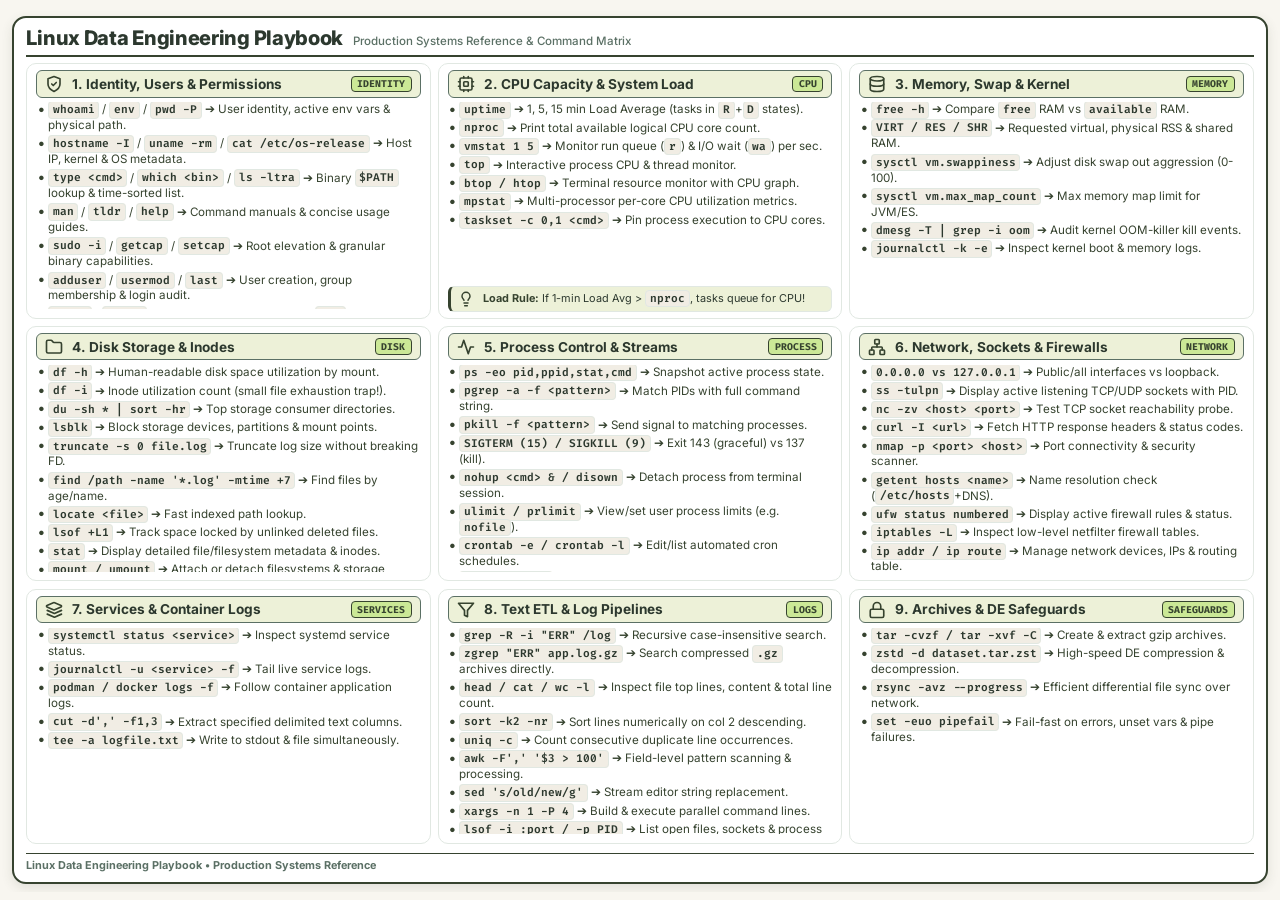
<file: cheatsheet.html>
<!DOCTYPE html>
<html lang="en">
<head>
    <meta charset="UTF-8">
    <meta name="viewport" content="width=device-width, initial-scale=1.0">
    <title>Linux Data Engineering Playbook - Poster Reference</title>
    <!-- Google Fonts: Inter (UI) and Fira Code (Monospace) -->
    <link rel="preconnect" href="https://fonts.googleapis.com">
    <link rel="preconnect" href="https://fonts.gstatic.com" crossorigin>
    <link href="https://fonts.googleapis.com/css2?family=Fira+Code:wght@400;500;600;700&family=Inter:wght@400;500;600;700;800&display=swap" rel="stylesheet">
    
    <style>
        @page {
            size: landscape;
            margin: 8mm;
        }

        :root {
            /* Avocado / Sage Green Theme Tokens */
            --c-tea-green: #cbe896;
            --c-sage-green: #5b7065;
            --c-warm-sand: #f8f6f0;
            --c-soft-sage: #eaf0ec;
            --c-earth-brown: #36432f;
            --c-earth-brown-light: #edf1d8;
            --c-avocado-deep: #2c382e;

            --bg-canvas: #f8f6f0;
            --bg-card: #ffffff;
            --bg-subtle: #edf1d8;
            
            --border-subtle: #e1e8e2;
            --border-strong: #36432f;
            
            --text-heading: #2c382e;
            --text-body: #36432f;
            --text-muted: #5b7065;

            --radius-sm: 6px;
            --radius-md: 10px;
            --radius-lg: 14px;
            --shadow-sm: 0 1px 3px rgba(54, 67, 47, 0.08);
            --shadow-md: 0 4px 12px rgba(54, 67, 47, 0.12);
        }

        * {
            box-sizing: border-box;
            margin: 0;
            padding: 0;
        }

        html, body {
            height: 100vh;
            width: 100vw;
            overflow: hidden;
            background-color: var(--bg-canvas);
            color: var(--text-body);
            font-family: 'Inter', -apple-system, BlinkMacSystemFont, "Segoe UI", Roboto, sans-serif;
            font-size: clamp(0.85rem, 1.25vh + 0.15vw, 0.98rem);
            line-height: 1.35;
            padding: 0.6rem 0.9rem;
            display: flex;
            flex-direction: column;
            align-items: center;
        }

        /* 16:9 Fit-Screen Poster Canvas Container */
        .poster-container {
            width: 100%;
            max-width: 1680px;
            height: 100%;
            background: var(--bg-card);
            border: 2px solid var(--c-earth-brown);
            border-radius: var(--radius-lg);
            padding: 0.65rem 0.9rem;
            box-shadow: var(--shadow-md);
            display: flex;
            flex-direction: column;
            justify-content: space-between;
            position: relative;
            overflow: hidden;
        }

        /* Poster Header Banner */
        .poster-header {
            display: flex;
            align-items: center;
            justify-content: space-between;
            border-bottom: 2px solid var(--c-earth-brown);
            padding-bottom: 0.4rem;
            margin-bottom: 0.45rem;
            flex-shrink: 0;
        }

        .poster-header-title {
            display: flex;
            align-items: baseline;
            gap: 0.75rem;
        }

        .poster-header-title h1 {
            font-family: 'Inter', sans-serif;
            font-size: clamp(1.25rem, 1.95vh + 0.2vw, 1.6rem);
            font-weight: 800;
            color: var(--text-heading);
            letter-spacing: -0.3px;
            line-height: 1.1;
        }

        .poster-header-title p {
            font-family: 'Inter', sans-serif;
            font-size: clamp(0.85rem, 1.1vh + 0.1vw, 0.96rem);
            font-weight: 500;
            color: var(--text-muted);
        }

        /* 3x3 Grid of 9 Section Cards */
        .poster-grid {
            display: grid;
            grid-template-columns: repeat(3, 1fr);
            gap: 0.55rem;
            flex: 1;
            min-height: 0;
            margin-bottom: 0.35rem;
        }

        .card-icon {
            vertical-align: text-bottom;
            display: inline-block;
            margin-right: 0.3rem;
            flex-shrink: 0;
        }

        .card-node {
            background: var(--bg-card);
            border: 1.5px solid var(--border-subtle);
            border-radius: var(--radius-md);
            padding: 0.45rem 0.65rem;
            display: flex;
            flex-direction: column;
            justify-content: space-between;
            position: relative;
            flex: 1;
            min-height: 0;
            overflow: hidden;
        }

        .card-node:hover {
            border-color: var(--c-earth-brown);
        }

        .card-body-wrapper {
            flex: 1;
            min-height: 0;
            overflow: hidden;
            display: flex;
            flex-direction: column;
        }

        /* Unified Card Header Pill Style (No Rainbow Colors) */
        .card-header-pill {
            display: flex;
            align-items: center;
            justify-content: space-between;
            padding: 0.25rem 0.6rem;
            border-radius: var(--radius-sm);
            background: var(--c-earth-brown-light);
            border: 1px solid var(--c-sage-green);
            margin-bottom: 0.35rem;
            flex-shrink: 0;
            color: var(--text-heading);
        }

        .card-header-pill .title {
            font-family: 'Inter', sans-serif;
            font-size: clamp(0.92rem, 1.3vh + 0.15vw, 1.05rem);
            font-weight: 700;
            display: flex;
            align-items: center;
            gap: 0.35rem;
            color: var(--text-heading);
        }

        .card-header-pill .tag {
            font-family: 'Fira Code', monospace;
            font-size: 0.72rem;
            font-weight: 700;
            padding: 0.06rem 0.4rem;
            border-radius: 4px;
            background: var(--c-tea-green);
            color: var(--c-earth-brown);
            border: 1px solid var(--c-earth-brown);
        }

        /* Bullet List */
        .item-list {
            list-style: none;
            margin-bottom: 0.2rem;
            padding-left: 0;
            overflow-y: auto;
            flex: 1;
        }

        .item-list li {
            position: relative;
            padding-left: 0.85rem;
            margin-bottom: 0.2rem;
            font-size: clamp(0.82rem, 1.15vh + 0.1vw, 0.92rem);
            line-height: 1.35;
            color: var(--text-body);
            font-family: 'Inter', sans-serif;
        }

        .item-list li::before {
            content: '•';
            position: absolute;
            left: 0.1rem;
            color: var(--c-earth-brown);
            font-size: 1.05rem;
            line-height: 1;
            top: -0.05rem;
            font-weight: bold;
        }

        /* Monospace Code Formatting */
        code {
            font-family: 'Fira Code', monospace;
            font-size: clamp(0.8rem, 1.1vh + 0.1vw, 0.88rem);
            background: #f1ede4;
            color: var(--text-heading);
            border: 1px solid var(--border-subtle);
            border-radius: 4px;
            padding: 0.02rem 0.28rem;
            font-weight: 600;
        }

        .code-box {
            font-family: 'Fira Code', monospace;
            font-size: clamp(0.78rem, 1.05vh + 0.1vw, 0.86rem);
            background: var(--c-earth-brown);
            color: var(--c-tea-green);
            border-radius: 6px;
            padding: 0.35rem 0.55rem;
            margin: 0.25rem 0;
            line-height: 1.35;
            white-space: pre-wrap;
            word-break: break-all;
            flex-shrink: 0;
        }

        .code-box .comment { color: #a1b5a1; }
        .code-box .cmd { color: #ffffff; font-weight: 700; }

        /* Callout / Safeguard Box */
        .callout-box {
            background: var(--c-earth-brown-light);
            border: 1px solid var(--border-subtle);
            border-left: 3.5px solid var(--c-earth-brown);
            border-radius: var(--radius-sm);
            padding: 0.28rem 0.55rem;
            margin-top: 0.25rem;
            font-size: clamp(0.8rem, 1.05vh + 0.1vw, 0.88rem);
            line-height: 1.35;
            display: flex;
            align-items: center;
            gap: 0.35rem;
            flex-shrink: 0;
            font-family: 'Inter', sans-serif;
            color: var(--text-heading);
        }

        .callout-box strong {
            font-weight: 700;
            color: var(--c-earth-brown);
        }

        /* Poster Footer Banner */
        .poster-footer {
            margin-top: 0.3rem;
            padding-top: 0.3rem;
            border-top: 1.5px solid var(--c-earth-brown);
            display: flex;
            align-items: center;
            justify-content: space-between;
            gap: 0.5rem;
            flex-shrink: 0;
        }

        .tip-pill {
            display: flex;
            align-items: center;
            gap: 0.4rem;
            background: var(--c-tea-green);
            border: 1px solid var(--c-earth-brown);
            color: var(--c-earth-brown);
            border-radius: 6px;
            padding: 0.22rem 0.65rem;
            font-size: 0.8rem;
            font-weight: 700;
            font-family: 'Inter', sans-serif;
        }

        .footer-brand {
            font-size: 0.8rem;
            color: var(--c-sage-green);
            font-weight: 700;
            font-family: 'Inter', sans-serif;
        }

        /* ==========================================================================
           CHEATSHEET MOBILE UI/UX & 1-COLUMN POSTER SCALING (max-width: 768px)
           Leaves Desktop Poster View (>= 1024px) 100% Identical and Unchanged.
           ========================================================================== */

        @media (max-width: 768px) {
            /* 1. Body Viewport Lock Release */
            html, body {
                height: auto !important;
                min-height: 100vh;
                overflow-x: hidden !important;
                overflow-y: auto !important;
                padding: 0.5rem !important;
            }

            /* 2. Container Auto-Scaling */
            .poster-container {
                height: auto !important;
                min-height: 100vh;
                max-width: 100% !important;
                padding: 0.85rem 0.75rem !important;
                overflow: visible !important;
                border-radius: 12px;
            }

            /* 3. Header Responsive Stacking */
            .poster-header {
                flex-direction: column;
                align-items: flex-start;
                gap: 0.45rem;
                margin-bottom: 0.85rem;
            }

            .poster-header-title {
                flex-direction: column;
                align-items: flex-start;
                gap: 0.2rem;
            }

            /* 4. Poster Grid: 3x3 Grid -> Responsive 1-Column Layout */
            .poster-grid {
                grid-template-columns: 1fr !important;
                gap: 0.85rem;
                height: auto !important;
                min-height: auto !important;
                overflow: visible !important;
            }

            .card-node {
                height: auto !important;
                min-height: auto !important;
                overflow: visible !important;
                padding: 0.75rem 0.85rem;
            }

            .card-body-wrapper {
                height: auto !important;
                overflow: visible !important;
            }

            .item-list {
                max-height: none !important;
                overflow: visible !important;
            }

            /* 5. Footer & Tip Pill Touch Targets */
            .poster-footer {
                flex-direction: column;
                align-items: flex-start;
                gap: 0.5rem;
                margin-top: 0.85rem;
                padding-top: 0.65rem;
            }

            .tip-pill {
                width: 100%;
                min-height: 44px;
                justify-content: center;
                padding: 0.6rem 0.85rem;
                touch-action: manipulation;
            }
        }

        @media print {
            body {
                padding: 0;
                background: #ffffff;
                height: 100vh;
                overflow: hidden;
            }
            .poster-container {
                height: 100vh;
                max-width: 100%;
                border: none;
                box-shadow: none;
                padding: 0.4rem;
            }
        }
    </style>
</head>
<body>

    <!-- 16:9 Fit-Screen Poster Canvas Container -->
    <div class="poster-container" id="posterCanvas">

        <!-- Poster Header Banner -->
        <header class="poster-header">
            <div class="poster-header-title">
                <h1>Linux Data Engineering Playbook</h1>
                <p>Production Systems Reference &amp; Command Matrix</p>
            </div>
        </header>

        <!-- 3x3 Grid of 9 Section Cards -->
        <div class="poster-grid">

            <!-- Card 1: Identity, Users & Permissions (19 commands) -->
            <div class="card-node">
                <div class="card-body-wrapper">
                    <div class="card-header-pill">
                        <span class="title"><svg class="card-icon" viewBox="0 0 24 24" width="18" height="18" stroke="#36432f" stroke-width="2.2" fill="none" stroke-linecap="round" stroke-linejoin="round"><path d="M12 22s8-4 8-10V5l-8-3-8 3v7c0 6 8 10 8 10z"></path><path d="m9 12 2 2 4-4"></path></svg> 1. Identity, Users &amp; Permissions</span>
                        <span class="tag">IDENTITY</span>
                    </div>
                    <ul class="item-list">
                        <li><code>whoami</code> / <code>env</code> / <code>pwd -P</code> ➔ User identity, active env vars &amp; physical path.</li>
                        <li><code>hostname -I</code> / <code>uname -rm</code> / <code>cat /etc/os-release</code> ➔ Host IP, kernel &amp; OS metadata.</li>
                        <li><code>type &lt;cmd&gt;</code> / <code>which &lt;bin&gt;</code> / <code>ls -ltra</code> ➔ Binary <code>$PATH</code> lookup &amp; time-sorted list.</li>
                        <li><code>man</code> / <code>tldr</code> / <code>help</code> ➔ Command manuals &amp; concise usage guides.</li>
                        <li><code>sudo -i</code> / <code>getcap</code> / <code>setcap</code> ➔ Root elevation &amp; granular binary capabilities.</li>
                        <li><code>adduser</code> / <code>usermod</code> / <code>last</code> ➔ User creation, group membership &amp; login audit.</li>
                        <li><code>chmod</code> / <code>chown</code> ➔ Modify file permission bits (<code>755</code>) &amp; user/group ownership.</li>
                        <li><code>apt</code> / <code>dpkg -s</code> / <code>dpkg -S</code> ➔ Package management, status &amp; file ownership.</li>
                    </ul>
                </div>
            </div>

            <!-- Card 2: CPU Capacity & System Load (7 commands) -->
            <div class="card-node">
                <div class="card-body-wrapper">
                    <div class="card-header-pill">
                        <span class="title"><svg class="card-icon" viewBox="0 0 24 24" width="18" height="18" stroke="#36432f" stroke-width="2.2" fill="none" stroke-linecap="round" stroke-linejoin="round"><rect width="16" height="16" x="4" y="4" rx="2"></rect><rect width="6" height="6" x="9" y="9" rx="1"></rect><path d="M15 2v2M15 20v2M2 15h2M2 9h2M20 15h2M20 9h2M9 2v2M9 20v2"></path></svg> 2. CPU Capacity &amp; System Load</span>
                        <span class="tag">CPU</span>
                    </div>
                    <ul class="item-list">
                        <li><code>uptime</code> ➔ 1, 5, 15 min Load Average (tasks in <code>R</code>+<code>D</code> states).</li>
                        <li><code>nproc</code> ➔ Print total available logical CPU core count.</li>
                        <li><code>vmstat 1 5</code> ➔ Monitor run queue (<code>r</code>) &amp; I/O wait (<code>wa</code>) per sec.</li>
                        <li><code>top</code> ➔ Interactive process CPU &amp; thread monitor.</li>
                        <li><code>btop / htop</code> ➔ Terminal resource monitor with CPU graph.</li>
                        <li><code>mpstat</code> ➔ Multi-processor per-core CPU utilization metrics.</li>
                        <li><code>taskset -c 0,1 &lt;cmd&gt;</code> ➔ Pin process execution to CPU cores.</li>
                    </ul>
                </div>
                <div class="callout-box">
                    <svg class="card-icon" viewBox="0 0 24 24" width="16" height="16" stroke="#36432f" stroke-width="2.2" fill="none" stroke-linecap="round" stroke-linejoin="round"><path d="M15 14c.2-1 .7-1.7 1.5-2.5 1-.9 1.5-2.2 1.5-3.5A6 6 0 0 0 6 8c0 1 .2 2.2 1.5 3.5.7.7 1.3 1.5 1.5 2.5"></path><path d="M9 18h6"></path><path d="M10 22h4"></path></svg>
                    <div><strong>Load Rule:</strong> If 1-min Load Avg &gt; <code>nproc</code>, tasks queue for CPU!</div>
                </div>
            </div>

            <!-- Card 3: Memory, Swap & Kernel (6 commands) -->
            <div class="card-node">
                <div class="card-body-wrapper">
                    <div class="card-header-pill">
                        <span class="title"><svg class="card-icon" viewBox="0 0 24 24" width="18" height="18" stroke="#36432f" stroke-width="2.2" fill="none" stroke-linecap="round" stroke-linejoin="round"><ellipse cx="12" cy="5" rx="9" ry="3"></ellipse><path d="M3 5v14c0 1.66 4 3 9 3s9-1.34 9-3V5"></path><path d="M3 12c0 1.66 4 3 9 3s9-1.34 9-3"></path></svg> 3. Memory, Swap &amp; Kernel</span>
                        <span class="tag">MEMORY</span>
                    </div>
                    <ul class="item-list">
                        <li><code>free -h</code> ➔ Compare <code>free</code> RAM vs <code>available</code> RAM.</li>
                        <li><code>VIRT / RES / SHR</code> ➔ Requested virtual, physical RSS &amp; shared RAM.</li>
                        <li><code>sysctl vm.swappiness</code> ➔ Adjust disk swap out aggression (0-100).</li>
                        <li><code>sysctl vm.max_map_count</code> ➔ Max memory map limit for JVM/ES.</li>
                        <li><code>dmesg -T | grep -i oom</code> ➔ Audit kernel OOM-killer kill events.</li>
                        <li><code>journalctl -k -e</code> ➔ Inspect kernel boot &amp; memory logs.</li>
                    </ul>
                </div>
            </div>

            <!-- Card 4: Disk Storage, Inodes & Mounts (11 commands) -->
            <div class="card-node">
                <div class="card-body-wrapper">
                    <div class="card-header-pill">
                        <span class="title"><svg class="card-icon" viewBox="0 0 24 24" width="18" height="18" stroke="#36432f" stroke-width="2.2" fill="none" stroke-linecap="round" stroke-linejoin="round"><path d="M20 20a2 2 0 0 0 2-2V8a2 2 0 0 0-2-2h-7.9a2 2 0 0 1-1.69-.9L9.6 3.9A2 2 0 0 0 7.93 3H4a2 2 0 0 0-2 2v13a2 2 0 0 0 2 2Z"></path></svg> 4. Disk Storage &amp; Inodes</span>
                        <span class="tag">DISK</span>
                    </div>
                    <ul class="item-list">
                        <li><code>df -h</code> ➔ Human-readable disk space utilization by mount.</li>
                        <li><code>df -i</code> ➔ Inode utilization count (small file exhaustion trap!).</li>
                        <li><code>du -sh * | sort -hr</code> ➔ Top storage consumer directories.</li>
                        <li><code>lsblk</code> ➔ Block storage devices, partitions &amp; mount points.</li>
                        <li><code>truncate -s 0 file.log</code> ➔ Truncate log size without breaking FD.</li>
                        <li><code>find /path -name '*.log' -mtime +7</code> ➔ Find files by age/name.</li>
                        <li><code>locate &lt;file&gt;</code> ➔ Fast indexed path lookup.</li>
                        <li><code>lsof +L1</code> ➔ Track space locked by unlinked deleted files.</li>
                        <li><code>stat</code> ➔ Display detailed file/filesystem metadata &amp; inodes.</li>
                        <li><code>mount / umount</code> ➔ Attach or detach filesystems &amp; storage devices.</li>
                        <li><code>iostat</code> ➔ Storage device I/O statistics (tps, read/write MB/s).</li>
                    </ul>
                </div>
            </div>

            <!-- Card 5: Process Control & Streams (9 commands) -->
            <div class="card-node">
                <div class="card-body-wrapper">
                    <div class="card-header-pill">
                        <span class="title"><svg class="card-icon" viewBox="0 0 24 24" width="18" height="18" stroke="#36432f" stroke-width="2.2" fill="none" stroke-linecap="round" stroke-linejoin="round"><path d="M22 12h-4l-3 9L9 3l-3 9H2"></path></svg> 5. Process Control &amp; Streams</span>
                        <span class="tag">PROCESS</span>
                    </div>
                    <ul class="item-list">
                        <li><code>ps -eo pid,ppid,stat,cmd</code> ➔ Snapshot active process state.</li>
                        <li><code>pgrep -a -f &lt;pattern&gt;</code> ➔ Match PIDs with full command string.</li>
                        <li><code>pkill -f &lt;pattern&gt;</code> ➔ Send signal to matching processes.</li>
                        <li><code>SIGTERM (15) / SIGKILL (9)</code> ➔ Exit 143 (graceful) vs 137 (kill).</li>
                        <li><code>nohup &lt;cmd&gt; &amp; / disown</code> ➔ Detach process from terminal session.</li>
                        <li><code>ulimit / prlimit</code> ➔ View/set user process limits (e.g. <code>nofile</code>).</li>
                        <li><code>crontab -e / crontab -l</code> ➔ Edit/list automated cron schedules.</li>
                        <li><code>FD 0 / 1 / 2</code> ➔ Standard Input (0), Output (1), Error (2).</li>
                        <li><code>&gt; file 2&gt;&amp;1 &amp; /dev/null</code> ➔ Stream redirection &amp; discard.</li>
                    </ul>
                </div>
            </div>

            <!-- Card 6: Network, Sockets & Firewalls (9 commands) -->
            <div class="card-node">
                <div class="card-body-wrapper">
                    <div class="card-header-pill">
                        <span class="title"><svg class="card-icon" viewBox="0 0 24 24" width="18" height="18" stroke="#36432f" stroke-width="2.2" fill="none" stroke-linecap="round" stroke-linejoin="round"><rect x="16" y="16" width="6" height="6" rx="1"></rect><rect x="2" y="16" width="6" height="6" rx="1"></rect><rect x="9" y="2" width="6" height="6" rx="1"></rect><path d="M5 16v-3a1 1 0 0 1 1-1h12a1 1 0 0 1 1 1v3"></path><path d="M12 12V8"></path></svg> 6. Network, Sockets &amp; Firewalls</span>
                        <span class="tag">NETWORK</span>
                    </div>
                    <ul class="item-list">
                        <li><code>0.0.0.0 vs 127.0.0.1</code> ➔ Public/all interfaces vs loopback.</li>
                        <li><code>ss -tulpn</code> ➔ Display active listening TCP/UDP sockets with PID.</li>
                        <li><code>nc -zv &lt;host&gt; &lt;port&gt;</code> ➔ Test TCP socket reachability probe.</li>
                        <li><code>curl -I &lt;url&gt;</code> ➔ Fetch HTTP response headers &amp; status codes.</li>
                        <li><code>nmap -p &lt;port&gt; &lt;host&gt;</code> ➔ Port connectivity &amp; security scanner.</li>
                        <li><code>getent hosts &lt;name&gt;</code> ➔ Name resolution check (<code>/etc/hosts</code>+DNS).</li>
                        <li><code>ufw status numbered</code> ➔ Display active firewall rules &amp; status.</li>
                        <li><code>iptables -L</code> ➔ Inspect low-level netfilter firewall tables.</li>
                        <li><code>ip addr / ip route</code> ➔ Manage network devices, IPs &amp; routing table.</li>
                    </ul>
                </div>
            </div>

            <!-- Card 7: Services, Containers & Logging (5 commands) -->
            <div class="card-node">
                <div class="card-body-wrapper">
                    <div class="card-header-pill">
                        <span class="title"><svg class="card-icon" viewBox="0 0 24 24" width="18" height="18" stroke="#36432f" stroke-width="2.2" fill="none" stroke-linecap="round" stroke-linejoin="round"><path d="m12.83 2.18a2 2 0 0 0-1.66 0L2.6 6.08a1 1 0 0 0 0 1.83l8.58 3.91a2 2 0 0 0 1.66 0l8.58-3.9a1 1 0 0 0 0-1.83Z"></path><path d="m22 12.5-8.58 3.91a2 2 0 0 1-1.66 0L3 12.5"></path><path d="m22 17.5-8.58 3.91a2 2 0 0 1-1.66 0L3 17.5"></path></svg> 7. Services &amp; Container Logs</span>
                        <span class="tag">SERVICES</span>
                    </div>
                    <ul class="item-list">
                        <li><code>systemctl status &lt;service&gt;</code> ➔ Inspect systemd service status.</li>
                        <li><code>journalctl -u &lt;service&gt; -f</code> ➔ Tail live service logs.</li>
                        <li><code>podman / docker logs -f</code> ➔ Follow container application logs.</li>
                        <li><code>cut -d',' -f1,3</code> ➔ Extract specified delimited text columns.</li>
                        <li><code>tee -a logfile.txt</code> ➔ Write to stdout &amp; file simultaneously.</li>
                    </ul>
                </div>
            </div>

            <!-- Card 8: Text ETL & Log Pipelines (10 commands) -->
            <div class="card-node">
                <div class="card-body-wrapper">
                    <div class="card-header-pill">
                        <span class="title"><svg class="card-icon" viewBox="0 0 24 24" width="18" height="18" stroke="#36432f" stroke-width="2.2" fill="none" stroke-linecap="round" stroke-linejoin="round"><polygon points="22 3 2 3 10 12.46 10 19 14 21 14 12.46 22 3"></polygon></svg> 8. Text ETL &amp; Log Pipelines</span>
                        <span class="tag">LOGS</span>
                    </div>
                    <ul class="item-list">
                        <li><code>grep -R -i "ERR" /log</code> ➔ Recursive case-insensitive search.</li>
                        <li><code>zgrep "ERR" app.log.gz</code> ➔ Search compressed <code>.gz</code> archives directly.</li>
                        <li><code>head / cat / wc -l</code> ➔ Inspect file top lines, content &amp; total line count.</li>
                        <li><code>sort -k2 -nr</code> ➔ Sort lines numerically on col 2 descending.</li>
                        <li><code>uniq -c</code> ➔ Count consecutive duplicate line occurrences.</li>
                        <li><code>awk -F',' '$3 &gt; 100'</code> ➔ Field-level pattern scanning &amp; processing.</li>
                        <li><code>sed 's/old/new/g'</code> ➔ Stream editor string replacement.</li>
                        <li><code>xargs -n 1 -P 4</code> ➔ Build &amp; execute parallel command lines.</li>
                        <li><code>lsof -i :port / -p PID</code> ➔ List open files, sockets &amp; process FDs.</li>
                        <li><code>sysctl -a</code> ➔ Configure runtime kernel parameters dynamically.</li>
                    </ul>
                </div>
            </div>

            <!-- Card 9: Packages, Archives & DE Safeguards (4 commands + Safeguards) -->
            <div class="card-node">
                <div class="card-body-wrapper">
                    <div class="card-header-pill">
                        <span class="title"><svg class="card-icon" viewBox="0 0 24 24" width="18" height="18" stroke="#36432f" stroke-width="2.2" fill="none" stroke-linecap="round" stroke-linejoin="round"><rect width="18" height="11" x="3" y="11" rx="2" ry="2"></rect><path d="M7 11V7a5 5 0 0 1 10 0v4"></path></svg> 9. Archives &amp; DE Safeguards</span>
                        <span class="tag">SAFEGUARDS</span>
                    </div>
                    <ul class="item-list">
                        <li><code>tar -cvzf / tar -xvf -C</code> ➔ Create &amp; extract gzip archives.</li>
                        <li><code>zstd -d dataset.tar.zst</code> ➔ High-speed DE compression &amp; decompression.</li>
                        <li><code>rsync -avz --progress</code> ➔ Efficient differential file sync over network.</li>
                        <li><code>set -euo pipefail</code> ➔ Fail-fast on errors, unset vars &amp; pipe failures.</li>
                    </ul>
                </div>
            </div>

        </div>

        <!-- Poster Footer Banner -->
        <footer class="poster-footer">
            <div class="footer-brand">
                Linux Data Engineering Playbook • Production Systems Reference
            </div>
        </footer>

    </div>

</body>
</html>
</file>
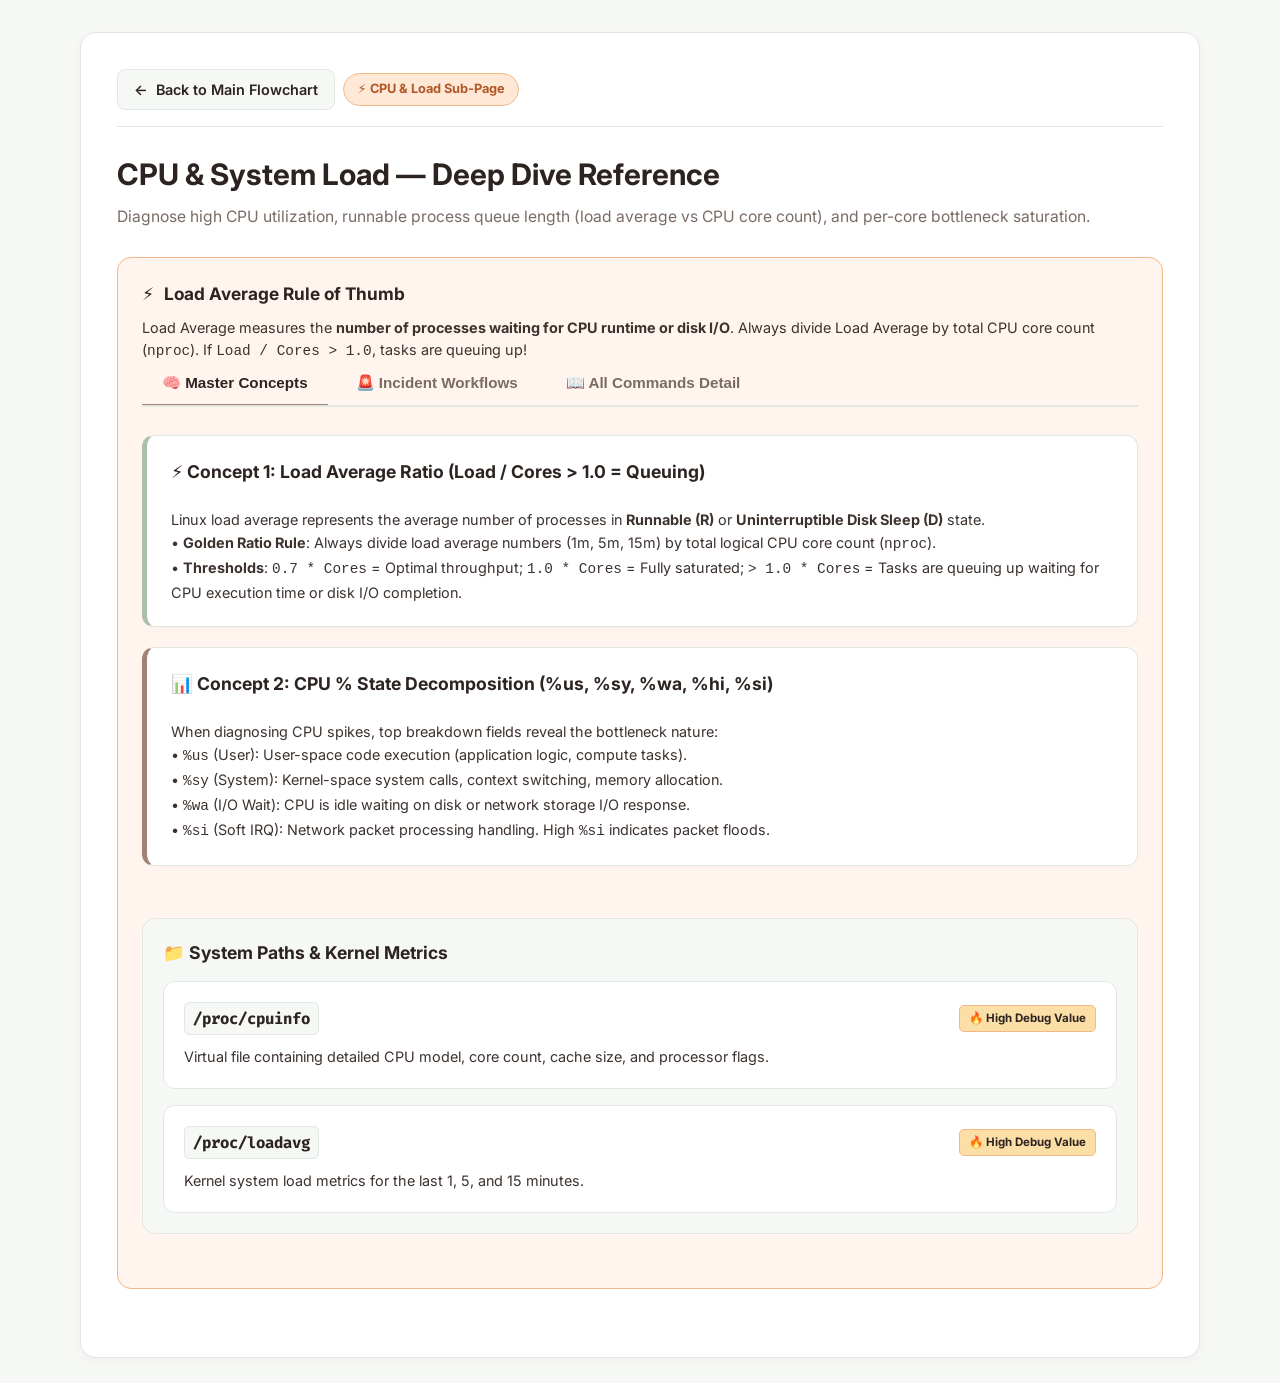
<file: cpu.html>
<!DOCTYPE html>
<html lang="en">
<head>
    <meta charset="UTF-8">
    <meta name="viewport" content="width=device-width, initial-scale=1.0">
    <title>CPU & System Load — Sub-Page | Linux Server Triage</title>
    <!-- Google Fonts -->
    <link rel="preconnect" href="https://fonts.googleapis.com">
    <link rel="preconnect" href="https://fonts.gstatic.com" crossorigin>
    <link href="https://fonts.googleapis.com/css2?family=Fira+Code:wght@400;500;600&family=Inter:wght@300;400;500;600;700&display=swap" rel="stylesheet">
    <style>
        :root {
            --c-tea-green: #cbe896;
            --c-sage-green: #aac0aa;
            --c-warm-sand: #fcdfa6;
            --c-peach: #f4b886;
            --c-taupe: #a18276;

            --bg-canvas: #f6f8f6;
            --bg-board: #ffffff;
            --bg-card: #ffffff;
            --border-subtle: #e1e8e2;
            
            --text-heading: #2d2421;
            --text-body: #3c322e;
            --text-muted: #7a6b65;
            
            --font-sans: 'Inter', system-ui, -apple-system, sans-serif;
            --font-mono: 'Fira Code', monospace;
            
            --shadow-card: 0 4px 12px -2px rgba(161, 130, 118, 0.08);
        }

        * { box-sizing: border-box; margin: 0; padding: 0; }
        body { background-color: var(--bg-canvas); color: var(--text-body); font-family: var(--font-sans); line-height: 1.6; padding: 2rem 1rem; min-height: 100vh; }
        .page-container { max-width: 1120px; margin: 0 auto; background: var(--bg-board); border: 1px solid var(--border-subtle); border-radius: 16px; padding: 2.25rem; box-shadow: var(--shadow-card); }
        .top-nav { display: flex; justify-content: flex-start; gap: 0.5rem; align-items: center; margin-bottom: 1.5rem; padding-bottom: 1rem; border-bottom: 1px solid var(--border-subtle); }
        .back-btn { display: inline-flex; align-items: center; gap: 0.5rem; text-decoration: none; color: var(--text-heading); font-weight: 600; font-size: 0.9rem; background: var(--bg-canvas); padding: 0.5rem 1rem; border-radius: 8px; border: 1px solid var(--border-subtle); transition: all 0.2s ease; }
        .back-btn:hover { background: #ffe8d6; border-color: var(--c-peach); transform: translateX(-2px); }
        .domain-badge { background: #ffe8d6; color: #b05726; font-size: 0.8rem; font-weight: 700; padding: 0.35rem 0.85rem; border-radius: 20px; border: 1px solid #f4b886; }
        .header-title { font-size: 1.85rem; font-weight: 700; color: var(--text-heading); margin-bottom: 0.35rem; }
        .header-subtitle { color: var(--text-muted); font-size: 0.98rem; margin-bottom: 1.75rem; }
        
        .banner-container { background: #fff5ee; border: 1px solid #f4b886; border-radius: 14px; padding: 1.35rem 1.5rem; margin-bottom: 2rem; }
        .banner-title { font-weight: 700; color: var(--text-heading); font-size: 1.08rem; margin-bottom: 0.6rem; display: flex; align-items: center; gap: 0.6rem; }
        .banner-desc { font-size: 0.9rem; color: var(--text-body); line-height: 1.5; }

        .sub-tabs { display: flex; gap: 0.5rem; border-bottom: 2px solid var(--border-subtle); margin-bottom: 1.75rem; overflow-x: auto; white-space: nowrap; }
        .tab-btn { background: none; border: none; font-size: 0.95rem; font-weight: 600; color: var(--text-muted); padding: 0.75rem 1.25rem; cursor: pointer; border-bottom: 3px solid transparent; margin-bottom: -2px; transition: all 0.2s ease; white-space: nowrap; }
        .tab-btn:hover { color: var(--text-heading); background: var(--bg-canvas); border-radius: 6px 6px 0 0; }
        .tab-btn.active { color: var(--text-heading); border-bottom-color: var(--c-taupe); font-weight: 700; }
        .tab-panel { display: none; flex-direction: column; gap: 1.75rem; }
        .tab-panel.active { display: flex; }

        .cmd-block { background: var(--bg-card); border: 1px solid var(--border-subtle); border-radius: 12px; padding: 1.35rem 1.5rem; display: flex; flex-direction: column; gap: 0.9rem; box-shadow: 0 2px 8px rgba(0,0,0,0.02); }
        .cmd-title { font-size: 1.12rem; font-weight: 700; color: var(--text-heading); display: flex; align-items: center; gap: 0.55rem; }
        .cmd-icon { color: var(--c-taupe); font-family: var(--font-mono); font-weight: 700; }
        .cmd-intent { font-size: 0.88rem; color: var(--text-muted); font-weight: 500; }
        .code-box { background: #2d2421; border-radius: 8px; padding: 0.75rem 1rem; font-family: var(--font-mono); font-size: 0.9rem; color: #f6f8f6; display: flex; justify-content: space-between; align-items: center; }
        .code-text { color: #f4b886; font-weight: 600; }
        .copy-btn { background: rgba(255, 255, 255, 0.12); border: 1px solid rgba(255, 255, 255, 0.2); color: #ffffff; padding: 0.3rem 0.75rem; border-radius: 6px; font-size: 0.78rem; font-weight: 600; cursor: pointer; transition: all 0.2s ease; }
        .copy-btn:hover { background: #f4b886; color: #2d2421; }

        .flags-box { background: var(--bg-canvas); border: 1px solid var(--border-subtle); border-radius: 8px; padding: 0.75rem 1rem; display: flex; flex-direction: column; gap: 0.5rem; }
        .flags-box-header { font-size: 0.76rem; font-weight: 700; color: var(--text-muted); text-transform: uppercase; letter-spacing: 0.05em; padding-bottom: 0.35rem; border-bottom: 1px dashed var(--border-subtle); display: flex; align-items: center; gap: 0.4rem; }
        .flags-box-body { display: flex; flex-direction: column; gap: 0.45rem; }
        .flag-row { display: flex; align-items: center; gap: 0.75rem; font-size: 0.85rem; color: var(--text-body); }
        .flag-code { font-family: var(--font-mono); font-weight: 700; color: var(--text-heading); background: #ffffff; padding: 0.15rem 0.5rem; border-radius: 4px; border: 1px solid var(--border-subtle); font-size: 0.8rem; white-space: nowrap; min-width: 100px; text-align: center; }

        .output-box { background: #faf8f5; color: #2d2421; border: 1px solid #e1e8e2; font-family: var(--font-mono); font-size: 0.83rem; padding: 0.85rem 1.1rem; border-radius: 8px; overflow-x: auto; white-space: pre; }
        .metric-box { background: #ffe8d6; color: #b05726; border: 1px solid #f4b886; border-radius: 8px; padding: 0.65rem 0.95rem; font-size: 0.86rem; font-weight: 500; display: flex; align-items: flex-start; gap: 0.5rem; }

        .cards-grid { display: flex; flex-direction: column; gap: 1rem; }
        .path-card, .scenario-card { background: var(--bg-card); border: 1px solid var(--border-subtle); border-radius: 12px; padding: 1.25rem; display: flex; flex-direction: column; gap: 0.6rem; }
        .path-header { display: flex; justify-content: space-between; align-items: center; }
        .path-code { font-family: var(--font-mono); font-weight: 700; font-size: 0.98rem; color: var(--text-heading); background: var(--bg-canvas); padding: 0.2rem 0.5rem; border-radius: 5px; border: 1px solid var(--border-subtle); }
        .priority-tag { font-size: 0.72rem; font-weight: 700; padding: 0.22rem 0.55rem; border-radius: 5px; }
        .p-high { background: #fcdfa6; color: #2d2421; border: 1px solid #f4b886; }
        .p-sys { background: #e1e8e2; color: #4a3e39; border: 1px solid #aac0aa; }

        #toast { position: fixed; bottom: 2rem; right: 2rem; background: var(--text-heading); color: #ffffff; padding: 0.65rem 1.25rem; border-radius: 8px; font-size: 0.88rem; font-weight: 500; box-shadow: 0 4px 16px rgba(0,0,0,0.2); opacity: 0; transform: translateY(10px); transition: all 0.25s ease; pointer-events: none; z-index: 1000; }
        #toast.show { opacity: 1; transform: translateY(0); }

        /* Consolidated Incident Flow Card Container */
        .incident-flow-card {
            background: #ffffff;
            border: 1px solid var(--border-subtle);
            border-radius: 12px;
            padding: 1.1rem 1.35rem;
            display: flex;
            flex-direction: column;
            gap: 0.85rem;
            box-shadow: var(--shadow-card);
            transition: all 0.2s ease;
            margin-bottom: 1rem;
        }

        .incident-flow-card:hover {
            border-color: var(--c-taupe);
            box-shadow: var(--shadow-hover);
        }

        .incident-flow-card[data-category="identity"] { border-left: 5px solid var(--c-sage-green); }
        .incident-flow-card[data-category="cpu"]      { border-left: 5px solid var(--c-peach); }
        .incident-flow-card[data-category="memory"]   { border-left: 5px solid var(--c-warm-sand); }
        .incident-flow-card[data-category="disk"]     { border-left: 5px solid var(--c-tea-green); }
        .incident-flow-card[data-category="network"]  { border-left: 5px solid var(--c-taupe); }
        .incident-flow-card[data-category="services"] { border-left: 5px solid var(--c-sage-green); }

        .incident-card-header {
            display: flex;
            justify-content: space-between;
            align-items: center;
            gap: 1rem;
            flex-wrap: wrap;
        }

        .incident-card-title-group {
            display: flex;
            align-items: center;
            gap: 0.65rem;
        }

        .incident-card-title {
            font-size: 1.05rem;
            font-weight: 700;
            color: var(--text-heading);
        }

        .incident-card-actions {
            display: flex;
            align-items: center;
            gap: 0.5rem;
        }

        /* Clean Neutral Strategy Banner */
        .incident-strategy-banner {
            background: #f6f8f6;
            border: 1px solid #e1e8e2;
            border-radius: 8px;
            padding: 0.65rem 0.85rem;
            font-size: 0.78rem;
            line-height: 1.45;
            display: flex;
            flex-direction: column;
            gap: 0.45rem;
        }

        .rule-badge {
            color: #4a3e39;
            font-weight: 700;
            font-size: 0.82rem;
            flex-shrink: 0;
            margin-right: 0.15rem;
            background: transparent;
            border: none;
            padding: 0;
        }

        .incident-steps-grid {
            display: grid;
            grid-template-columns: repeat(4, 1fr);
            gap: 0.75rem;
        }

        @media (max-width: 1024px) {
            .incident-steps-grid {
                grid-template-columns: repeat(2, 1fr);
            }
        }

        .incident-step-card {
            background: var(--bg-canvas);
            border: 1px solid var(--border-subtle);
            border-radius: 8px;
            padding: 0.75rem 0.85rem;
            display: flex;
            flex-direction: column;
            gap: 0.45rem;
        }

        .step-header {
            display: flex;
            justify-content: space-between;
            align-items: center;
            gap: 0.35rem;
        }

        .step-code-box {
            margin: 0.15rem 0;
            overflow-x: auto;
            white-space: nowrap;
        }

        .step-code-box code {
            background: #fdf2e1;
            border: 1px solid #f5c278;
            color: #4a2810;
            font-weight: 700;
            padding: 0.22rem 0.55rem;
            border-radius: 5px;
            display: inline-block;
            font-size: 0.78rem;
        }

        .step-intent-desc {
            font-size: 0.75rem;
            color: var(--text-body);
            line-height: 1.35;
        }

        .step-tag-num {
            font-size: 0.72rem;
            font-weight: 700;
            text-transform: uppercase;
            color: var(--text-muted);
            letter-spacing: 0.04em;
        }

        /* Soft Unified Sage Green Tags */
        .step-tag {
            background: #e8efe8;
            color: #2d3a28;
            border: 1px solid #c2d1b0;
            padding: 0.15rem 0.5rem;
            border-radius: 4px;
            font-weight: 700;
            font-size: 0.72rem;
            white-space: nowrap;
        }
        .cmd-node {
            background: #edf1d8;
            border: 1px solid #c4cb98;
            border-radius: 6px;
            padding: 0.3rem 0.55rem;
            cursor: pointer;
            transition: all 0.2s ease;
            display: inline-flex;
            align-items: center;
            gap: 0.35rem;
            box-shadow: 0 1px 3px rgba(65, 78, 50, 0.08);
            position: relative;
            white-space: nowrap;
            flex-shrink: 0;
        }
        .cmd-node:hover {
            background: #e2e8c2;
            border-color: #a8b276;
            transform: translateY(-1px);
            box-shadow: 0 3px 8px rgba(168, 178, 118, 0.3);
        }
        .cmd-node:hover .cmd-label,
        .cmd-node:hover .cmd-icon {
            color: #2b3824;
        }
        .cmd-icon {
            font-family: var(--font-mono);
            font-size: 0.72rem;
            color: #36432f;
            font-weight: bold;
            white-space: nowrap;
            flex-shrink: 0;
        }
        .cmd-label {
            font-family: var(--font-mono);
            font-size: 0.78rem;
            color: #36432f;
            font-weight: 700;
            white-space: nowrap;
        }
</style>
</head>
<body>

    <div class="page-container">
        <div class="top-nav">
            <a href="index.html" class="back-btn">
                <span>←</span>
                <span>Back to Main Flowchart</span>
            </a>
            <span class="domain-badge">⚡ CPU & Load Sub-Page</span>
        </div>

        <h1 class="header-title">CPU & System Load — Deep Dive Reference</h1>
        <p class="header-subtitle">Diagnose high CPU utilization, runnable process queue length (load average vs CPU core count), and per-core bottleneck saturation.</p>

        <div class="banner-container">
            <div class="banner-title">
                <span>⚡</span>
                <span>Load Average Rule of Thumb</span>
            </div>
            <div class="banner-desc">
                Load Average measures the <strong>number of processes waiting for CPU runtime or disk I/O</strong>. Always divide Load Average by total CPU core count (<code>nproc</code>). If <code>Load / Cores > 1.0</code>, tasks are queuing up!
            </div>
              <div class="sub-tabs">
            <button class="tab-btn active" onclick="switchTab('concepts', this)">🧠 Master Concepts</button>
            <button class="tab-btn" onclick="switchTab('incidents', this)">🚨 Incident Workflows</button>
            <button class="tab-btn" onclick="switchTab('detail', this)">📖 All Commands Detail</button>
        </div>

        <!-- TAB 1: Master Concepts -->
        <div id="concepts" class="tab-panel active">
            <div class="cards-grid" style="grid-template-columns: 1fr; gap: 1.25rem; margin-bottom: 1.5rem;">
                <div class="cmd-block" style="border-left: 5px solid var(--c-sage-green);">
                    <div class="cmd-title" style="font-size: 1.1rem; color: var(--text-heading); margin-bottom: 0.5rem;">
                        ⚡ Concept 1: Load Average Ratio (Load / Cores &gt; 1.0 = Queuing)
                    </div>
                    <div style="font-size: 0.9rem; line-height: 1.6; color: var(--text-body);">
                        Linux load average represents the average number of processes in <strong>Runnable (R)</strong> or <strong>Uninterruptible Disk Sleep (D)</strong> state.<br>
                        • <strong>Golden Ratio Rule</strong>: Always divide load average numbers (1m, 5m, 15m) by total logical CPU core count (<code>nproc</code>).<br>
                        • <strong>Thresholds</strong>: <code>0.7 * Cores</code> = Optimal throughput; <code>1.0 * Cores</code> = Fully saturated; <code>&gt; 1.0 * Cores</code> = Tasks are queuing up waiting for CPU execution time or disk I/O completion.
                    </div>
                </div>

                <div class="cmd-block" style="border-left: 5px solid var(--c-taupe);">
                    <div class="cmd-title" style="font-size: 1.1rem; color: var(--text-heading); margin-bottom: 0.5rem;">
                        📊 Concept 2: CPU % State Decomposition (%us, %sy, %wa, %hi, %si)
                    </div>
                    <div style="font-size: 0.9rem; line-height: 1.6; color: var(--text-body);">
                        When diagnosing CPU spikes, top breakdown fields reveal the bottleneck nature:<br>
                        • <code>%us</code> (User): User-space code execution (application logic, compute tasks).<br>
                        • <code>%sy</code> (System): Kernel-space system calls, context switching, memory allocation.<br>
                        • <code>%wa</code> (I/O Wait): CPU is idle waiting on disk or network storage I/O response.<br>
                        • <code>%si</code> (Soft IRQ): Network packet processing handling. High <code>%si</code> indicates packet floods.
                    </div>
                </div>
            </div>

            <!-- Debug-Relevant System Paths -->
            <div class="banner-container" style="background:#f6f8f6; border-color:var(--border-subtle); padding: 1.25rem;">
                <div class="banner-title" style="font-size: 1.1rem; margin-bottom: 0.85rem;">
                    📁 System Paths &amp; Kernel Metrics
                </div>
                <div class="cards-grid">
                    <div class="path-card">
                        <div class="path-header"><span class="path-code">/proc/cpuinfo</span><span class="priority-tag p-high">🔥 High Debug Value</span></div>
                        <p style="font-size:0.9rem; color:var(--text-body);">Virtual file containing detailed CPU model, core count, cache size, and processor flags.</p>
                    </div>
                    <div class="path-card">
                        <div class="path-header"><span class="path-code">/proc/loadavg</span><span class="priority-tag p-high">🔥 High Debug Value</span></div>
                        <p style="font-size:0.9rem; color:var(--text-body);">Kernel system load metrics for the last 1, 5, and 15 minutes.</p>
                    </div>
                </div>
            </div>
        </div>

        <!-- TAB 2: Incident Workflows -->
        <div id="incidents" class="tab-panel">
            <div class="incident-flow-card" data-category="cpu">
                <div class="incident-card-header">
                    <div class="incident-card-title-group">
                        <h3 class="incident-card-title">⚡ High CPU Load Spike &amp; Server Lag</h3>
                    </div>
                    <div class="incident-card-actions">
                        <span class="category-badge">CPU &amp; Load</span>
                    </div>
                </div>

                <div class="incident-strategy-banner decision-box">
                    <strong>🎯 Triage Strategy &amp; Intention Logic:</strong>
                    <div class="step-list">
                        <span>• <strong>Load Trend vs Capacity:</strong> Compare 1m/5m/15m load average against logical core count (<code>nproc</code>).</span>
                        <span>• <strong>Classify Bottleneck:</strong> Isolate %us (App code heavy), %sy (Kernel system call overhead), or %wa (Disk I/O wait).</span>
                    </div>
                </div>

                <div class="incident-steps-grid">
                    <!-- Step 1 -->
                    <div class="incident-step-card">
                        <div class="step-header">
                            <span class="step-tag-num">Step 1: Quick Scan</span>
                            <button class="cmd-node" onclick="openModal('uptime')">
                                <span class="cmd-icon">&gt;_</span>
                                <span class="cmd-label">uptime</span>
                            </button>
                        </div>
                        <div class="step-code-box">
                            <code>uptime &amp;&amp; nproc</code>
                        </div>
                        <div class="step-intent-desc">Compare load average trend to available CPU logical core capacity</div>
                    </div>

                    <!-- Step 2 -->
                    <div class="incident-step-card">
                        <div class="step-header">
                            <span class="step-tag-num">Step 2: Pinpoint Type</span>
                            <button class="cmd-node" onclick="openModal('vmstat')">
                                <span class="cmd-icon">&gt;_</span>
                                <span class="cmd-label">vmstat 1 5</span>
                            </button>
                        </div>
                        <div class="step-code-box">
                            <code>vmstat 1 5</code>
                        </div>
                        <div class="step-intent-desc">Sample CPU metrics to isolate %us (App), %sy (Kernel), or %wa (Disk wait)</div>
                    </div>

                    <!-- Step 3 -->
                    <div class="incident-step-card">
                        <div class="step-header">
                            <span class="step-tag-num">Step 3: Top CPU PID</span>
                            <button class="cmd-node" onclick="openModal('top')">
                                <span class="cmd-icon">&gt;_</span>
                                <span class="cmd-label">top</span>
                            </button>
                        </div>
                        <div class="step-code-box">
                            <code>top -b -n1 | head -n 15</code>
                        </div>
                        <div class="step-intent-desc">Target process list by %CPU to find the top resource-consuming PID</div>
                    </div>

                    <!-- Step 4 -->
                    <div class="incident-step-card">
                        <div class="step-header">
                            <span class="step-tag-num">Step 4: Remediation</span>
                            <button class="cmd-node" onclick="openModal('kill-signals')">
                                <span class="cmd-icon">&gt;_</span>
                                <span class="cmd-label">kill -15</span>
                            </button>
                        </div>
                        <div class="step-code-box">
                            <code>kill -15 &lt;PID&gt;</code>
                        </div>
                        <div class="step-intent-desc">Send SIGTERM (15) for graceful app shutdown or adjust priority with renice</div>
                    </div>
                </div>
            </div>

            <div class="cards-grid" style="margin-top: 1rem;">
                <div class="scenario-card">
                    <h3 style="font-size:1.02rem; font-weight:700; color:var(--text-heading); margin-bottom:0.4rem;">🔥 High %wa (I/O Wait Saturation)</h3>
                    <p style="font-size:0.9rem; color:var(--text-body);">If <code>top</code> shows low <code>%us</code> (User) but high <code>%wa</code> (&gt;20%), the CPU is idle waiting for slow disk storage. Jump to Disk Storage sub-page!</p>
                </div>
                <div class="scenario-card">
                    <h3 style="font-size:1.02rem; font-weight:700; color:var(--text-heading); margin-bottom:0.4rem;">⚙️ Single-Thread CPU Bottleneck</h3>
                    <p style="font-size:0.9rem; color:var(--text-body);">Node.js or Python processes run single-threaded loops. Overall host CPU may show 12% on 8 cores, but Core 0 is 100% pinned! Check <code>mpstat -P ALL</code>.</p>
                </div>
            </div>
        </div>

        <!-- TAB 3: All Commands Detail -->
        <div id="detail" class="tab-panel">
            <h3 style="font-size: 1.15rem; color: var(--text-heading); margin-bottom: 1.2rem;">📖 All CPU &amp; Load Commands (Flat Scannable View)</h3>
            
            <!-- top -b -n1 -->
            <div class="cmd-block">
                <div class="cmd-header">
                    <div>
                        <div class="cmd-title"><span class="cmd-icon">&gt;_</span> top -b -n1</div>
                        <div class="cmd-intent">Non-interactive CPU snapshot for logs, scripts, &amp; instant process listing</div>
                    </div>
                </div>
                <div class="code-box">
                    <span class="code-text">$ top -b -n1 | head -n 20</span>
                    <button class="copy-btn" onclick="copyText('top -b -n1 | head -n 20')">📋 Copy Command</button>
                </div>
                <div class="flags-box">
                    <div class="flags-box-header"><span>🔑</span> <span>Flag Breakdown</span></div>
                    <div class="flags-box-body">
                        <div class="flag-row"><span class="flag-code">-b</span> <span>Batch mode (non-interactive, suitable for logging)</span></div>
                        <div class="flag-row"><span class="flag-code">-n 1</span> <span>Number of iterations (exit immediately after 1 refresh)</span></div>
                    </div>
                </div>
                <div class="output-box">%Cpu(s): 85.2 us, 12.1 sy,  0.0 ni,  2.7 id,  0.0 wa,  0.0 hi,  0.0 si
  PID USER      PR  NI    VIRT    RES    SHR S  %CPU  %MEM     TIME+ COMMAND
 4821 spark     20   0 14.2g   8.1g  1.2g R 380.2  26.1  45:12.10 java</div>
                <div class="metric-box">
                    <span>🎯</span>
                    <div><strong>RULE</strong>: Batch top captures immediate CPU hog PIDs without launching interactive UI overhead.</div>
                </div>
            </div>

            <!-- mpstat -P ALL -->
            <div class="cmd-block">
                <div class="cmd-header">
                    <div>
                        <div class="cmd-title"><span class="cmd-icon">&gt;_</span> mpstat -P ALL 1 3</div>
                        <div class="cmd-intent">Per-CPU core utilization breakdown probe</div>
                    </div>
                </div>
                <div class="code-box">
                    <span class="code-text">$ mpstat -P ALL 1 3</span>
                    <button class="copy-btn" onclick="copyText('mpstat -P ALL 1 3')">📋 Copy Command</button>
                </div>
                <div class="output-box">CPU    %usr   %sys  %iowait   %idle
all    25.0    2.5     0.0    72.5
  0   100.0    0.0     0.0     0.0  &lt;-- Core 0 maxed out!
  1     0.0    0.0     0.0   100.0</div>
            </div>

            <!-- ps STAT -->
            <div class="cmd-block">
                <div class="cmd-header">
                    <div>
                        <div class="cmd-title"><span class="cmd-icon">&gt;_</span> ps -eo pid,ppid,stat,cmd</div>
                        <div class="cmd-intent">Inspect process STAT execution states (R/S vs D uninterruptible disk sleep vs Z zombie)</div>
                    </div>
                </div>
                <div class="code-box">
                    <span class="code-text">$ ps -eo pid,ppid,stat,cmd | grep -E 'D|Z'</span>
                    <button class="copy-btn" onclick="copyText('ps -eo pid,ppid,stat,cmd')">📋 Copy Command</button>
                </div>
                <div class="flags-box">
                    <div class="flags-box-header"><span>🔑</span> <span>Process STAT Code Matrix</span></div>
                    <div class="flags-box-body">
                        <div class="flag-row"><span class="flag-code">R / S</span> <span>Running / Interruptible Sleep (normal operating process)</span></div>
                        <div class="flag-row"><span class="flag-code">D</span> <span><strong>Uninterruptible Sleep</strong> — stuck waiting on disk I/O, NFS mount, or hardware lock</span></div>
                        <div class="flag-row"><span class="flag-code">Z</span> <span><strong>Zombie</strong> — terminated process whose parent failed to reap exit code with <code>wait()</code></span></div>
                    </div>
                </div>
                <div class="output-box">  PID  PPID STAT CMD
 1824  1012 D    [nfs_handler]  &lt;-- Stuck on NFS I/O
 2940  1012 Z    [app_worker] &lt;defunct&gt;  &lt;-- Zombie unreaped</div>
                <div class="metric-box">
                    <span>🎯</span>
                    <div><strong>PROCESS TRIAGE</strong>: <code>D</code> state processes cannot be killed with <code>kill -9</code> because they are asleep inside kernel syscalls; fix the underlying storage or unmount NFS.</div>
                </div>
            </div>
        </div>
    </div>

    <div id="toast">Copied to clipboard!</div>
    <script>
        function switchTab(panelId, btnElem) {
            document.querySelectorAll('.tab-btn').forEach(b => b.classList.remove('active'));
            document.querySelectorAll('.tab-panel').forEach(p => p.classList.remove('active'));
            if (!btnElem) {
                btnElem = document.querySelector(`.tab-btn[onclick*="'${panelId}'"]`);
            }
            if (btnElem) btnElem.classList.add('active');
            const target = document.getElementById(panelId);
            if (target) target.classList.add('active');

            try {
                if (window.location.hash !== '#' + panelId) {
                    history.replaceState(null, null, '#' + panelId);
                }
                localStorage.setItem('activeSubpageTab', panelId);
            } catch (e) {}
        }

        function restoreSubpageTabState() {
            let panel = 'concepts';
            const hash = window.location.hash.replace('#', '').toLowerCase();
            if (['incidents', 'workflows'].includes(hash)) {
                panel = 'incidents';
            } else if (['detail', 'commands'].includes(hash)) {
                panel = 'detail';
            } else if (['concepts', 'master'].includes(hash)) {
                panel = 'concepts';
            } else {
                try {
                    const saved = localStorage.getItem('activeSubpageTab');
                    if (saved) panel = saved;
                } catch (e) {}
            }
            switchTab(panel);
        }

        document.addEventListener('DOMContentLoaded', restoreSubpageTabState);
        window.addEventListener('hashchange', restoreSubpageTabState);

        function copyText(str) {
            navigator.clipboard.writeText(str).then(() => {
                const toast = document.getElementById('toast');
                toast.textContent = `Copied "${str}" to clipboard!`;
                toast.classList.add('show');
                setTimeout(() => toast.classList.remove('show'), 2000);
            });
        }

        function openModal(cmdId) {
            const detailTabBtn = document.querySelectorAll('.tab-btn')[2];
            if (detailTabBtn) switchTab('detail', detailTabBtn);
        }

        function openChildPage(catKey) {
            window.location.href = catKey + '.html';
        }
    </script>
</body>
</html>
</file>
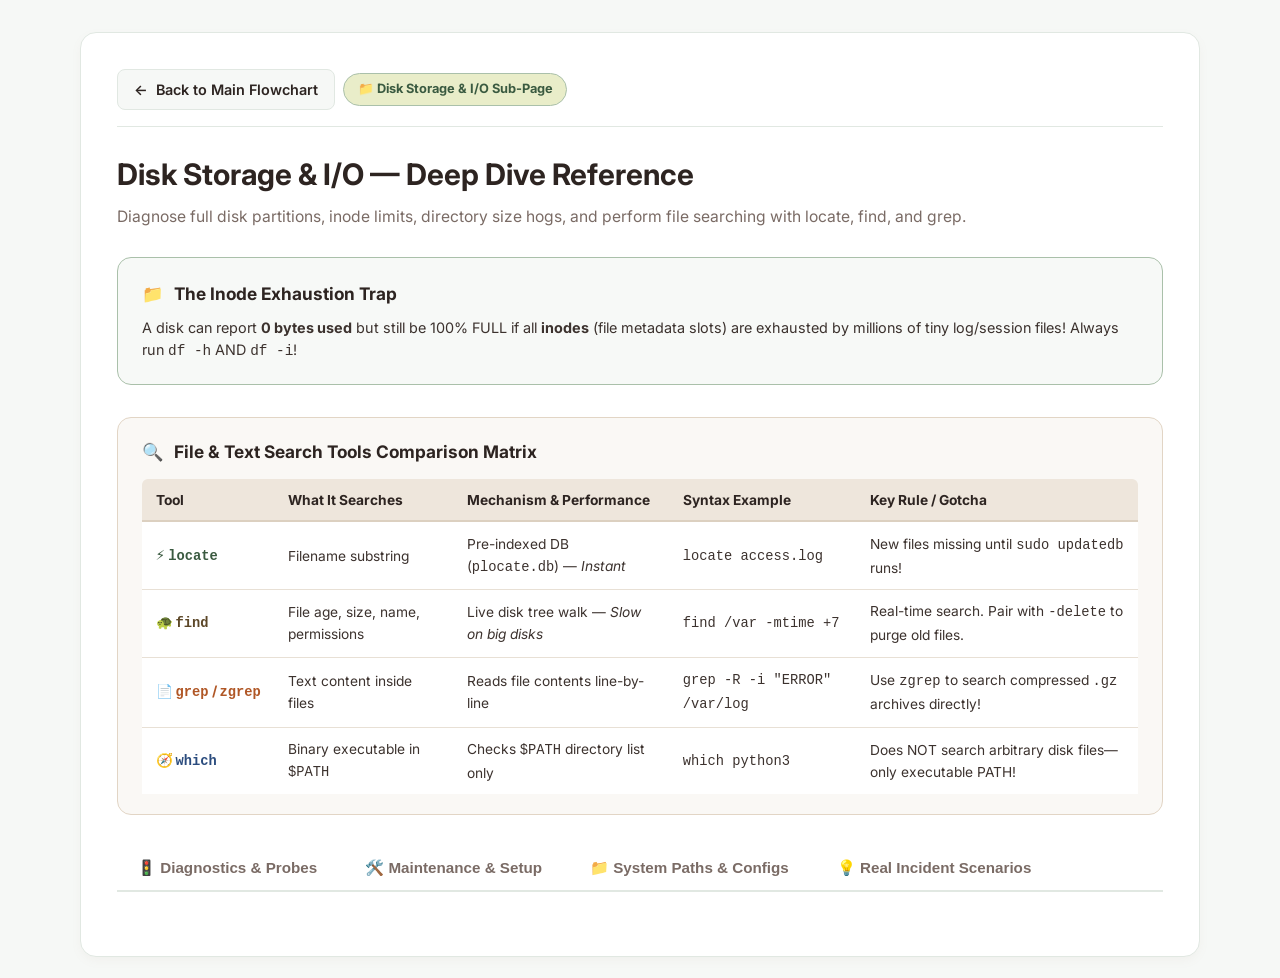
<file: disk.html>
<!DOCTYPE html>
<html lang="en">
<head>
    <meta charset="UTF-8">
    <meta name="viewport" content="width=device-width, initial-scale=1.0">
    <title>Disk Storage & I/O — Sub-Page | Linux Server Triage</title>
    <!-- Google Fonts -->
    <link rel="preconnect" href="https://fonts.googleapis.com">
    <link rel="preconnect" href="https://fonts.gstatic.com" crossorigin>
    <link href="https://fonts.googleapis.com/css2?family=Fira+Code:wght@400;500;600&family=Inter:wght@300;400;500;600;700&display=swap" rel="stylesheet">
    <style>
        :root {
            --c-tea-green: #cbe896;
            --c-sage-green: #aac0aa;
            --c-warm-sand: #fcdfa6;
            --c-peach: #f4b886;
            --c-taupe: #a18276;

            --bg-canvas: #f6f8f6;
            --bg-board: #ffffff;
            --bg-card: #ffffff;
            --border-subtle: #e1e8e2;
            
            --text-heading: #2d2421;
            --text-body: #3c322e;
            --text-muted: #7a6b65;
            
            --font-sans: 'Inter', system-ui, -apple-system, sans-serif;
            --font-mono: 'Fira Code', monospace;
            
            --shadow-card: 0 4px 12px -2px rgba(161, 130, 118, 0.08);
        }

        * { box-sizing: border-box; margin: 0; padding: 0; }
        body { background-color: var(--bg-canvas); color: var(--text-body); font-family: var(--font-sans); line-height: 1.6; padding: 2rem 1rem; min-height: 100vh; }
        .page-container { max-width: 1120px; margin: 0 auto; background: var(--bg-board); border: 1px solid var(--border-subtle); border-radius: 16px; padding: 2.25rem; box-shadow: var(--shadow-card); }
        .top-nav { display: flex; justify-content: flex-start; gap: 0.5rem; align-items: center; margin-bottom: 1.5rem; padding-bottom: 1rem; border-bottom: 1px solid var(--border-subtle); }
        .back-btn { display: inline-flex; align-items: center; gap: 0.5rem; text-decoration: none; color: var(--text-heading); font-weight: 600; font-size: 0.9rem; background: var(--bg-canvas); padding: 0.5rem 1rem; border-radius: 8px; border: 1px solid var(--border-subtle); transition: all 0.2s ease; }
        .back-btn:hover { background: var(--c-soft-sage); border-color: var(--c-sage-green); transform: translateX(-2px); }
        .domain-badge { background: #e9edc9; color: #3a5a40; font-size: 0.8rem; font-weight: 700; padding: 0.35rem 0.85rem; border-radius: 20px; border: 1px solid #aac0aa; }
        .header-title { font-size: 1.85rem; font-weight: 700; color: var(--text-heading); margin-bottom: 0.35rem; }
        .header-subtitle { color: var(--text-muted); font-size: 0.98rem; margin-bottom: 1.75rem; }
        
        .banner-container { background: #f7f9f7; border: 1px solid #aac0aa; border-radius: 14px; padding: 1.35rem 1.5rem; margin-bottom: 2rem; }
        .banner-title { font-weight: 700; color: var(--text-heading); font-size: 1.08rem; margin-bottom: 0.6rem; display: flex; align-items: center; gap: 0.6rem; }
        .banner-desc { font-size: 0.9rem; color: var(--text-body); line-height: 1.5; }

        .sub-tabs { display: flex; gap: 0.5rem; border-bottom: 2px solid var(--border-subtle); margin-bottom: 1.75rem; overflow-x: auto; white-space: nowrap; }
        .tab-btn { background: none; border: none; font-size: 0.95rem; font-weight: 600; color: var(--text-muted); padding: 0.75rem 1.25rem; cursor: pointer; border-bottom: 3px solid transparent; margin-bottom: -2px; transition: all 0.2s ease; white-space: nowrap; }
        .tab-btn:hover { color: var(--text-heading); background: var(--bg-canvas); border-radius: 6px 6px 0 0; }
        .tab-btn.active { color: var(--text-heading); border-bottom-color: var(--c-taupe); font-weight: 700; }
        .tab-panel { display: none; flex-direction: column; gap: 1.75rem; }
        .tab-panel.active { display: flex; }

        .cmd-block { background: var(--bg-card); border: 1px solid var(--border-subtle); border-radius: 12px; padding: 1.35rem 1.5rem; display: flex; flex-direction: column; gap: 0.9rem; box-shadow: 0 2px 8px rgba(0,0,0,0.02); }
        .cmd-title { font-size: 1.12rem; font-weight: 700; color: var(--text-heading); display: flex; align-items: center; gap: 0.55rem; }
        .cmd-icon { color: var(--c-taupe); font-family: var(--font-mono); font-weight: 700; }
        .cmd-intent { font-size: 0.88rem; color: var(--text-muted); font-weight: 500; }
        .code-box { background: #2d2421; border-radius: 8px; padding: 0.75rem 1rem; font-family: var(--font-mono); font-size: 0.9rem; color: #f6f8f6; display: flex; justify-content: space-between; align-items: center; }
        .code-text { color: #cbe896; font-weight: 600; }
        .copy-btn { background: rgba(255, 255, 255, 0.12); border: 1px solid rgba(255, 255, 255, 0.2); color: #ffffff; padding: 0.3rem 0.75rem; border-radius: 6px; font-size: 0.78rem; font-weight: 600; cursor: pointer; transition: all 0.2s ease; }
        .copy-btn:hover { background: #cbe896; color: #2d2421; }

        .flags-box { background: var(--bg-canvas); border: 1px solid var(--border-subtle); border-radius: 8px; padding: 0.75rem 1rem; display: flex; flex-direction: column; gap: 0.5rem; }
        .flags-box-header { font-size: 0.76rem; font-weight: 700; color: var(--text-muted); text-transform: uppercase; letter-spacing: 0.05em; padding-bottom: 0.35rem; border-bottom: 1px dashed var(--border-subtle); display: flex; align-items: center; gap: 0.4rem; }
        .flags-box-body { display: flex; flex-direction: column; gap: 0.45rem; }
        .flag-row { display: flex; align-items: center; gap: 0.75rem; font-size: 0.85rem; color: var(--text-body); }
        .flag-code { font-family: var(--font-mono); font-weight: 700; color: var(--text-heading); background: #ffffff; padding: 0.15rem 0.5rem; border-radius: 4px; border: 1px solid var(--border-subtle); font-size: 0.8rem; white-space: nowrap; min-width: 100px; text-align: center; }

        .output-box { background: #faf8f5; color: #2d2421; border: 1px solid #e1e8e2; font-family: var(--font-mono); font-size: 0.83rem; padding: 0.85rem 1.1rem; border-radius: 8px; overflow-x: auto; white-space: pre; }
        .metric-box { background: #e9edc9; color: #3a5a40; border: 1px solid #aac0aa; border-radius: 8px; padding: 0.65rem 0.95rem; font-size: 0.86rem; font-weight: 500; display: flex; align-items: flex-start; gap: 0.5rem; }

        .cards-grid { display: flex; flex-direction: column; gap: 1rem; }
        .path-card, .scenario-card { background: var(--bg-card); border: 1px solid var(--border-subtle); border-radius: 12px; padding: 1.25rem; display: flex; flex-direction: column; gap: 0.6rem; }
        .path-header { display: flex; justify-content: space-between; align-items: center; }
        .path-code { font-family: var(--font-mono); font-weight: 700; font-size: 0.98rem; color: var(--text-heading); background: var(--bg-canvas); padding: 0.2rem 0.5rem; border-radius: 5px; border: 1px solid var(--border-subtle); }
        .priority-tag { font-size: 0.72rem; font-weight: 700; padding: 0.22rem 0.55rem; border-radius: 5px; }
        .p-high { background: #fcdfa6; color: #2d2421; border: 1px solid #f4b886; }

        #toast { position: fixed; bottom: 2rem; right: 2rem; background: var(--text-heading); color: #ffffff; padding: 0.65rem 1.25rem; border-radius: 8px; font-size: 0.88rem; font-weight: 500; box-shadow: 0 4px 16px rgba(0,0,0,0.2); opacity: 0; transform: translateY(10px); transition: all 0.25s ease; pointer-events: none; z-index: 1000; }
        #toast.show { opacity: 1; transform: translateY(0); }

        /* Consolidated Incident Flow Card Container */
        .incident-flow-card {
            background: #ffffff;
            border: 1px solid var(--border-subtle);
            border-radius: 12px;
            padding: 1.1rem 1.35rem;
            display: flex;
            flex-direction: column;
            gap: 0.85rem;
            box-shadow: var(--shadow-card);
            transition: all 0.2s ease;
            margin-bottom: 1rem;
        }

        .incident-flow-card:hover {
            border-color: var(--c-taupe);
            box-shadow: var(--shadow-hover);
        }

        .incident-flow-card[data-category="identity"] { border-left: 5px solid var(--c-sage-green); }
        .incident-flow-card[data-category="cpu"]      { border-left: 5px solid var(--c-peach); }
        .incident-flow-card[data-category="memory"]   { border-left: 5px solid var(--c-warm-sand); }
        .incident-flow-card[data-category="disk"]     { border-left: 5px solid var(--c-tea-green); }
        .incident-flow-card[data-category="network"]  { border-left: 5px solid var(--c-taupe); }
        .incident-flow-card[data-category="services"] { border-left: 5px solid var(--c-sage-green); }

        .incident-card-header {
            display: flex;
            justify-content: space-between;
            align-items: center;
            gap: 1rem;
            flex-wrap: wrap;
        }

        .incident-card-title-group {
            display: flex;
            align-items: center;
            gap: 0.65rem;
        }

        .incident-card-title {
            font-size: 1.05rem;
            font-weight: 700;
            color: var(--text-heading);
        }

        .incident-card-actions {
            display: flex;
            align-items: center;
            gap: 0.5rem;
        }

        /* Clean Neutral Strategy Banner */
        .incident-strategy-banner {
            background: #f6f8f6;
            border: 1px solid #e1e8e2;
            border-radius: 8px;
            padding: 0.65rem 0.85rem;
            font-size: 0.78rem;
            line-height: 1.45;
            display: flex;
            flex-direction: column;
            gap: 0.45rem;
        }

        .rule-badge {
            color: #4a3e39;
            font-weight: 700;
            font-size: 0.82rem;
            flex-shrink: 0;
            margin-right: 0.15rem;
            background: transparent;
            border: none;
            padding: 0;
        }

        .incident-steps-grid {
            display: grid;
            grid-template-columns: repeat(4, 1fr);
            gap: 0.75rem;
        }

        @media (max-width: 1024px) {
            .incident-steps-grid {
                grid-template-columns: repeat(2, 1fr);
            }
        }

        .incident-step-card {
            background: var(--bg-canvas);
            border: 1px solid var(--border-subtle);
            border-radius: 8px;
            padding: 0.75rem 0.85rem;
            display: flex;
            flex-direction: column;
            gap: 0.45rem;
        }

        .step-header {
            display: flex;
            justify-content: space-between;
            align-items: center;
            gap: 0.35rem;
        }

        .step-code-box {
            margin: 0.15rem 0;
            overflow-x: auto;
            white-space: nowrap;
        }

        .step-code-box code {
            background: #fdf2e1;
            border: 1px solid #f5c278;
            color: #4a2810;
            font-weight: 700;
            padding: 0.22rem 0.55rem;
            border-radius: 5px;
            display: inline-block;
            font-size: 0.78rem;
        }

        .step-intent-desc {
            font-size: 0.75rem;
            color: var(--text-body);
            line-height: 1.35;
        }

        .step-tag-num {
            font-size: 0.72rem;
            font-weight: 700;
            text-transform: uppercase;
            color: var(--text-muted);
            letter-spacing: 0.04em;
        }

        /* Soft Unified Sage Green Tags */
        .step-tag {
            background: #e8efe8;
            color: #2d3a28;
            border: 1px solid #c2d1b0;
            padding: 0.15rem 0.5rem;
            border-radius: 4px;
            font-weight: 700;
            font-size: 0.72rem;
            white-space: nowrap;
        }
        .cmd-node {
            background: #edf1d8;
            border: 1px solid #c4cb98;
            border-radius: 6px;
            padding: 0.3rem 0.55rem;
            cursor: pointer;
            transition: all 0.2s ease;
            display: inline-flex;
            align-items: center;
            gap: 0.35rem;
            box-shadow: 0 1px 3px rgba(65, 78, 50, 0.08);
            position: relative;
            white-space: nowrap;
            flex-shrink: 0;
        }
        .cmd-node:hover {
            background: #e2e8c2;
            border-color: #a8b276;
            transform: translateY(-1px);
            box-shadow: 0 3px 8px rgba(168, 178, 118, 0.3);
        }
        .cmd-node:hover .cmd-label,
        .cmd-node:hover .cmd-icon {
            color: #2b3824;
        }
        .cmd-icon {
            font-family: var(--font-mono);
            font-size: 0.72rem;
            color: #36432f;
            font-weight: bold;
            white-space: nowrap;
            flex-shrink: 0;
        }
        .cmd-label {
            font-family: var(--font-mono);
            font-size: 0.78rem;
            color: #36432f;
            font-weight: 700;
            white-space: nowrap;
        }
</style>
</head>
<body>

    <div class="page-container">
        <div class="top-nav">
            <a href="index.html" class="back-btn">
                <span>←</span>
                <span>Back to Main Flowchart</span>
            </a>
            <span class="domain-badge">📁 Disk Storage & I/O Sub-Page</span>
        </div>

        <h1 class="header-title">Disk Storage & I/O — Deep Dive Reference</h1>
        <p class="header-subtitle">Diagnose full disk partitions, inode limits, directory size hogs, and perform file searching with locate, find, and grep.</p>

        <div class="banner-container">
            <div class="banner-title">
                <span>📁</span>
                <span>The Inode Exhaustion Trap</span>
            </div>
            <div class="banner-desc">
                A disk can report <strong>0 bytes used</strong> but still be 100% FULL if all <strong>inodes</strong> (file metadata slots) are exhausted by millions of tiny log/session files! Always run <code>df -h</code> AND <code>df -i</code>!
            </div>
        </div>

        <div class="banner-container" style="background:#faf8f5; border-color:#e2d5c5; padding: 1.25rem 1.5rem;">
            <div class="banner-title" style="margin-bottom:0.85rem;">
                <span>🔍</span>
                <span>File & Text Search Tools Comparison Matrix</span>
            </div>
            <div style="overflow-x:auto;">
                <table style="width:100%; border-collapse:collapse; font-size:0.86rem; text-align:left;">
                    <thead>
                        <tr style="background:#eee6dc; border-bottom:2px solid #dcd0c0; color:#2d2421;">
                            <th style="padding:0.6rem 0.85rem; border-radius:6px 0 0 0;">Tool</th>
                            <th style="padding:0.6rem 0.85rem;">What It Searches</th>
                            <th style="padding:0.6rem 0.85rem;">Mechanism & Performance</th>
                            <th style="padding:0.6rem 0.85rem;">Syntax Example</th>
                            <th style="padding:0.6rem 0.85rem; border-radius:0 6px 0 0;">Key Rule / Gotcha</th>
                        </tr>
                    </thead>
                    <tbody style="background:#ffffff;">
                        <tr style="border-bottom:1px solid #e8e0d5;">
                            <td style="padding:0.65rem 0.85rem; font-weight:700; color:#3a5a40; white-space:nowrap;">⚡ <code>locate</code></td>
                            <td style="padding:0.65rem 0.85rem;">Filename substring</td>
                            <td style="padding:0.65rem 0.85rem;">Pre-indexed DB (<code>plocate.db</code>) — <em>Instant</em></td>
                            <td style="padding:0.65rem 0.85rem;"><code>locate access.log</code></td>
                            <td style="padding:0.65rem 0.85rem;">New files missing until <code>sudo updatedb</code> runs!</td>
                        </tr>
                        <tr style="border-bottom:1px solid #e8e0d5;">
                            <td style="padding:0.65rem 0.85rem; font-weight:700; color:#5c4728; white-space:nowrap;">🐢 <code>find</code></td>
                            <td style="padding:0.65rem 0.85rem;">File age, size, name, permissions</td>
                            <td style="padding:0.65rem 0.85rem;">Live disk tree walk — <em>Slow on big disks</em></td>
                            <td style="padding:0.65rem 0.85rem;"><code>find /var -mtime +7</code></td>
                            <td style="padding:0.65rem 0.85rem;">Real-time search. Pair with <code>-delete</code> to purge old files.</td>
                        </tr>
                        <tr style="border-bottom:1px solid #e8e0d5;">
                            <td style="padding:0.65rem 0.85rem; font-weight:700; color:#b05726; white-space:nowrap;">📄 <code>grep</code> / <code>zgrep</code></td>
                            <td style="padding:0.65rem 0.85rem;">Text content inside files</td>
                            <td style="padding:0.65rem 0.85rem;">Reads file contents line-by-line</td>
                            <td style="padding:0.65rem 0.85rem;"><code>grep -R -i "ERROR" /var/log</code></td>
                            <td style="padding:0.65rem 0.85rem;">Use <code>zgrep</code> to search compressed <code>.gz</code> archives directly!</td>
                        </tr>
                        <tr>
                            <td style="padding:0.65rem 0.85rem; font-weight:700; color:#2b4c7e; white-space:nowrap;">🧭 <code>which</code></td>
                            <td style="padding:0.65rem 0.85rem;">Binary executable in <code>$PATH</code></td>
                            <td style="padding:0.65rem 0.85rem;">Checks <code>$PATH</code> directory list only</td>
                            <td style="padding:0.65rem 0.85rem;"><code>which python3</code></td>
                            <td style="padding:0.65rem 0.85rem;">Does NOT search arbitrary disk files—only executable PATH!</td>
                        </tr>
                    </tbody>
                </table>
            </div>
        </div>

        <div class="sub-tabs">
            <button class="tab-btn active" onclick="switchTab('diag', this)">🚦 Diagnostics & Probes</button>
            <button class="tab-btn" onclick="switchTab('maint', this)">🛠️ Maintenance & Setup</button>
            <button class="tab-btn" onclick="switchTab('paths', this)">📁 System Paths & Configs</button>
            <button class="tab-btn" onclick="switchTab('scenarios', this)">💡 Real Incident Scenarios</button>
        </div>

        <div id="diag" class="tab-panel active">
            <!-- df -h -->
            <div class="cmd-block">
                <div class="cmd-header">
                    <div>
                        <div class="cmd-title"><span class="cmd-icon">&gt;_</span> df -h & df -i</div>
                        <div class="cmd-intent">Check filesystem disk space usage & inode index consumption</div>
                    </div>
                </div>
                <div class="code-box">
                    <span class="code-text">$ df -h && df -i</span>
                    <button class="copy-btn" onclick="copyText('df -h && df -i')">📋 Copy Command</button>
                </div>
                <div class="flags-box">
                    <div class="flags-box-header"><span>🔑</span> <span>Flag Breakdown</span></div>
                    <div class="flags-box-body">
                        <div class="flag-row"><span class="flag-code">-h</span> <span>Human-readable size format (GB / MB)</span></div>
                        <div class="flag-row"><span class="flag-code">-i</span> <span>Display inode allocation counts instead of block space</span></div>
                        <div class="flag-row"><span class="flag-code">-T</span> <span>Display filesystem type (ext4, xfs, overlay)</span></div>
                    </div>
                </div>
                <div class="output-box">Filesystem      Size  Used Avail Use% Mounted on
/dev/sda1        100G   98G   2.0G  98% /
tmpfs             32G  100M    32G   1% /dev/shm</div>
                <div class="metric-box">
                    <span>🎯</span>
                    <div><strong>CRITICAL ALARM</strong>: If <code>Use% > 95%</code> on <code>/</code> or <code>/var/log</code>, services like Docker or Postgres will crash immediately!</div>
                </div>
            </div>

            <!-- du -sh * -->
            <div class="cmd-block">
                <div class="cmd-header">
                    <div>
                        <div class="cmd-title"><span class="cmd-icon">&gt;_</span> du -sh * | sort -rh</div>
                        <div class="cmd-intent">Find top disk-space-consuming directories in current folder</div>
                    </div>
                </div>
                <div class="code-box">
                    <span class="code-text">$ du -sh * 2>/dev/null | sort -rh | head -n 10</span>
                    <button class="copy-btn" onclick="copyText('du -sh * 2>/dev/null | sort -rh | head -n 10')">📋 Copy Command</button>
                </div>
                <div class="flags-box">
                    <div class="flags-box-header"><span>🔑</span> <span>Flag Breakdown</span></div>
                    <div class="flags-box-body">
                        <div class="flag-row"><span class="flag-code">-s</span> <span>Summary total for each specified directory</span></div>
                        <div class="flag-row"><span class="flag-code">-h</span> <span>Human readable size units (GB / MB)</span></div>
                        <div class="flag-row"><span class="flag-code">sort -rh</span> <span>Reverse numeric sort with human readable unit recognition</span></div>
                    </div>
                </div>
                <div class="output-box">45G    var/
12G    usr/
8.5G   home/</div>
                <div class="metric-box">
                    <span>🎯</span>
                    <div><strong>HOG FINDER</strong>: Quickly isolates which subfolder is consuming multi-gigabytes of storage.</div>
                </div>
            </div>

            <!-- iostat -->
            <div class="cmd-block">
                <div class="cmd-header">
                    <div>
                        <div class="cmd-title"><span class="cmd-icon">&gt;_</span> iostat -xz 1</div>
                        <div class="cmd-intent">Monitor storage device I/O throughput, read/write MB/s, and disk utilization (%util)</div>
                    </div>
                </div>
                <div class="code-box">
                    <span class="code-text">$ iostat -xz 1 5</span>
                    <button class="copy-btn" onclick="copyText('iostat -xz 1 5')">📋 Copy Command</button>
                </div>
                <div class="flags-box">
                    <div class="flags-box-header"><span>🔑</span> <span>Flag Breakdown</span></div>
                    <div class="flags-box-body">
                        <div class="flag-row"><span class="flag-code">-x</span> <span>Extended statistics (await, svctm, %util)</span></div>
                        <div class="flag-row"><span class="flag-code">-z</span> <span>Omit inactive devices with zero activity</span></div>
                    </div>
                </div>
                <div class="output-box">Device            r/s     w/s     rMB/s     wMB/s   await  %util
sda             120.0   450.0      12.5      45.0   18.50  99.8%</div>
                <div class="metric-box">
                    <span>🎯</span>
                    <div><strong>DISK SATURATION</strong>: <code>%util > 90%</code> means the storage device is at 100% hardware throughput capacity!</div>
                </div>
            </div>

            <!-- ps -eo pid,ppid,stat,cmd for Disk I/O -->
            <div class="cmd-block">
                <div class="cmd-header">
                    <div>
                        <div class="cmd-title"><span class="cmd-icon">&gt;_</span> ps -eo pid,ppid,stat,cmd (Disk I/O Wait & Deleted File Handles)</div>
                        <div class="cmd-intent">Find processes stuck in uninterruptible disk wait (STAT=D) or holding unlinked deleted files open</div>
                    </div>
                </div>
                <div class="code-box">
                    <span class="code-text">$ ps -eo pid,ppid,stat,cmd | grep ' D '</span>
                    <button class="copy-btn" onclick="copyText('ps -eo pid,ppid,stat,cmd | grep \' D \'')">📋 Copy Command</button>
                </div>
                <div class="flags-box">
                    <div class="flags-box-header"><span>🔑</span> <span>Disk Triage Role</span></div>
                    <div class="flags-box-body">
                        <div class="flag-row"><span class="flag-code">STAT = D</span> <span><strong>Uninterruptible Sleep</strong> — process stuck waiting on disk write or NFS lock</span></div>
                        <div class="flag-row"><span class="flag-code">lsof | grep deleted</span> <span>Cross-check PID holding open handle on unlinked file (preventing disk space release)</span></div>
                    </div>
                </div>
                <div class="output-box">  PID  PPID STAT CMD
 1820  1012 D    [flush-253:0]  <-- Kernel flushing buffer to slow disk
 2410   900 S    java -jar app.jar  <-- Holding 30GB deleted log open!</div>
                <div class="metric-box">
                    <span>🎯</span>
                    <div><strong>DELETED FILE SPACE TRAP</strong>: If <code>df -h</code> shows 100% full but <code>du -h</code> shows small folders, a running process found via <code>ps</code>/<code>lsof</code> is holding a deleted file handle open. Restarting that PID immediately releases the trapped disk space!</div>
                </div>
            </div>
        </div>

        <div id="maint" class="tab-panel">
            <!-- lsblk -->
            <div class="cmd-block">
                <div class="cmd-header">
                    <div>
                        <div class="cmd-title"><span class="cmd-icon">&gt;_</span> lsblk / blkid</div>
                        <div class="cmd-intent">List block storage devices, partition tree, mount points, and filesystem UUIDs</div>
                    </div>
                </div>
                <div class="code-box">
                    <span class="code-text">$ lsblk -f</span>
                    <button class="copy-btn" onclick="copyText('lsblk -f')">📋 Copy Command</button>
                </div>
                <div class="output-box">NAME   FSTYPE LABEL UUID                                 MOUNTPOINT
sda                                                              
├─sda1 ext4         a1b2c3d4-e5f6-7890-1234-56789abcdef0 /
└─sda2 swap         b2c3d4e5-f6a7-8901-2345-6789abcdef01 [SWAP]</div>
                <div class="metric-box">
                    <span>🎯</span>
                    <div><strong>UUID LOOKUP</strong>: Resolves exact block UUIDs required for <code>/etc/fstab</code> persistent mount configurations.</div>
                </div>
            </div>

            <!-- locate -->
            <div class="cmd-block">
                <div class="cmd-header">
                    <div>
                        <div class="cmd-title"><span class="cmd-icon">&gt;_</span> locate &lt;filename&gt;</div>
                        <div class="cmd-intent">Instant filename substring lookup using pre-built database index</div>
                    </div>
                </div>
                <div class="code-box">
                    <span class="code-text">$ locate access.log</span>
                    <button class="copy-btn" onclick="copyText('locate access.log')">📋 Copy Command</button>
                </div>
                <div class="flags-box">
                    <div class="flags-box-header"><span>🔑</span> <span>Flag & Index Breakdown</span></div>
                    <div class="flags-box-body">
                        <div class="flag-row"><span class="flag-code">locate &lt;pattern&gt;</span> <span>Search indexed database (<code>/var/lib/plocate/plocate.db</code>) instantly</span></div>
                        <div class="flag-row"><span class="flag-code">sudo updatedb</span> <span>Manually force database index refresh to include newly created files</span></div>
                    </div>
                </div>
                <div class="output-box">/var/log/nginx/access.log
/var/log/nginx/access.log.1
/var/log/apache2/access.log</div>
                <div class="metric-box">
                    <span>🎯</span>
                    <div><strong>INDEX RULE</strong>: <code>locate</code> is fast because it reads a DB index, but newly created files won't show up until <code>sudo updatedb</code> runs!</div>
                </div>
            </div>

            <!-- find -->
            <div class="cmd-block">
                <div class="cmd-header">
                    <div>
                        <div class="cmd-title"><span class="cmd-icon">&gt;_</span> find /path -name "*.log" -mtime +7</div>
                        <div class="cmd-intent">Live real-time filesystem tree walk filtering by filename, age, or size</div>
                    </div>
                </div>
                <div class="code-box">
                    <span class="code-text">$ find /var/log -type f -name "*.log" -mtime +7</span>
                    <button class="copy-btn" onclick="copyText('find /var/log -type f -name &quot;*.log&quot; -mtime +7')">📋 Copy Command</button>
                </div>
                <div class="flags-box">
                    <div class="flags-box-header"><span>🔑</span> <span>Flag Breakdown</span></div>
                    <div class="flags-box-body">
                        <div class="flag-row"><span class="flag-code">-name "pattern"</span> <span>Match filename pattern (case-sensitive; use <code>-iname</code> for case-insensitive)</span></div>
                        <div class="flag-row"><span class="flag-code">-mtime +7</span> <span>Modified more than 7 days ago (<code>-3</code> = last 3 days)</span></div>
                        <div class="flag-row"><span class="flag-code">-size +100M</span> <span>Filter files larger than 100 Megabytes</span></div>
                        <div class="flag-row"><span class="flag-code">-delete</span> <span>Delete matched files (⚠️ Always test search without <code>-delete</code> first!)</span></div>
                    </div>
                </div>
                <div class="output-box">/var/log/app/old_trace_2026-09-01.log
/var/log/app/old_trace_2026-09-02.log</div>
                <div class="metric-box">
                    <span>🎯</span>
                    <div><strong>LIVE DISK WALK</strong>: Unlike <code>locate</code>, <code>find</code> walks the live disk tree in real time. Combine with <code>-delete</code> to purge old log clutter.</div>
                </div>
            </div>

            <!-- grep & zgrep -->
            <div class="cmd-block">
                <div class="cmd-header">
                    <div>
                        <div class="cmd-title"><span class="cmd-icon">&gt;_</span> grep -R -i & zgrep</div>
                        <div class="cmd-intent">Search text content INSIDE uncompressed and compressed (.gz) files</div>
                    </div>
                </div>
                <div class="code-box">
                    <span class="code-text">$ grep -R -i "PermitRootLogin" /etc/ && zgrep -i "OOM" /var/log/syslog.*.gz</span>
                    <button class="copy-btn" onclick="copyText('grep -R -i &quot;PermitRootLogin&quot; /etc/')">📋 Copy Command</button>
                </div>
                <div class="flags-box">
                    <div class="flags-box-header"><span>🔑</span> <span>Flag Breakdown</span></div>
                    <div class="flags-box-body">
                        <div class="flag-row"><span class="flag-code">-R / -r</span> <span>Recursive search through subdirectories (<code>-R</code> follows symlinks)</span></div>
                        <div class="flag-row"><span class="flag-code">-i</span> <span>Ignore uppercase / lowercase distinctions</span></div>
                        <div class="flag-row"><span class="flag-code">-n</span> <span>Print line numbers where matches occur</span></div>
                        <div class="flag-row"><span class="flag-code">zgrep</span> <span>Grep directly inside compressed <code>.gz</code> archives without decompressing first!</span></div>
                    </div>
                <div class="output-box">/etc/ssh/sshd_config:32:PermitRootLogin no
/var/log/syslog.2.gz:Out of memory: Kill process 3412 (java) score 850</div>
                <div class="metric-box">
                    <span>🎯</span>
                    <div><strong>ZGREP PRO-TIP</strong>: Rotated log files are compressed as <code>.gz</code>. Use <code>zgrep</code> (or <code>zless</code>) to inspect them directly without running <code>gunzip</code>!</div>
                </div>
            </div>
        </div>

        <div class="sub-tabs">
            <button class="tab-btn active" onclick="switchTab('concepts', this)">🧠 Master Concepts</button>
            <button class="tab-btn" onclick="switchTab('incidents', this)">🚨 Incident Workflows</button>
            <button class="tab-btn" onclick="switchTab('detail', this)">📖 All Commands Detail</button>
        </div>

        <!-- TAB 1: Master Concepts -->
        <div id="concepts" class="tab-panel active">
            <div class="cards-grid" style="grid-template-columns: 1fr; gap: 1.25rem; margin-bottom: 1.5rem;">
                <div class="cmd-block" style="border-left: 5px solid var(--c-sage-green);">
                    <div class="cmd-title" style="font-size: 1.1rem; color: var(--text-heading); margin-bottom: 0.5rem;">
                        📁 Concept 1: Inode Exhaustion vs Block Storage Capacity
                    </div>
                    <div style="font-size: 0.9rem; line-height: 1.6; color: var(--text-body);">
                        Linux filesystems allocate separate metadata slots called <strong>Inodes</strong> for every file.<br>
                        • <strong>The Inode Trap</strong>: A disk with 100GB free space will throw <em>"No space left on device"</em> if 100% of its inodes are consumed by millions of 0-byte micro-logs or session files.<br>
                        • <strong>Rule</strong>: Always check both <code>df -h</code> (storage blocks) and <code>df -i</code> (inode metadata slots).
                    </div>
                </div>

                <div class="cmd-block" style="border-left: 5px solid var(--c-taupe);">
                    <div class="cmd-title" style="font-size: 1.1rem; color: var(--text-heading); margin-bottom: 0.5rem;">
                        👻 Concept 2: Deleted Handles &amp; Unlinked Open File Descriptors
                    </div>
                    <div style="font-size: 0.9rem; line-height: 1.6; color: var(--text-body);">
                        Deleting a file with <code>rm</code> unlinks the filename from the directory entry, but disk blocks are NOT freed if a process still holds an open file descriptor (FD)!<br>
                        • Kernel preserves disk blocks until the process closes the FD or process terminates.<br>
                        • Use <code>lsof +L1</code> to locate unlinked open files (marked <code>(deleted)</code>) and reclaim space without rebooting.
                    </div>
                </div>

                <div class="cmd-block" style="border-left: 5px solid var(--c-peach);">
                    <div class="cmd-title" style="font-size: 1.1rem; color: var(--text-heading); margin-bottom: 0.5rem;">
                        🔍 Concept 3: File &amp; Text Search Tool Mechanics Matrix
                    </div>
                    <div style="overflow-x:auto; margin-top: 0.5rem;">
                        <table style="width:100%; border-collapse:collapse; font-size:0.86rem; text-align:left;">
                            <thead>
                                <tr style="background:#eee6dc; border-bottom:2px solid #dcd0c0; color:#2d2421;">
                                    <th style="padding:0.6rem 0.85rem;">Tool</th>
                                    <th style="padding:0.6rem 0.85rem;">Mechanism</th>
                                    <th style="padding:0.6rem 0.85rem;">Syntax Example</th>
                                </tr>
                            </thead>
                            <tbody style="background:#ffffff;">
                                <tr style="border-bottom:1px solid #e8e0d5;">
                                    <td style="padding:0.5rem 0.85rem; font-weight:700; color:#3a5a40;">⚡ <code>locate</code></td>
                                    <td style="padding:0.5rem 0.85rem;">Pre-indexed DB lookup (instant)</td>
                                    <td style="padding:0.5rem 0.85rem;"><code>locate access.log</code></td>
                                </tr>
                                <tr style="border-bottom:1px solid #e8e0d5;">
                                    <td style="padding:0.5rem 0.85rem; font-weight:700; color:#5c4728;">🐢 <code>find</code></td>
                                    <td style="padding:0.5rem 0.85rem;">Live disk tree walk (slow on large disks)</td>
                                    <td style="padding:0.5rem 0.85rem;"><code>find /var -mtime +7</code></td>
                                </tr>
                                <tr style="border-bottom:1px solid #e8e0d5;">
                                    <td style="padding:0.5rem 0.85rem; font-weight:700; color:#b05726;">📄 <code>grep</code> / <code>zgrep</code></td>
                                    <td style="padding:0.5rem 0.85rem;">Line-by-line text content matching</td>
                                    <td style="padding:0.5rem 0.85rem;"><code>zgrep "ERROR" app.log.2.gz</code></td>
                                </tr>
                            </tbody>
                        </table>
                    </div>
                <div class="cmd-block" style="border-left: 5px solid #6b8e23;">
                    <div class="cmd-title" style="font-size: 1.1rem; color: var(--text-heading); margin-bottom: 0.5rem;">
                        🔗 Concept 4: Atomic Symlinks (<code>ln -sfn</code>) &amp; <code>stat</code> Metadata
                    </div>
                    <div style="font-size: 0.9rem; line-height: 1.6; color: var(--text-body);">
                        • <strong>Zero-Downtime Atomic Symlink Swaps (<code>ln -sfn</code>)</strong>: Deploying new ML models or dataset pointers safely requires <code>ln -sfn /data/v2 /data/current</code>. The <code>-n</code> (no-dereference) and <code>-f</code> (force) flags ensure the symlink target is updated in 1 atomic OS operation, avoiding broken path references for active readers.<br>
                        • <strong>File Metadata (<code>stat /path</code>)</strong>: <code>stat</code> inspects exact Inode number, File Descriptor allocation, and timestamp triplets: <strong>Access (atime)</strong>, <strong>Modify (mtime)</strong>, and <strong>Change (ctime)</strong>.
                    </div>
                </div>
            </div>

            <div class="banner-container" style="background:#f6f8f6; border-color:var(--border-subtle); padding: 1.25rem;">
                <div class="banner-title" style="font-size: 1.1rem; margin-bottom: 0.85rem;">
                    📁 System Paths &amp; Config Files
                </div>
                <div class="cards-grid">
                    <div class="path-card">
                        <div class="path-header"><span class="path-code">/var/log</span><span class="priority-tag p-high">🔥 High Debug Value</span></div>
                        <p style="font-size:0.9rem; color:var(--text-body);">Default directory for system logs (journald, syslog, nginx, postgres). Chief culprit of 100% full disk incidents.</p>
                    </div>
                    <div class="path-card">
                        <div class="path-header"><span class="path-code">/etc/fstab</span><span class="priority-tag p-high">🔥 High Debug Value</span></div>
                        <p style="font-size:0.9rem; color:var(--text-body);">Static filesystem mount table. Defines drive partitions mounted automatically on boot.</p>
                    </div>
                </div>
            </div>
        </div>

        <!-- TAB 2: Incident Workflows -->
        <div id="incidents" class="tab-panel">
            <div class="incident-flow-card" data-category="disk">
                <div class="incident-card-header">
                    <div class="incident-card-title-group">
                        <h3 class="incident-card-title">📁 Partition 100% Full &amp; Inode Exhaustion</h3>
                    </div>
                    <div class="incident-card-actions">
                        <span class="category-badge">Disk &amp; Storage</span>
                    </div>
                </div>

                <div class="incident-strategy-banner decision-box">
                    <strong>🎯 Triage Strategy &amp; Intention Logic:</strong>
                    <div class="step-list">
                        <span>• <strong>Storage vs Inodes:</strong> Isolate block storage exhaustion (<code>df -h</code>) vs file count index exhaustion (<code>df -i</code>).</span>
                        <span>• <strong>Ghost Handles:</strong> Detect unlinked deleted files held open by running process file descriptors (<code>lsof +L1</code>).</span>
                    </div>
                </div>

                <div class="incident-steps-grid">
                    <!-- Step 1 -->
                    <div class="incident-step-card">
                        <div class="step-header">
                            <span class="step-tag-num">Step 1: Capacity &amp; Inodes</span>
                            <button class="cmd-node" onclick="openModal('df-h')">
                                <span class="cmd-icon">&gt;_</span>
                                <span class="cmd-label">df -h</span>
                            </button>
                        </div>
                        <div class="step-code-box">
                            <code>df -h &amp;&amp; df -i</code>
                        </div>
                        <div class="step-intent-desc">Differentiate 100% disk block space exhaustion vs 100% inode index exhaustion</div>
                    </div>

                    <!-- Step 2 -->
                    <div class="incident-step-card">
                        <div class="step-header">
                            <span class="step-tag-num">Step 2: Top Directories</span>
                            <button class="cmd-node" onclick="openModal('du-sort')">
                                <span class="cmd-icon">&gt;_</span>
                                <span class="cmd-label">du -sh</span>
                            </button>
                        </div>
                        <div class="step-code-box">
                            <code>du -ah /var | sort -rh | head -n 15</code>
                        </div>
                        <div class="step-intent-desc">Recursively sort directories by total size to identify huge log clutter</div>
                    </div>

                    <!-- Step 3 -->
                    <div class="incident-step-card">
                        <div class="step-header">
                            <span class="step-tag-num">Step 3: Ghost Handles</span>
                            <button class="cmd-node" onclick="openModal('lsof-deleted')">
                                <span class="cmd-icon">&gt;_</span>
                                <span class="cmd-label">lsof +L1</span>
                            </button>
                        </div>
                        <div class="step-code-box">
                            <code>lsof +L1</code>
                        </div>
                        <div class="step-intent-desc">Find unlinked (deleted) files still held open by daemon file descriptors</div>
                    </div>

                    <!-- Step 4 -->
                    <div class="incident-step-card">
                        <div class="step-header">
                            <span class="step-tag-num">Step 4: Truncate / Clean</span>
                            <button class="cmd-node" onclick="openModal('find-exec')">
                                <span class="cmd-icon">&gt;_</span>
                                <span class="cmd-label">truncate</span>
                            </button>
                        </div>
                        <div class="step-code-box">
                            <code>&gt; /path/to/active.log</code>
                        </div>
                        <div class="step-intent-desc">Zero out active log file descriptors without breaking daemon file handles</div>
                    </div>
                </div>
            </div>

            <div class="cards-grid" style="margin-top: 1rem;">
                <div class="scenario-card">
                    <h3 style="font-size:1.02rem; font-weight:700; color:var(--text-heading); margin-bottom:0.4rem;">👻 Deleted File Still Consuming Space (Unlinked Open File)</h3>
                    <p style="font-size:0.9rem; color:var(--text-body);">If <code>rm large_log.log</code> was run but <code>df -h</code> still shows 100% full, a running process still holds the open file handle! Run <code>lsof +L1</code> to find the PID and restart the service.</p>
                </div>
                <div class="scenario-card">
                    <h3 style="font-size:1.02rem; font-weight:700; color:var(--text-heading); margin-bottom:0.4rem;">💥 100% Inodes Full with 0 Bytes Storage Used</h3>
                    <p style="font-size:0.9rem; color:var(--text-body);">Millions of micro-session or cache files in <code>/var/spool</code> or <code>/tmp</code> consume all inode index slots. Run <code>df -i</code> to verify, then purge using <code>find /path -type f -delete</code>.</p>
                </div>
            </div>
        </div>

        <!-- TAB 3: All Commands Detail -->
        <div id="detail" class="tab-panel">
            <h3 style="font-size: 1.15rem; color: var(--text-heading); margin-bottom: 1.2rem;">📖 All Disk Storage &amp; Filesystem Commands (Flat Scannable View)</h3>

            <!-- df -h -->
            <div class="cmd-block">
                <div class="cmd-header">
                    <div>
                        <div class="cmd-title"><span class="cmd-icon">&gt;_</span> df -h &amp; df -i</div>
                        <div class="cmd-intent">Check filesystem disk space usage &amp; inode index consumption</div>
                    </div>
                </div>
                <div class="code-box">
                    <span class="code-text">$ df -h &amp;&amp; df -i</span>
                    <button class="copy-btn" onclick="copyText('df -h &amp;&amp; df -i')">📋 Copy Command</button>
                </div>
                <div class="output-box">Filesystem      Size  Used Avail Use% Mounted on
/dev/sda1        50G   48G  2.0G  96% /
/dev/sdb1       100G   20G   80G  20% /data</div>
                <div class="metric-box">
                    <span>🎯</span>
                    <div><strong>RULE</strong>: Check both block usage (<code>df -h</code>) and inode usage (<code>df -i</code>) during 100% disk full incidents.</div>
                </div>
            </div>

            <!-- du -ah -->
            <div class="cmd-block">
                <div class="cmd-header">
                    <div>
                        <div class="cmd-title"><span class="cmd-icon">&gt;_</span> du -ah /var/log | sort -rh | head -n 20</div>
                        <div class="cmd-intent">Sort and pinpoint top space-consuming files and subdirectories</div>
                    </div>
                </div>
                <div class="code-box">
                    <span class="code-text">$ du -ah /var/log | sort -rh | head -n 10</span>
                    <button class="copy-btn" onclick="copyText('du -ah /var/log | sort -rh | head -n 10')">📋 Copy Command</button>
                </div>
                <div class="output-box">18G     /var/log/app
12G     /var/log/app/output.log
4.2G    /var/log/syslog</div>
            </div>

            <!-- lsof +L1 -->
            <div class="cmd-block">
                <div class="cmd-header">
                    <div>
                        <div class="cmd-title"><span class="cmd-icon">&gt;_</span> lsof +L1</div>
                        <div class="cmd-intent">Find deleted unlinked files that are still held open by active processes</div>
                    </div>
                </div>
                <div class="code-box">
                    <span class="code-text">$ lsof +L1</span>
                    <button class="copy-btn" onclick="copyText('lsof +L1')">📋 Copy Command</button>
                </div>
                <div class="output-box">COMMAND   PID USER   FD   TYPE DEVICE SIZE/OFF NLINK NODE NAME
java    14202 root    4w   REG  253,1 15421042     0 1024 /var/log/app.log (deleted)</div>
                <div class="metric-box">
                    <span>🎯</span>
                    <div><strong>UNLINKED SPACE RECLAIM</strong>: Truncate open descriptor without restarting service: <code>&gt; /proc/14202/fd/4</code>.</div>
                </div>
            </div>

            <!-- stat vs lsof -->
            <div class="cmd-block">
                <div class="cmd-header">
                    <div>
                        <div class="cmd-title"><span class="cmd-icon">&gt;_</span> stat -c '%a %U:%G' &amp; lsof &lt;path&gt;</div>
                        <div class="cmd-intent">Inspect file permission rules vs discovering active open file handle holders</div>
                    </div>
                </div>
                <div class="code-box">
                    <span class="code-text">$ stat -c '%a %U:%G' /var/log/app.log &amp;&amp; lsof /var/log/app.log</span>
                    <button class="copy-btn" onclick="copyText('stat -c \'%a %U:%G\' /var/log/app.log')">📋 Copy Command</button>
                </div>
                <div class="output-box">640 www-data:adm
COMMAND  PID     USER   FD   TYPE DEVICE SIZE/OFF   NODE NAME
nginx   1420 www-data    4w   REG  253,1     4096 104218 /var/log/app.log</div>
            </div>
        </div>
    </div>

    <div id="toast">Copied to clipboard!</div>
    <script>
        function switchTab(panelId, btnElem) {
            document.querySelectorAll('.tab-btn').forEach(b => b.classList.remove('active'));
            document.querySelectorAll('.tab-panel').forEach(p => p.classList.remove('active'));
            if (!btnElem) {
                btnElem = document.querySelector(`.tab-btn[onclick*="'${panelId}'"]`);
            }
            if (btnElem) btnElem.classList.add('active');
            const target = document.getElementById(panelId);
            if (target) target.classList.add('active');

            try {
                if (window.location.hash !== '#' + panelId) {
                    history.replaceState(null, null, '#' + panelId);
                }
                localStorage.setItem('activeSubpageTab', panelId);
            } catch (e) {}
        }

        function restoreSubpageTabState() {
            let panel = 'concepts';
            const hash = window.location.hash.replace('#', '').toLowerCase();
            if (['incidents', 'workflows'].includes(hash)) {
                panel = 'incidents';
            } else if (['detail', 'commands'].includes(hash)) {
                panel = 'detail';
            } else if (['concepts', 'master'].includes(hash)) {
                panel = 'concepts';
            } else {
                try {
                    const saved = localStorage.getItem('activeSubpageTab');
                    if (saved) panel = saved;
                } catch (e) {}
            }
            switchTab(panel);
        }

        document.addEventListener('DOMContentLoaded', restoreSubpageTabState);
        window.addEventListener('hashchange', restoreSubpageTabState);

        function copyText(str) {
            navigator.clipboard.writeText(str).then(() => {
                const toast = document.getElementById('toast');
                toast.textContent = `Copied "${str}" to clipboard!`;
                toast.classList.add('show');
                setTimeout(() => toast.classList.remove('show'), 2000);
            });
        }

        function openModal(cmdId) {
            const detailTabBtn = document.querySelectorAll('.tab-btn')[2];
            if (detailTabBtn) switchTab('detail', detailTabBtn);
        }

        function openChildPage(catKey) {
            window.location.href = catKey + '.html';
        }
    </script>
</body>
</html>
</file>
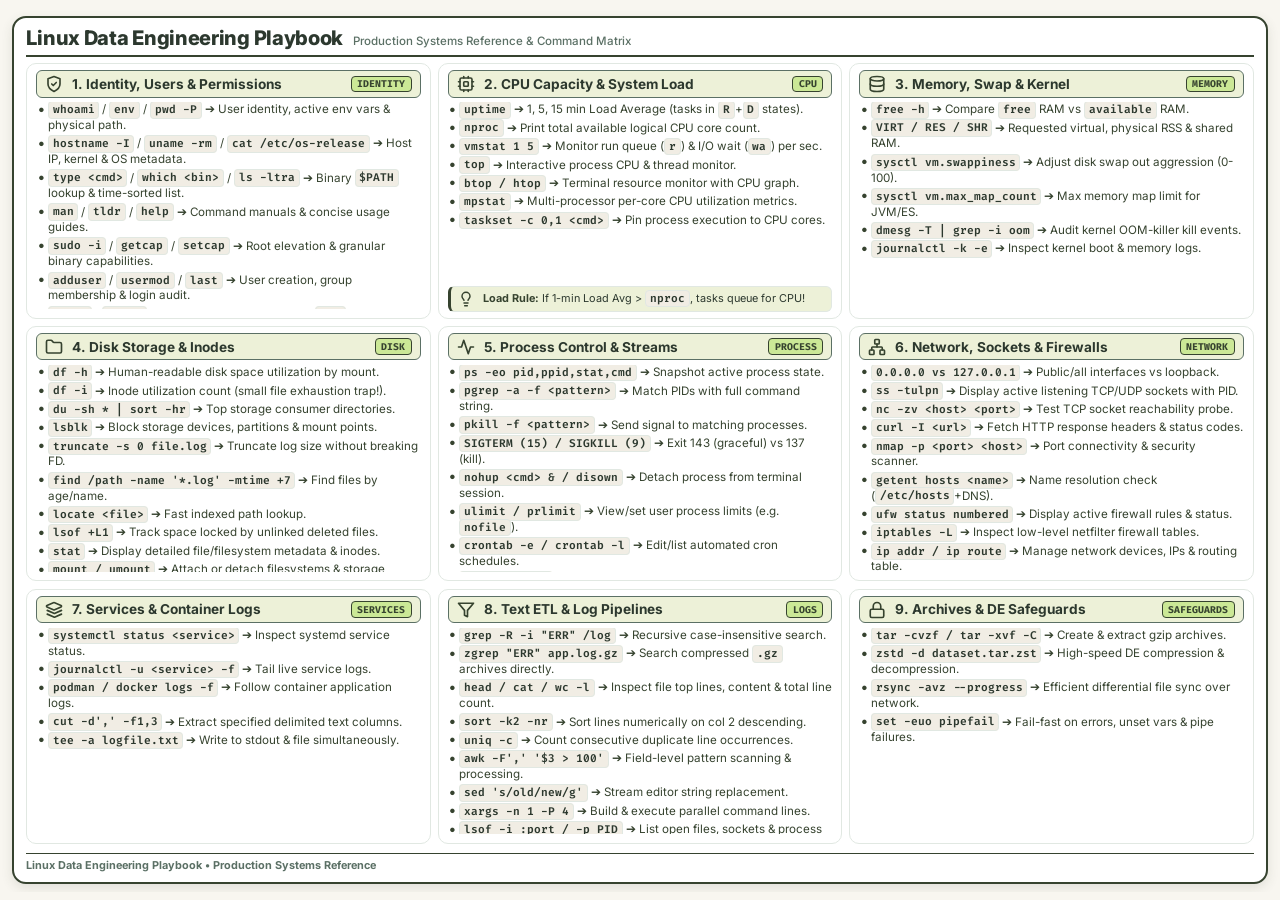
<file: handnote_cheatsheet.html>
<!DOCTYPE html>
<html lang="en">
<head>
    <meta charset="UTF-8">
    <meta name="viewport" content="width=device-width, initial-scale=1.0">
    <title>Linux Data Engineering Playbook - Poster Reference</title>
    <!-- Google Fonts: Inter (UI) and Fira Code (Monospace) -->
    <link rel="preconnect" href="https://fonts.googleapis.com">
    <link rel="preconnect" href="https://fonts.gstatic.com" crossorigin>
    <link href="https://fonts.googleapis.com/css2?family=Fira+Code:wght@400;500;600;700&family=Inter:wght@400;500;600;700;800&display=swap" rel="stylesheet">
    
    <style>
        @page {
            size: landscape;
            margin: 8mm;
        }

        :root {
            /* Avocado / Sage Green Theme Tokens */
            --c-tea-green: #cbe896;
            --c-sage-green: #5b7065;
            --c-warm-sand: #f8f6f0;
            --c-soft-sage: #eaf0ec;
            --c-earth-brown: #36432f;
            --c-earth-brown-light: #edf1d8;
            --c-avocado-deep: #2c382e;

            --bg-canvas: #f8f6f0;
            --bg-card: #ffffff;
            --bg-subtle: #edf1d8;
            
            --border-subtle: #e1e8e2;
            --border-strong: #36432f;
            
            --text-heading: #2c382e;
            --text-body: #36432f;
            --text-muted: #5b7065;

            --radius-sm: 6px;
            --radius-md: 10px;
            --radius-lg: 14px;
            --shadow-sm: 0 1px 3px rgba(54, 67, 47, 0.08);
            --shadow-md: 0 4px 12px rgba(54, 67, 47, 0.12);
        }

        * {
            box-sizing: border-box;
            margin: 0;
            padding: 0;
        }

        html, body {
            height: 100vh;
            width: 100vw;
            overflow: hidden;
            background-color: var(--bg-canvas);
            color: var(--text-body);
            font-family: 'Inter', -apple-system, BlinkMacSystemFont, "Segoe UI", Roboto, sans-serif;
            font-size: clamp(0.85rem, 1.25vh + 0.15vw, 0.98rem);
            line-height: 1.35;
            padding: 0.6rem 0.9rem;
            display: flex;
            flex-direction: column;
            align-items: center;
        }

        /* 16:9 Fit-Screen Poster Canvas Container */
        .poster-container {
            width: 100%;
            max-width: 1680px;
            height: 100%;
            background: var(--bg-card);
            border: 2px solid var(--c-earth-brown);
            border-radius: var(--radius-lg);
            padding: 0.65rem 0.9rem;
            box-shadow: var(--shadow-md);
            display: flex;
            flex-direction: column;
            justify-content: space-between;
            position: relative;
            overflow: hidden;
        }

        /* Poster Header Banner */
        .poster-header {
            display: flex;
            align-items: center;
            justify-content: space-between;
            border-bottom: 2px solid var(--c-earth-brown);
            padding-bottom: 0.4rem;
            margin-bottom: 0.45rem;
            flex-shrink: 0;
        }

        .poster-header-title {
            display: flex;
            align-items: baseline;
            gap: 0.75rem;
        }

        .poster-header-title h1 {
            font-family: 'Inter', sans-serif;
            font-size: clamp(1.25rem, 1.95vh + 0.2vw, 1.6rem);
            font-weight: 800;
            color: var(--text-heading);
            letter-spacing: -0.3px;
            line-height: 1.1;
        }

        .poster-header-title p {
            font-family: 'Inter', sans-serif;
            font-size: clamp(0.85rem, 1.1vh + 0.1vw, 0.96rem);
            font-weight: 500;
            color: var(--text-muted);
        }

        /* 3x3 Grid of 9 Section Cards */
        .poster-grid {
            display: grid;
            grid-template-columns: repeat(3, 1fr);
            gap: 0.55rem;
            flex: 1;
            min-height: 0;
            margin-bottom: 0.35rem;
        }

        .card-icon {
            vertical-align: text-bottom;
            display: inline-block;
            margin-right: 0.3rem;
            flex-shrink: 0;
        }

        .card-node {
            background: var(--bg-card);
            border: 1.5px solid var(--border-subtle);
            border-radius: var(--radius-md);
            padding: 0.45rem 0.65rem;
            display: flex;
            flex-direction: column;
            justify-content: space-between;
            position: relative;
            flex: 1;
            min-height: 0;
            overflow: hidden;
        }

        .card-node:hover {
            border-color: var(--c-earth-brown);
        }

        .card-body-wrapper {
            flex: 1;
            min-height: 0;
            overflow: hidden;
            display: flex;
            flex-direction: column;
        }

        /* Unified Card Header Pill Style (No Rainbow Colors) */
        .card-header-pill {
            display: flex;
            align-items: center;
            justify-content: space-between;
            padding: 0.25rem 0.6rem;
            border-radius: var(--radius-sm);
            background: var(--c-earth-brown-light);
            border: 1px solid var(--c-sage-green);
            margin-bottom: 0.35rem;
            flex-shrink: 0;
            color: var(--text-heading);
        }

        .card-header-pill .title {
            font-family: 'Inter', sans-serif;
            font-size: clamp(0.92rem, 1.3vh + 0.15vw, 1.05rem);
            font-weight: 700;
            display: flex;
            align-items: center;
            gap: 0.35rem;
            color: var(--text-heading);
        }

        .card-header-pill .tag {
            font-family: 'Fira Code', monospace;
            font-size: 0.72rem;
            font-weight: 700;
            padding: 0.06rem 0.4rem;
            border-radius: 4px;
            background: var(--c-tea-green);
            color: var(--c-earth-brown);
            border: 1px solid var(--c-earth-brown);
        }

        /* Bullet List */
        .item-list {
            list-style: none;
            margin-bottom: 0.2rem;
            padding-left: 0;
            overflow-y: auto;
            flex: 1;
        }

        .item-list li {
            position: relative;
            padding-left: 0.85rem;
            margin-bottom: 0.2rem;
            font-size: clamp(0.82rem, 1.15vh + 0.1vw, 0.92rem);
            line-height: 1.35;
            color: var(--text-body);
            font-family: 'Inter', sans-serif;
        }

        .item-list li::before {
            content: '•';
            position: absolute;
            left: 0.1rem;
            color: var(--c-earth-brown);
            font-size: 1.05rem;
            line-height: 1;
            top: -0.05rem;
            font-weight: bold;
        }

        /* Monospace Code Formatting */
        code {
            font-family: 'Fira Code', monospace;
            font-size: clamp(0.8rem, 1.1vh + 0.1vw, 0.88rem);
            background: #f1ede4;
            color: var(--text-heading);
            border: 1px solid var(--border-subtle);
            border-radius: 4px;
            padding: 0.02rem 0.28rem;
            font-weight: 600;
        }

        .code-box {
            font-family: 'Fira Code', monospace;
            font-size: clamp(0.78rem, 1.05vh + 0.1vw, 0.86rem);
            background: var(--c-earth-brown);
            color: var(--c-tea-green);
            border-radius: 6px;
            padding: 0.35rem 0.55rem;
            margin: 0.25rem 0;
            line-height: 1.35;
            white-space: pre-wrap;
            word-break: break-all;
            flex-shrink: 0;
        }

        .code-box .comment { color: #a1b5a1; }
        .code-box .cmd { color: #ffffff; font-weight: 700; }

        /* Callout / Safeguard Box */
        .callout-box {
            background: var(--c-earth-brown-light);
            border: 1px solid var(--border-subtle);
            border-left: 3.5px solid var(--c-earth-brown);
            border-radius: var(--radius-sm);
            padding: 0.28rem 0.55rem;
            margin-top: 0.25rem;
            font-size: clamp(0.8rem, 1.05vh + 0.1vw, 0.88rem);
            line-height: 1.35;
            display: flex;
            align-items: center;
            gap: 0.35rem;
            flex-shrink: 0;
            font-family: 'Inter', sans-serif;
            color: var(--text-heading);
        }

        .callout-box strong {
            font-weight: 700;
            color: var(--c-earth-brown);
        }

        /* Poster Footer Banner */
        .poster-footer {
            margin-top: 0.3rem;
            padding-top: 0.3rem;
            border-top: 1.5px solid var(--c-earth-brown);
            display: flex;
            align-items: center;
            justify-content: space-between;
            gap: 0.5rem;
            flex-shrink: 0;
        }

        .tip-pill {
            display: flex;
            align-items: center;
            gap: 0.4rem;
            background: var(--c-tea-green);
            border: 1px solid var(--c-earth-brown);
            color: var(--c-earth-brown);
            border-radius: 6px;
            padding: 0.22rem 0.65rem;
            font-size: 0.8rem;
            font-weight: 700;
            font-family: 'Inter', sans-serif;
        }

        .footer-brand {
            font-size: 0.8rem;
            color: var(--c-sage-green);
            font-weight: 700;
            font-family: 'Inter', sans-serif;
        }

        @media print {
            body {
                padding: 0;
                background: #ffffff;
                height: 100vh;
                overflow: hidden;
            }
            .poster-container {
                height: 100vh;
                max-width: 100%;
                border: none;
                box-shadow: none;
                padding: 0.4rem;
            }
        }
    </style>
</head>
<body>

    <!-- 16:9 Fit-Screen Poster Canvas Container -->
    <div class="poster-container" id="posterCanvas">

        <!-- Poster Header Banner -->
        <header class="poster-header">
            <div class="poster-header-title">
                <h1>Linux Data Engineering Playbook</h1>
                <p>Production Systems Reference &amp; Command Matrix</p>
            </div>
        </header>

        <!-- 3x3 Grid of 9 Section Cards -->
        <div class="poster-grid">

            <!-- Card 1: Identity, Users & Permissions (19 commands) -->
            <div class="card-node">
                <div class="card-body-wrapper">
                    <div class="card-header-pill">
                        <span class="title"><svg class="card-icon" viewBox="0 0 24 24" width="18" height="18" stroke="#36432f" stroke-width="2.2" fill="none" stroke-linecap="round" stroke-linejoin="round"><path d="M12 22s8-4 8-10V5l-8-3-8 3v7c0 6 8 10 8 10z"></path><path d="m9 12 2 2 4-4"></path></svg> 1. Identity, Users &amp; Permissions</span>
                        <span class="tag">IDENTITY</span>
                    </div>
                    <ul class="item-list">
                        <li><code>whoami</code> / <code>env</code> / <code>pwd -P</code> ➔ User identity, active env vars &amp; physical path.</li>
                        <li><code>hostname -I</code> / <code>uname -rm</code> / <code>cat /etc/os-release</code> ➔ Host IP, kernel &amp; OS metadata.</li>
                        <li><code>type &lt;cmd&gt;</code> / <code>which &lt;bin&gt;</code> / <code>ls -ltra</code> ➔ Binary <code>$PATH</code> lookup &amp; time-sorted list.</li>
                        <li><code>man</code> / <code>tldr</code> / <code>help</code> ➔ Command manuals &amp; concise usage guides.</li>
                        <li><code>sudo -i</code> / <code>getcap</code> / <code>setcap</code> ➔ Root elevation &amp; granular binary capabilities.</li>
                        <li><code>adduser</code> / <code>usermod</code> / <code>last</code> ➔ User creation, group membership &amp; login audit.</li>
                        <li><code>chmod</code> / <code>chown</code> ➔ Modify file permission bits (<code>755</code>) &amp; user/group ownership.</li>
                        <li><code>apt</code> / <code>dpkg -s</code> / <code>dpkg -S</code> ➔ Package management, status &amp; file ownership.</li>
                    </ul>
                </div>
            </div>

            <!-- Card 2: CPU Capacity & System Load (7 commands) -->
            <div class="card-node">
                <div class="card-body-wrapper">
                    <div class="card-header-pill">
                        <span class="title"><svg class="card-icon" viewBox="0 0 24 24" width="18" height="18" stroke="#36432f" stroke-width="2.2" fill="none" stroke-linecap="round" stroke-linejoin="round"><rect width="16" height="16" x="4" y="4" rx="2"></rect><rect width="6" height="6" x="9" y="9" rx="1"></rect><path d="M15 2v2M15 20v2M2 15h2M2 9h2M20 15h2M20 9h2M9 2v2M9 20v2"></path></svg> 2. CPU Capacity &amp; System Load</span>
                        <span class="tag">CPU</span>
                    </div>
                    <ul class="item-list">
                        <li><code>uptime</code> ➔ 1, 5, 15 min Load Average (tasks in <code>R</code>+<code>D</code> states).</li>
                        <li><code>nproc</code> ➔ Print total available logical CPU core count.</li>
                        <li><code>vmstat 1 5</code> ➔ Monitor run queue (<code>r</code>) &amp; I/O wait (<code>wa</code>) per sec.</li>
                        <li><code>top</code> ➔ Interactive process CPU &amp; thread monitor.</li>
                        <li><code>btop / htop</code> ➔ Terminal resource monitor with CPU graph.</li>
                        <li><code>mpstat</code> ➔ Multi-processor per-core CPU utilization metrics.</li>
                        <li><code>taskset -c 0,1 &lt;cmd&gt;</code> ➔ Pin process execution to CPU cores.</li>
                    </ul>
                </div>
                <div class="callout-box">
                    <svg class="card-icon" viewBox="0 0 24 24" width="16" height="16" stroke="#36432f" stroke-width="2.2" fill="none" stroke-linecap="round" stroke-linejoin="round"><path d="M15 14c.2-1 .7-1.7 1.5-2.5 1-.9 1.5-2.2 1.5-3.5A6 6 0 0 0 6 8c0 1 .2 2.2 1.5 3.5.7.7 1.3 1.5 1.5 2.5"></path><path d="M9 18h6"></path><path d="M10 22h4"></path></svg>
                    <div><strong>Load Rule:</strong> If 1-min Load Avg &gt; <code>nproc</code>, tasks queue for CPU!</div>
                </div>
            </div>

            <!-- Card 3: Memory, Swap & Kernel (6 commands) -->
            <div class="card-node">
                <div class="card-body-wrapper">
                    <div class="card-header-pill">
                        <span class="title"><svg class="card-icon" viewBox="0 0 24 24" width="18" height="18" stroke="#36432f" stroke-width="2.2" fill="none" stroke-linecap="round" stroke-linejoin="round"><ellipse cx="12" cy="5" rx="9" ry="3"></ellipse><path d="M3 5v14c0 1.66 4 3 9 3s9-1.34 9-3V5"></path><path d="M3 12c0 1.66 4 3 9 3s9-1.34 9-3"></path></svg> 3. Memory, Swap &amp; Kernel</span>
                        <span class="tag">MEMORY</span>
                    </div>
                    <ul class="item-list">
                        <li><code>free -h</code> ➔ Compare <code>free</code> RAM vs <code>available</code> RAM.</li>
                        <li><code>VIRT / RES / SHR</code> ➔ Requested virtual, physical RSS &amp; shared RAM.</li>
                        <li><code>sysctl vm.swappiness</code> ➔ Adjust disk swap out aggression (0-100).</li>
                        <li><code>sysctl vm.max_map_count</code> ➔ Max memory map limit for JVM/ES.</li>
                        <li><code>dmesg -T | grep -i oom</code> ➔ Audit kernel OOM-killer kill events.</li>
                        <li><code>journalctl -k -e</code> ➔ Inspect kernel boot &amp; memory logs.</li>
                    </ul>
                </div>
            </div>

            <!-- Card 4: Disk Storage, Inodes & Mounts (11 commands) -->
            <div class="card-node">
                <div class="card-body-wrapper">
                    <div class="card-header-pill">
                        <span class="title"><svg class="card-icon" viewBox="0 0 24 24" width="18" height="18" stroke="#36432f" stroke-width="2.2" fill="none" stroke-linecap="round" stroke-linejoin="round"><path d="M20 20a2 2 0 0 0 2-2V8a2 2 0 0 0-2-2h-7.9a2 2 0 0 1-1.69-.9L9.6 3.9A2 2 0 0 0 7.93 3H4a2 2 0 0 0-2 2v13a2 2 0 0 0 2 2Z"></path></svg> 4. Disk Storage &amp; Inodes</span>
                        <span class="tag">DISK</span>
                    </div>
                    <ul class="item-list">
                        <li><code>df -h</code> ➔ Human-readable disk space utilization by mount.</li>
                        <li><code>df -i</code> ➔ Inode utilization count (small file exhaustion trap!).</li>
                        <li><code>du -sh * | sort -hr</code> ➔ Top storage consumer directories.</li>
                        <li><code>lsblk</code> ➔ Block storage devices, partitions &amp; mount points.</li>
                        <li><code>truncate -s 0 file.log</code> ➔ Truncate log size without breaking FD.</li>
                        <li><code>find /path -name '*.log' -mtime +7</code> ➔ Find files by age/name.</li>
                        <li><code>locate &lt;file&gt;</code> ➔ Fast indexed path lookup.</li>
                        <li><code>lsof +L1</code> ➔ Track space locked by unlinked deleted files.</li>
                        <li><code>stat</code> ➔ Display detailed file/filesystem metadata &amp; inodes.</li>
                        <li><code>mount / umount</code> ➔ Attach or detach filesystems &amp; storage devices.</li>
                        <li><code>iostat</code> ➔ Storage device I/O statistics (tps, read/write MB/s).</li>
                    </ul>
                </div>
            </div>

            <!-- Card 5: Process Control & Streams (9 commands) -->
            <div class="card-node">
                <div class="card-body-wrapper">
                    <div class="card-header-pill">
                        <span class="title"><svg class="card-icon" viewBox="0 0 24 24" width="18" height="18" stroke="#36432f" stroke-width="2.2" fill="none" stroke-linecap="round" stroke-linejoin="round"><path d="M22 12h-4l-3 9L9 3l-3 9H2"></path></svg> 5. Process Control &amp; Streams</span>
                        <span class="tag">PROCESS</span>
                    </div>
                    <ul class="item-list">
                        <li><code>ps -eo pid,ppid,stat,cmd</code> ➔ Snapshot active process state.</li>
                        <li><code>pgrep -a -f &lt;pattern&gt;</code> ➔ Match PIDs with full command string.</li>
                        <li><code>pkill -f &lt;pattern&gt;</code> ➔ Send signal to matching processes.</li>
                        <li><code>SIGTERM (15) / SIGKILL (9)</code> ➔ Exit 143 (graceful) vs 137 (kill).</li>
                        <li><code>nohup &lt;cmd&gt; &amp; / disown</code> ➔ Detach process from terminal session.</li>
                        <li><code>ulimit / prlimit</code> ➔ View/set user process limits (e.g. <code>nofile</code>).</li>
                        <li><code>crontab -e / crontab -l</code> ➔ Edit/list automated cron schedules.</li>
                        <li><code>FD 0 / 1 / 2</code> ➔ Standard Input (0), Output (1), Error (2).</li>
                        <li><code>&gt; file 2&gt;&amp;1 &amp; /dev/null</code> ➔ Stream redirection &amp; discard.</li>
                    </ul>
                </div>
            </div>

            <!-- Card 6: Network, Sockets & Firewalls (9 commands) -->
            <div class="card-node">
                <div class="card-body-wrapper">
                    <div class="card-header-pill">
                        <span class="title"><svg class="card-icon" viewBox="0 0 24 24" width="18" height="18" stroke="#36432f" stroke-width="2.2" fill="none" stroke-linecap="round" stroke-linejoin="round"><rect x="16" y="16" width="6" height="6" rx="1"></rect><rect x="2" y="16" width="6" height="6" rx="1"></rect><rect x="9" y="2" width="6" height="6" rx="1"></rect><path d="M5 16v-3a1 1 0 0 1 1-1h12a1 1 0 0 1 1 1v3"></path><path d="M12 12V8"></path></svg> 6. Network, Sockets &amp; Firewalls</span>
                        <span class="tag">NETWORK</span>
                    </div>
                    <ul class="item-list">
                        <li><code>0.0.0.0 vs 127.0.0.1</code> ➔ Public/all interfaces vs loopback.</li>
                        <li><code>ss -tulpn</code> ➔ Display active listening TCP/UDP sockets with PID.</li>
                        <li><code>nc -zv &lt;host&gt; &lt;port&gt;</code> ➔ Test TCP socket reachability probe.</li>
                        <li><code>curl -I &lt;url&gt;</code> ➔ Fetch HTTP response headers &amp; status codes.</li>
                        <li><code>nmap -p &lt;port&gt; &lt;host&gt;</code> ➔ Port connectivity &amp; security scanner.</li>
                        <li><code>getent hosts &lt;name&gt;</code> ➔ Name resolution check (<code>/etc/hosts</code>+DNS).</li>
                        <li><code>ufw status numbered</code> ➔ Display active firewall rules &amp; status.</li>
                        <li><code>iptables -L</code> ➔ Inspect low-level netfilter firewall tables.</li>
                        <li><code>ip addr / ip route</code> ➔ Manage network devices, IPs &amp; routing table.</li>
                    </ul>
                </div>
            </div>

            <!-- Card 7: Services, Containers & Logging (5 commands) -->
            <div class="card-node">
                <div class="card-body-wrapper">
                    <div class="card-header-pill">
                        <span class="title"><svg class="card-icon" viewBox="0 0 24 24" width="18" height="18" stroke="#36432f" stroke-width="2.2" fill="none" stroke-linecap="round" stroke-linejoin="round"><path d="m12.83 2.18a2 2 0 0 0-1.66 0L2.6 6.08a1 1 0 0 0 0 1.83l8.58 3.91a2 2 0 0 0 1.66 0l8.58-3.9a1 1 0 0 0 0-1.83Z"></path><path d="m22 12.5-8.58 3.91a2 2 0 0 1-1.66 0L3 12.5"></path><path d="m22 17.5-8.58 3.91a2 2 0 0 1-1.66 0L3 17.5"></path></svg> 7. Services &amp; Container Logs</span>
                        <span class="tag">SERVICES</span>
                    </div>
                    <ul class="item-list">
                        <li><code>systemctl status &lt;service&gt;</code> ➔ Inspect systemd service status.</li>
                        <li><code>journalctl -u &lt;service&gt; -f</code> ➔ Tail live service logs.</li>
                        <li><code>podman / docker logs -f</code> ➔ Follow container application logs.</li>
                        <li><code>cut -d',' -f1,3</code> ➔ Extract specified delimited text columns.</li>
                        <li><code>tee -a logfile.txt</code> ➔ Write to stdout &amp; file simultaneously.</li>
                    </ul>
                </div>
            </div>

            <!-- Card 8: Text ETL & Log Pipelines (10 commands) -->
            <div class="card-node">
                <div class="card-body-wrapper">
                    <div class="card-header-pill">
                        <span class="title"><svg class="card-icon" viewBox="0 0 24 24" width="18" height="18" stroke="#36432f" stroke-width="2.2" fill="none" stroke-linecap="round" stroke-linejoin="round"><polygon points="22 3 2 3 10 12.46 10 19 14 21 14 12.46 22 3"></polygon></svg> 8. Text ETL &amp; Log Pipelines</span>
                        <span class="tag">LOGS</span>
                    </div>
                    <ul class="item-list">
                        <li><code>grep -R -i "ERR" /log</code> ➔ Recursive case-insensitive search.</li>
                        <li><code>zgrep "ERR" app.log.gz</code> ➔ Search compressed <code>.gz</code> archives directly.</li>
                        <li><code>head / cat / wc -l</code> ➔ Inspect file top lines, content &amp; total line count.</li>
                        <li><code>sort -k2 -nr</code> ➔ Sort lines numerically on col 2 descending.</li>
                        <li><code>uniq -c</code> ➔ Count consecutive duplicate line occurrences.</li>
                        <li><code>awk -F',' '$3 &gt; 100'</code> ➔ Field-level pattern scanning &amp; processing.</li>
                        <li><code>sed 's/old/new/g'</code> ➔ Stream editor string replacement.</li>
                        <li><code>xargs -n 1 -P 4</code> ➔ Build &amp; execute parallel command lines.</li>
                        <li><code>lsof -i :port / -p PID</code> ➔ List open files, sockets &amp; process FDs.</li>
                        <li><code>sysctl -a</code> ➔ Configure runtime kernel parameters dynamically.</li>
                    </ul>
                </div>
            </div>

            <!-- Card 9: Packages, Archives & DE Safeguards (4 commands + Safeguards) -->
            <div class="card-node">
                <div class="card-body-wrapper">
                    <div class="card-header-pill">
                        <span class="title"><svg class="card-icon" viewBox="0 0 24 24" width="18" height="18" stroke="#36432f" stroke-width="2.2" fill="none" stroke-linecap="round" stroke-linejoin="round"><rect width="18" height="11" x="3" y="11" rx="2" ry="2"></rect><path d="M7 11V7a5 5 0 0 1 10 0v4"></path></svg> 9. Archives &amp; DE Safeguards</span>
                        <span class="tag">SAFEGUARDS</span>
                    </div>
                    <ul class="item-list">
                        <li><code>tar -cvzf / tar -xvf -C</code> ➔ Create &amp; extract gzip archives.</li>
                        <li><code>zstd -d dataset.tar.zst</code> ➔ High-speed DE compression &amp; decompression.</li>
                        <li><code>rsync -avz --progress</code> ➔ Efficient differential file sync over network.</li>
                        <li><code>set -euo pipefail</code> ➔ Fail-fast on errors, unset vars &amp; pipe failures.</li>
                    </ul>
                </div>
            </div>

        </div>

        <!-- Poster Footer Banner -->
        <footer class="poster-footer">
            <div class="footer-brand">
                Linux Data Engineering Playbook • Production Systems Reference
            </div>
        </footer>

    </div>

</body>
</html>
</file>
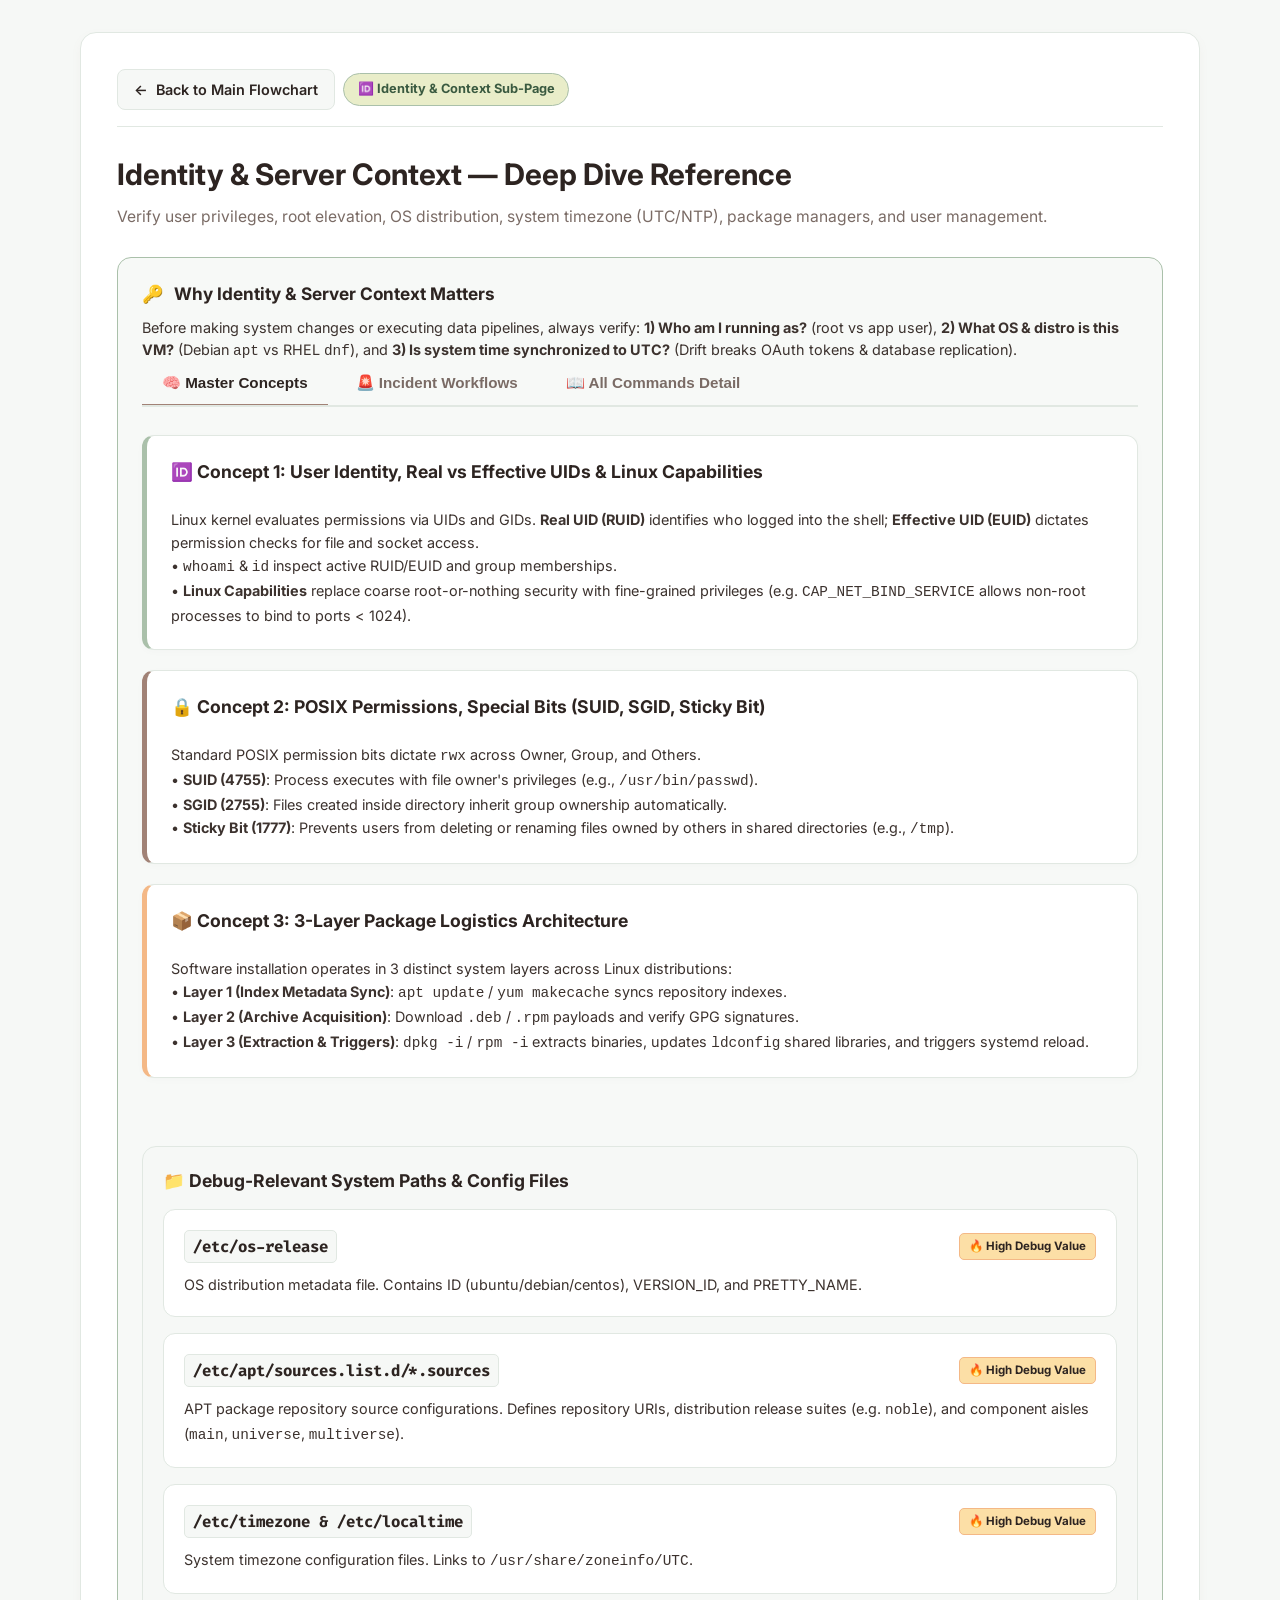
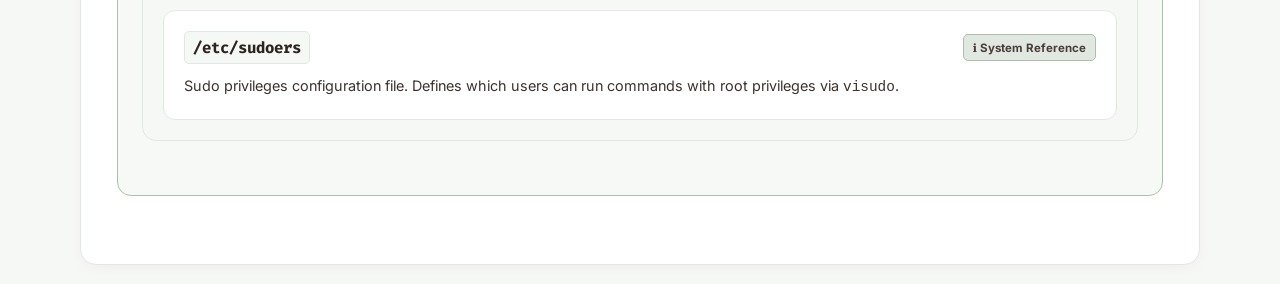
<file: identity.html>
<!DOCTYPE html>
<html lang="en">
<head>
    <meta charset="UTF-8">
    <meta name="viewport" content="width=device-width, initial-scale=1.0">
    <title>Identity & Server Context — Sub-Page | Linux Server Triage</title>
    <!-- Google Fonts -->
    <link rel="preconnect" href="https://fonts.googleapis.com">
    <link rel="preconnect" href="https://fonts.gstatic.com" crossorigin>
    <link href="https://fonts.googleapis.com/css2?family=Fira+Code:wght@400;500;600&family=Inter:wght@300;400;500;600;700&display=swap" rel="stylesheet">
    <style>
        :root {
            --c-tea-green: #cbe896;
            --c-sage-green: #aac0aa;
            --c-warm-sand: #fcdfa6;
            --c-peach: #f4b886;
            --c-taupe: #a18276;
            --c-soft-sage: #e9edc9;

            --bg-canvas: #f6f8f6;
            --bg-board: #ffffff;
            --bg-card: #ffffff;
            --border-subtle: #e1e8e2;
            
            --text-heading: #2d2421;
            --text-body: #3c322e;
            --text-muted: #7a6b65;
            
            --font-sans: 'Inter', system-ui, -apple-system, sans-serif;
            --font-mono: 'Fira Code', monospace;
            
            --shadow-card: 0 4px 12px -2px rgba(161, 130, 118, 0.08);
        }

        * {
            box-sizing: border-box;
            margin: 0;
            padding: 0;
        }

        body {
            background-color: var(--bg-canvas);
            color: var(--text-body);
            font-family: var(--font-sans);
            line-height: 1.6;
            padding: 2rem 1rem;
            min-height: 100vh;
        }

        .page-container {
            max-width: 1120px;
            margin: 0 auto;
            background: var(--bg-board);
            border: 1px solid var(--border-subtle);
            border-radius: 16px;
            padding: 2.25rem;
            box-shadow: var(--shadow-card);
        }

        /* Top Nav Header */
        .top-nav {
            display: flex;
            justify-content: flex-start; gap: 0.5rem;
            align-items: center;
            margin-bottom: 1.5rem;
            padding-bottom: 1rem;
            border-bottom: 1px solid var(--border-subtle);
        }

        .back-btn {
            display: inline-flex;
            align-items: center;
            gap: 0.5rem;
            text-decoration: none;
            color: var(--text-heading);
            font-weight: 600;
            font-size: 0.9rem;
            background: var(--bg-canvas);
            padding: 0.5rem 1rem;
            border-radius: 8px;
            border: 1px solid var(--border-subtle);
            transition: all 0.2s ease;
        }

        .back-btn:hover {
            background: var(--c-soft-sage);
            border-color: var(--c-sage-green);
            transform: translateX(-2px);
        }

        .domain-badge {
            background: #e9edc9;
            color: #3a5a40;
            font-size: 0.8rem;
            font-weight: 700;
            padding: 0.35rem 0.85rem;
            border-radius: 20px;
            border: 1px solid #aac0aa;
        }

        .header-title {
            font-size: 1.85rem;
            font-weight: 700;
            color: var(--text-heading);
            margin-bottom: 0.35rem;
        }

        .header-subtitle {
            color: var(--text-muted);
            font-size: 0.98rem;
            margin-bottom: 1.75rem;
        }

        /* Architecture Banner */
        .banner-container {
            background: #f7f9f7;
            border: 1px solid #aac0aa;
            border-radius: 14px;
            padding: 1.35rem 1.5rem;
            margin-bottom: 2rem;
        }

        .banner-title {
            font-weight: 700;
            color: var(--text-heading);
            font-size: 1.08rem;
            margin-bottom: 0.6rem;
            display: flex;
            align-items: center;
            gap: 0.6rem;
        }

        .banner-desc {
            font-size: 0.9rem;
            color: var(--text-body);
            line-height: 1.5;
        }

        /* Sub-Tabs Bar */
        .sub-tabs {
            display: flex;
            gap: 0.5rem;
            border-bottom: 2px solid var(--border-subtle);
            margin-bottom: 1.75rem;
            overflow-x: auto;
            white-space: nowrap;
        }

        .tab-btn {
            background: none;
            border: none;
            font-size: 0.95rem;
            font-weight: 600;
            color: var(--text-muted);
            padding: 0.75rem 1.25rem;
            cursor: pointer;
            border-bottom: 3px solid transparent;
            margin-bottom: -2px;
            transition: all 0.2s ease;
            white-space: nowrap;
        }

        .tab-btn:hover {
            color: var(--text-heading);
            background: var(--bg-canvas);
            border-radius: 6px 6px 0 0;
        }

        .tab-btn.active {
            color: var(--text-heading);
            border-bottom-color: var(--c-taupe);
            font-weight: 700;
        }

        .tab-panel {
            display: none;
            flex-direction: column;
            gap: 1.75rem;
        }

        .tab-panel.active {
            display: flex;
        }

        /* Command Cards */
        .cmd-block {
            background: var(--bg-card);
            border: 1px solid var(--border-subtle);
            border-radius: 12px;
            padding: 1.35rem 1.5rem;
            display: flex;
            flex-direction: column;
            gap: 0.9rem;
            box-shadow: 0 2px 8px rgba(0,0,0,0.02);
        }

        .cmd-header {
            display: flex;
            justify-content: space-between;
            align-items: flex-start;
            gap: 1rem;
        }

        .cmd-title {
            font-size: 1.12rem;
            font-weight: 700;
            color: var(--text-heading);
            display: flex;
            align-items: center;
            gap: 0.55rem;
        }

        .cmd-intent {
            font-size: 0.88rem;
            color: var(--text-muted);
            font-weight: 500;
        }

        .code-box {
            background: #2d2421;
            border-radius: 8px;
            padding: 0.75rem 1rem;
            font-family: var(--font-mono);
            font-size: 0.9rem;
            color: #f6f8f6;
            display: flex;
            justify-content: space-between;
            align-items: center;
        }

        .code-text {
            color: #cbe896;
            font-weight: 600;
        }

        .copy-btn {
            background: rgba(255, 255, 255, 0.12);
            border: 1px solid rgba(255, 255, 255, 0.2);
            color: #ffffff;
            padding: 0.3rem 0.75rem;
            border-radius: 6px;
            font-size: 0.78rem;
            font-weight: 600;
            cursor: pointer;
            transition: all 0.2s ease;
        }

        .copy-btn:hover {
            background: #cbe896;
            color: #2d2421;
        }

        /* Single Unified Flags Container Box */
        .flags-box {
            background: var(--bg-canvas);
            border: 1px solid var(--border-subtle);
            border-radius: 8px;
            padding: 0.75rem 1rem;
            display: flex;
            flex-direction: column;
            gap: 0.5rem;
        }

        .flags-box-header {
            font-size: 0.76rem;
            font-weight: 700;
            color: var(--text-muted);
            text-transform: uppercase;
            letter-spacing: 0.05em;
            padding-bottom: 0.35rem;
            border-bottom: 1px dashed var(--border-subtle);
            display: flex;
            align-items: center;
            gap: 0.4rem;
        }

        .flags-box-body {
            display: flex;
            flex-direction: column;
            gap: 0.45rem;
        }

        .flag-row {
            display: flex;
            align-items: center;
            gap: 0.75rem;
            font-size: 0.85rem;
            color: var(--text-body);
        }

        .flag-code {
            font-family: var(--font-mono);
            font-weight: 700;
            color: var(--text-heading);
            background: #ffffff;
            padding: 0.15rem 0.5rem;
            border-radius: 4px;
            border: 1px solid var(--border-subtle);
            font-size: 0.8rem;
            white-space: nowrap;
            min-width: 100px;
            text-align: center;
        }

        .output-box {
            background: #faf8f5;
            color: #2d2421;
            border: 1px solid #e1e8e2;
            font-family: var(--font-mono);
            font-size: 0.83rem;
            padding: 0.85rem 1.1rem;
            border-radius: 8px;
            overflow-x: auto;
            white-space: pre;
        }

        .metric-box {
            background: #e9edc9;
            color: #3a5a40;
            border: 1px solid #aac0aa;
            border-radius: 8px;
            padding: 0.65rem 0.95rem;
            font-size: 0.86rem;
            font-weight: 500;
            display: flex;
            align-items: flex-start;
            gap: 0.5rem;
        }

        /* Vertical Single-Column Layout for Paths & Scenarios */
        .cards-grid {
            display: flex;
            flex-direction: column;
            gap: 1rem;
        }

        .path-card, .scenario-card {
            background: var(--bg-card);
            border: 1px solid var(--border-subtle);
            border-radius: 12px;
            padding: 1.25rem;
            display: flex;
            flex-direction: column;
            gap: 0.6rem;
        }

        .path-header {
            display: flex;
            justify-content: space-between;
            align-items: center;
        }

        .path-code {
            font-family: var(--font-mono);
            font-weight: 700;
            font-size: 0.98rem;
            color: var(--text-heading);
            background: var(--bg-canvas);
            padding: 0.2rem 0.5rem;
            border-radius: 5px;
            border: 1px solid var(--border-subtle);
        }

        .priority-tag {
            font-size: 0.72rem;
            font-weight: 700;
            padding: 0.22rem 0.55rem;
            border-radius: 5px;
        }

        .p-high { background: #fcdfa6; color: #2d2421; border: 1px solid #f4b886; }
        .p-sys { background: #e1e8e2; color: #4a3e39; border: 1px solid #aac0aa; }

        #toast {
            position: fixed;
            bottom: 2rem;
            right: 2rem;
            background: var(--text-heading);
            color: #ffffff;
            padding: 0.65rem 1.25rem;
            border-radius: 8px;
            font-size: 0.88rem;
            font-weight: 500;
            box-shadow: 0 4px 16px rgba(0,0,0,0.2);
            opacity: 0;
            transform: translateY(10px);
            transition: all 0.25s ease;
            pointer-events: none;
            z-index: 1000;
        }

        #toast.show {
            opacity: 1;
            transform: translateY(0);
        }

        /* Consolidated Incident Flow Card Container */
        .incident-flow-card {
            background: #ffffff;
            border: 1px solid var(--border-subtle);
            border-radius: 12px;
            padding: 1.1rem 1.35rem;
            display: flex;
            flex-direction: column;
            gap: 0.85rem;
            box-shadow: var(--shadow-card);
            transition: all 0.2s ease;
            margin-bottom: 1rem;
        }

        .incident-flow-card:hover {
            border-color: var(--c-taupe);
            box-shadow: var(--shadow-hover);
        }

        .incident-flow-card[data-category="identity"] { border-left: 5px solid var(--c-sage-green); }
        .incident-flow-card[data-category="cpu"]      { border-left: 5px solid var(--c-peach); }
        .incident-flow-card[data-category="memory"]   { border-left: 5px solid var(--c-warm-sand); }
        .incident-flow-card[data-category="disk"]     { border-left: 5px solid var(--c-tea-green); }
        .incident-flow-card[data-category="network"]  { border-left: 5px solid var(--c-taupe); }
        .incident-flow-card[data-category="services"] { border-left: 5px solid var(--c-sage-green); }

        .incident-card-header {
            display: flex;
            justify-content: space-between;
            align-items: center;
            gap: 1rem;
            flex-wrap: wrap;
        }

        .incident-card-title-group {
            display: flex;
            align-items: center;
            gap: 0.65rem;
        }

        .incident-card-title {
            font-size: 1.05rem;
            font-weight: 700;
            color: var(--text-heading);
        }

        .incident-card-actions {
            display: flex;
            align-items: center;
            gap: 0.5rem;
        }

        /* Clean Neutral Strategy Banner */
        .incident-strategy-banner {
            background: #f6f8f6;
            border: 1px solid #e1e8e2;
            border-radius: 8px;
            padding: 0.65rem 0.85rem;
            font-size: 0.78rem;
            line-height: 1.45;
            display: flex;
            flex-direction: column;
            gap: 0.45rem;
        }

        .rule-badge {
            color: #4a3e39;
            font-weight: 700;
            font-size: 0.82rem;
            flex-shrink: 0;
            margin-right: 0.15rem;
            background: transparent;
            border: none;
            padding: 0;
        }

        .incident-steps-grid {
            display: grid;
            grid-template-columns: repeat(4, 1fr);
            gap: 0.75rem;
        }

        @media (max-width: 1024px) {
            .incident-steps-grid {
                grid-template-columns: repeat(2, 1fr);
            }
        }

        .incident-step-card {
            background: var(--bg-canvas);
            border: 1px solid var(--border-subtle);
            border-radius: 8px;
            padding: 0.75rem 0.85rem;
            display: flex;
            flex-direction: column;
            gap: 0.45rem;
        }

        .step-header {
            display: flex;
            justify-content: space-between;
            align-items: center;
            gap: 0.35rem;
        }

        .step-code-box {
            margin: 0.15rem 0;
            overflow-x: auto;
            white-space: nowrap;
        }

        .step-code-box code {
            background: #fdf2e1;
            border: 1px solid #f5c278;
            color: #4a2810;
            font-weight: 700;
            padding: 0.22rem 0.55rem;
            border-radius: 5px;
            display: inline-block;
            font-size: 0.78rem;
        }

        .step-intent-desc {
            font-size: 0.75rem;
            color: var(--text-body);
            line-height: 1.35;
        }

        .step-tag-num {
            font-size: 0.72rem;
            font-weight: 700;
            text-transform: uppercase;
            color: var(--text-muted);
            letter-spacing: 0.04em;
        }

        /* Soft Unified Sage Green Tags */
        .step-tag {
            background: #e8efe8;
            color: #2d3a28;
            border: 1px solid #c2d1b0;
            padding: 0.15rem 0.5rem;
            border-radius: 4px;
            font-weight: 700;
            font-size: 0.72rem;
            white-space: nowrap;
        }
        .cmd-node {
            background: #edf1d8;
            border: 1px solid #c4cb98;
            border-radius: 6px;
            padding: 0.3rem 0.55rem;
            cursor: pointer;
            transition: all 0.2s ease;
            display: inline-flex;
            align-items: center;
            gap: 0.35rem;
            box-shadow: 0 1px 3px rgba(65, 78, 50, 0.08);
            position: relative;
            white-space: nowrap;
            flex-shrink: 0;
        }
        .cmd-node:hover {
            background: #e2e8c2;
            border-color: #a8b276;
            transform: translateY(-1px);
            box-shadow: 0 3px 8px rgba(168, 178, 118, 0.3);
        }
        .cmd-node:hover .cmd-label,
        .cmd-node:hover .cmd-icon {
            color: #2b3824;
        }
        .cmd-icon {
            font-family: var(--font-mono);
            font-size: 0.72rem;
            color: #36432f;
            font-weight: bold;
            white-space: nowrap;
            flex-shrink: 0;
        }
        .cmd-label {
            font-family: var(--font-mono);
            font-size: 0.78rem;
            color: #36432f;
            font-weight: 700;
            white-space: nowrap;
        }
</style>
</head>
<body>

    <div class="page-container">
        <!-- Top Navigation Bar -->
        <div class="top-nav">
            <a href="index.html" class="back-btn">
                <span>←</span>
                <span>Back to Main Flowchart</span>
            </a>
            <span class="domain-badge">🆔 Identity & Context Sub-Page</span>
        </div>

        <!-- Header -->
        <h1 class="header-title">Identity & Server Context — Deep Dive Reference</h1>
        <p class="header-subtitle">Verify user privileges, root elevation, OS distribution, system timezone (UTC/NTP), package managers, and user management.</p>

        <!-- Banner -->
        <div class="banner-container">
            <div class="banner-title">
                <span>🔑</span>
                <span>Why Identity & Server Context Matters</span>
            </div>
            <div class="banner-desc">
                Before making system changes or executing data pipelines, always verify: <strong>1) Who am I running as?</strong> (root vs app user), <strong>2) What OS & distro is this VM?</strong> (Debian <code>apt</code> vs RHEL <code>dnf</code>), and <strong>3) Is system time synchronized to UTC?</strong> (Drift breaks OAuth tokens & database replication).
            </div>
            <!-- Sub-Page Navigation Tabs -->
        <div class="sub-tabs">
            <button class="tab-btn active" onclick="switchTab('concepts', this)">🧠 Master Concepts</button>
            <button class="tab-btn" onclick="switchTab('incidents', this)">🚨 Incident Workflows</button>
            <button class="tab-btn" onclick="switchTab('detail', this)">📖 All Commands Detail</button>
        </div>

        <!-- TAB 1: Master Concepts -->
        <div id="concepts" class="tab-panel active">
            <!-- Domain Concepts Grid -->
            <div class="cards-grid" style="grid-template-columns: 1fr; gap: 1.25rem; margin-bottom: 1.5rem;">
                <div class="cmd-block" style="border-left: 5px solid var(--c-sage-green);">
                    <div class="cmd-title" style="font-size: 1.1rem; color: var(--text-heading); margin-bottom: 0.5rem;">
                        🆔 Concept 1: User Identity, Real vs Effective UIDs & Linux Capabilities
                    </div>
                    <div style="font-size: 0.9rem; line-height: 1.6; color: var(--text-body);">
                        Linux kernel evaluates permissions via UIDs and GIDs. <strong>Real UID (RUID)</strong> identifies who logged into the shell; <strong>Effective UID (EUID)</strong> dictates permission checks for file and socket access.<br>
                        • <code>whoami</code> &amp; <code>id</code> inspect active RUID/EUID and group memberships.<br>
                        • <strong>Linux Capabilities</strong> replace coarse root-or-nothing security with fine-grained privileges (e.g. <code>CAP_NET_BIND_SERVICE</code> allows non-root processes to bind to ports &lt; 1024).
                    </div>
                </div>

                <div class="cmd-block" style="border-left: 5px solid var(--c-taupe);">
                    <div class="cmd-title" style="font-size: 1.1rem; color: var(--text-heading); margin-bottom: 0.5rem;">
                        🔒 Concept 2: POSIX Permissions, Special Bits (SUID, SGID, Sticky Bit)
                    </div>
                    <div style="font-size: 0.9rem; line-height: 1.6; color: var(--text-body);">
                        Standard POSIX permission bits dictate <code>rwx</code> across Owner, Group, and Others.<br>
                        • <strong>SUID (4755)</strong>: Process executes with file owner's privileges (e.g., <code>/usr/bin/passwd</code>).<br>
                        • <strong>SGID (2755)</strong>: Files created inside directory inherit group ownership automatically.<br>
                        • <strong>Sticky Bit (1777)</strong>: Prevents users from deleting or renaming files owned by others in shared directories (e.g., <code>/tmp</code>).
                    </div>
                </div>

                <div class="cmd-block" style="border-left: 5px solid var(--c-peach);">
                    <div class="cmd-title" style="font-size: 1.1rem; color: var(--text-heading); margin-bottom: 0.5rem;">
                        📦 Concept 3: 3-Layer Package Logistics Architecture
                    </div>
                    <div style="font-size: 0.9rem; line-height: 1.6; color: var(--text-body);">
                        Software installation operates in 3 distinct system layers across Linux distributions:<br>
                        • <strong>Layer 1 (Index Metadata Sync)</strong>: <code>apt update</code> / <code>yum makecache</code> syncs repository indexes.<br>
                        • <strong>Layer 2 (Archive Acquisition)</strong>: Download <code>.deb</code> / <code>.rpm</code> payloads and verify GPG signatures.<br>
                        • <strong>Layer 3 (Extraction &amp; Triggers)</strong>: <code>dpkg -i</code> / <code>rpm -i</code> extracts binaries, updates <code>ldconfig</code> shared libraries, and triggers systemd reload.
                    </div>
                </div>
            </div>

            <!-- Debug-Relevant System Paths -->
            <div class="banner-container" style="background:#f6f8f6; border-color:var(--border-subtle); padding: 1.25rem; margin-top: 1rem;">
                <div class="banner-title" style="font-size: 1.1rem; margin-bottom: 0.85rem;">
                    📁 Debug-Relevant System Paths &amp; Config Files
                </div>
                <div class="cards-grid">
                    <div class="path-card">
                        <div class="path-header">
                            <span class="path-code">/etc/os-release</span>
                            <span class="priority-tag p-high">🔥 High Debug Value</span>
                        </div>
                        <p style="font-size:0.9rem; color:var(--text-body);">OS distribution metadata file. Contains ID (ubuntu/debian/centos), VERSION_ID, and PRETTY_NAME.</p>
                    </div>
                    <div class="path-card">
                        <div class="path-header">
                            <span class="path-code">/etc/apt/sources.list.d/*.sources</span>
                            <span class="priority-tag p-high">🔥 High Debug Value</span>
                        </div>
                        <p style="font-size:0.9rem; color:var(--text-body);">APT package repository source configurations. Defines repository URIs, distribution release suites (e.g. <code>noble</code>), and component aisles (<code>main</code>, <code>universe</code>, <code>multiverse</code>).</p>
                    </div>
                    <div class="path-card">
                        <div class="path-header">
                            <span class="path-code">/etc/timezone &amp; /etc/localtime</span>
                            <span class="priority-tag p-high">🔥 High Debug Value</span>
                        </div>
                        <p style="font-size:0.9rem; color:var(--text-body);">System timezone configuration files. Links to <code>/usr/share/zoneinfo/UTC</code>.</p>
                    </div>
                    <div class="path-card">
                        <div class="path-header">
                            <span class="path-code">/etc/sudoers</span>
                            <span class="priority-tag p-sys">ℹ️ System Reference</span>
                        </div>
                        <p style="font-size:0.9rem; color:var(--text-body);">Sudo privileges configuration file. Defines which users can run commands with root privileges via <code>visudo</code>.</p>
                    </div>
                </div>
            </div>
        </div>

        <!-- TAB 2: Incident Workflows -->
        <div id="incidents" class="tab-panel">
            <div class="incident-flow-card" data-category="identity">
                <div class="incident-card-header">
                    <div class="incident-card-title-group">
                        <h3 class="incident-card-title">🆔 Session Privilege, Environment &amp; User Context</h3>
                    </div>
                    <div class="incident-card-actions">
                        <span class="category-badge">Identity &amp; Context</span>
                    </div>
                </div>

                <div class="incident-strategy-banner decision-box">
                    <strong>🎯 Triage Strategy &amp; Intention Logic:</strong>
                    <div class="step-list">
                        <span>• <strong>Verify Session &amp; Host Identity:</strong> Confirm current user privilege (root vs non-root), host IP, and Linux distro release.</span>
                        <span>• <strong>Path &amp; Time Environment:</strong> Resolve true symlink physical disk paths (<code>pwd -P</code>) and verify UTC clock synchronization.</span>
                    </div>
                </div>

                <div class="incident-steps-grid">
                    <!-- Step 1 -->
                    <div class="incident-step-card">
                        <div class="step-header">
                            <span class="step-tag-num">Step 1: Session &amp; IP</span>
                            <button class="cmd-node" onclick="openModal('whoami')">
                                <span class="cmd-icon">&gt;_</span>
                                <span class="cmd-label">whoami</span>
                            </button>
                        </div>
                        <div class="step-code-box">
                            <code>whoami &amp;&amp; hostname -I</code>
                        </div>
                        <div class="step-intent-desc">Confirm session privilege (root vs user) and assigned host network IP</div>
                    </div>

                    <!-- Step 2 -->
                    <div class="incident-step-card">
                        <div class="step-header">
                            <span class="step-tag-num">Step 2: Elevation</span>
                            <button class="cmd-node" onclick="openModal('sudo-elevate')">
                                <span class="cmd-icon">&gt;_</span>
                                <span class="cmd-label">sudo -s</span>
                            </button>
                        </div>
                        <div class="step-code-box">
                            <code>sudo -s</code>
                        </div>
                        <div class="step-intent-desc">Elevate to root shell while preserving user environment variables ($SPARK_HOME)</div>
                    </div>

                    <!-- Step 3 -->
                    <div class="incident-step-card">
                        <div class="step-header">
                            <span class="step-tag-num">Step 3: Distro &amp; PATH</span>
                            <button class="cmd-node" onclick="openModal('which')">
                                <span class="cmd-icon">&gt;_</span>
                                <span class="cmd-label">which</span>
                            </button>
                        </div>
                        <div class="step-code-box">
                            <code>which python3 &amp;&amp; cat /etc/os-release</code>
                        </div>
                        <div class="step-intent-desc">Identify Linux distribution (Ubuntu vs RHEL) and resolve binary execution path</div>
                    </div>

                    <!-- Step 4 -->
                    <div class="incident-step-card">
                        <div class="step-header">
                            <span class="step-tag-num">Step 4: Clock &amp; Pkg Audit</span>
                            <button class="cmd-node" onclick="openModal('timedatectl')">
                                <span class="cmd-icon">&gt;_</span>
                                <span class="cmd-label">timedatectl</span>
                            </button>
                        </div>
                        <div class="step-code-box">
                            <code>timedatectl &amp;&amp; dpkg -s &lt;pkg&gt;</code>
                        </div>
                        <div class="step-intent-desc">Verify server clock is set to UTC and audit installed package status</div>
                    </div>
                </div>
            </div>

            <!-- Incident Scenarios -->
            <div style="margin-top: 1.5rem;">
                <h3 style="font-size: 1.1rem; color: var(--text-heading); margin-bottom: 1rem;">💡 Real Incident Triage Scenarios</h3>
                <div class="cards-grid">
                    <div class="scenario-card">
                        <h3 style="font-size:1.02rem; font-weight:700; color:var(--text-heading); margin-bottom:0.4rem;">🚫 Command Not Found for Sudo User</h3>
                        <p style="font-size:0.9rem; color:var(--text-body);">If running <code>sudo app_name</code> returns <em>"command not found"</em>, run <code>sudo -i</code> to load root's full <code>$PATH</code> environment variable.</p>
                    </div>
                    <div class="scenario-card">
                        <h3 style="font-size:1.02rem; font-weight:700; color:var(--text-heading); margin-bottom:0.4rem;">⏰ Database Replication Timestamp Mismatch</h3>
                        <p style="font-size:0.9rem; color:var(--text-body);">If Airflow DAGs or Kafka consumers fail due to timestamp drift across nodes, run <code>sudo timedatectl set-timezone UTC</code> on all VM instances.</p>
                    </div>
                </div>
            </div>
        </div>

        <!-- TAB 3: All Commands Detail -->
        <div id="detail" class="tab-panel">
            <h3 style="font-size: 1.15rem; color: var(--text-heading); margin-bottom: 1.2rem;">📖 All Identity &amp; Server Context Commands (Flat Scannable View)</h3>
            
            <!-- Command 1: whoami -->
            <div class="cmd-block">
                <div class="cmd-header">
PRETTY_NAME="Ubuntu 22.04.3 LTS"</div>
                <div class="metric-box">
                    <span>🎯</span>
                    <div><strong>DISTRO LOOKUP</strong>: Determines package manager commands (Debian/Ubuntu <code>apt</code> vs RHEL/CentOS <code>dnf/yum</code>).</div>
                </div>
            </div>

            <!-- Command 3: pwd -P -->
            <div class="cmd-block">
                <div class="cmd-header">
                    <div>
                        <div class="cmd-title"><span class="cmd-icon">&gt;_</span> pwd -P</div>
                        <div class="cmd-intent">Print absolute physical directory path resolving all symbolic links</div>
                    </div>
                </div>
                <div class="code-box">
                    <span class="code-text">$ pwd -P</span>
                    <button class="copy-btn" onclick="copyText('pwd -P')">📋 Copy Command</button>
                </div>
                <div class="flags-box">
                    <div class="flags-box-header"><span>🔑</span> <span>Flag Breakdown</span></div>
                    <div class="flags-box-body">
                        <div class="flag-row"><span class="flag-code">-P</span> <span>Physical path (resolves symlinks)</span></div>
                        <div class="flag-row"><span class="flag-code">-L</span> <span>Logical path (preserves symlinks)</span></div>
                    </div>
                </div>
                <div class="output-box">/var/data/airflow/dags</div>
                <div class="metric-box">
                    <span>🎯</span>
                    <div><strong>SYMLINK TRAP</strong>: Avoid editing a symlink folder thinking it's the target location. <code>pwd -P</code> resolves exact physical storage.</div>
                </div>
            </div>
        </div>

        <!-- Panel 2: Maintenance & Setup -->
        <div id="maint" class="tab-panel">
            <!-- Command 4: sudo elevate -->
            <div class="cmd-block">
                <div class="cmd-header">
                    <div>
                        <div class="cmd-title"><span class="cmd-icon">&gt;_</span> sudo -i / sudo -s</div>
                        <div class="cmd-intent">Elevate session privileges to root interactive shell environment</div>
                    </div>
                </div>
                <div class="code-box">
                    <span class="code-text">$ sudo -i</span>
                    <button class="copy-btn" onclick="copyText('sudo -i')">📋 Copy Command</button>
                </div>
                <div class="flags-box">
                    <div class="flags-box-header"><span>🔑</span> <span>Flag Breakdown</span></div>
                    <div class="flags-box-body">
                        <div class="flag-row"><span class="flag-code">-i</span> <span>Simulate root login shell (loads root's <code>.bashrc</code> & <code>$PATH</code>)</span></div>
                        <div class="flag-row"><span class="flag-code">-s</span> <span>Run shell as root preserving current environment variables</span></div>
                    </div>
                </div>
                <div class="output-box">root@prod-spark-01:~#</div>
                <div class="metric-box">
                    <span>🎯</span>
                    <div><strong>ROOT ELEVATION</strong>: Always prefer <code>sudo -i</code> when installing system dependencies to ensure complete root environment.</div>
                </div>
            </div>

            <!-- Package Architecture Banner Table -->
            <div class="banner-container" style="background:#faf8f5; border-color:#e2d5c5; padding:1.25rem; margin-bottom:1.5rem;">
                <div class="banner-title" style="margin-bottom:0.75rem;">
                    <span>📦</span>
                    <span>Package Management Architecture: 3-Layer Logistics Matrix</span>
                </div>
                <div class="banner-desc" style="margin-bottom:1rem; font-size:0.92rem; color:var(--text-heading);">
                    Understanding the distinction between repository sources, high-level package managers (logistics), low-level installers, and binary package archives.
                </div>
                <table style="width:100%; border-collapse:collapse; font-size:0.88rem; text-align:left; background:var(--bg-main); border-radius:8px; overflow:hidden; border:1px solid var(--border-color);">
                    <thead>
                        <tr style="background:var(--bg-card); border-bottom:2px solid var(--border-color);">
                            <th style="padding:0.6rem 0.8rem;">Layer</th>
                            <th style="padding:0.6rem 0.8rem;">Tool / File</th>
                            <th style="padding:0.6rem 0.8rem;">Network / Dep Resolution</th>
                            <th style="padding:0.6rem 0.8rem;">Primary Duty</th>
                        </tr>
                    </thead>
                    <tbody>
                        <tr style="border-bottom:1px solid var(--border-color);">
                            <td style="padding:0.6rem 0.8rem; font-weight:700; color:#2b4c7e;">1. Repo Source</td>
                            <td style="padding:0.6rem 0.8rem;"><code>sources.list.d/*.sources</code></td>
                            <td style="padding:0.6rem 0.8rem;">Online HTTP/HTTPS Mirrors</td>
                            <td style="padding:0.6rem 0.8rem;">Defines <strong>WHERE</strong> to look (Type, URI, Suite, Component e.g. <code>noble main universe</code>)</td>
                        </tr>
                        <tr style="border-bottom:1px solid var(--border-color);">
                            <td style="padding:0.6rem 0.8rem; font-weight:700; color:#3a5a40;">2. Logistics Layer</td>
                            <td style="padding:0.6rem 0.8rem;"><code>apt</code> / <code>apt-get</code></td>
                            <td style="padding:0.6rem 0.8rem;">Fetches & Resolves Dependencies</td>
                            <td style="padding:0.6rem 0.8rem;">High-level package manager. Resolves dependency trees, downloads <code>.deb</code> packages, hands off to <code>dpkg</code></td>
                        </tr>
                        <tr style="border-bottom:1px solid var(--border-color);">
                            <td style="padding:0.6rem 0.8rem; font-weight:700; color:#5c4728;">3. Low-Level Installer</td>
                            <td style="padding:0.6rem 0.8rem;"><code>dpkg</code></td>
                            <td style="padding:0.6rem 0.8rem;">❌ No Network / No Dep Fetch</td>
                            <td style="padding:0.6rem 0.8rem;">Unpacks <code>.deb</code> directly. If deps missing, fails! Fix with <code>apt --fix-broken install</code></td>
                        </tr>
                        <tr>
                            <td style="padding:0.6rem 0.8rem; font-weight:700; color:#b05726;">4. Package Box</td>
                            <td style="padding:0.6rem 0.8rem;"><code>filename.deb</code></td>
                            <td style="padding:0.6rem 0.8rem;">Contains Control Metadata List</td>
                            <td style="padding:0.6rem 0.8rem;">Archive box containing binaries, scripts, and control file listing required dependencies</td>
                        </tr>
                    </tbody>
                </table>
            </div>

            <!-- Command 5: apt package management -->
            <div class="cmd-block">
                <div class="cmd-header">
                    <div>
                        <div class="cmd-title"><span class="cmd-icon">&gt;_</span> sudo apt install ./file.deb & apt --fix-broken install</div>
                        <div class="cmd-intent">Install packages from online repos or local .deb files with automatic network dependency resolution</div>
                    </div>
                </div>
                <div class="code-box">
                    <span class="code-text">$ sudo apt install ./custom-agent.deb || sudo apt --fix-broken install</span>
                    <button class="copy-btn" onclick="copyText('sudo apt install ./custom-agent.deb')">📋 Copy Command</button>
                </div>
                <div class="flags-box">
                    <div class="flags-box-header"><span>🔑</span> <span>APT vs DPKG Golden Rule</span></div>
                    <div class="flags-box-body">
                        <div class="flag-row"><span class="flag-code">apt install ./file.deb</span> <span><strong>PRO-TIP</strong>: Installs local .deb BUT fetches missing dependencies over network!</span></div>
                        <div class="flag-row"><span class="flag-code">dpkg -i file.deb</span> <span>Offline install only. Fails if dependencies are missing from system!</span></div>
                        <div class="flag-row"><span class="flag-code">apt --fix-broken install</span> <span>Fixes broken dependencies left behind by dpkg failure</span></div>
                    </div>
                </div>
                <div class="output-box">Reading package lists... Done
Building dependency tree... Done
Correcting dependencies... Done</div>
                <div class="metric-box">
                    <span>🎯</span>
                    <div><strong>APT LOGISTICS LAYER</strong>: Always prefer <code>apt install ./file.deb</code> over raw <code>dpkg -i</code> so apt resolves and pulls missing dependency trees automatically.</div>
                </div>
            </div>

            <!-- Command 6: dpkg inspection -->
            <div class="cmd-block">
                <div class="cmd-header">
                    <div>
                        <div class="cmd-title"><span class="cmd-icon">&gt;_</span> dpkg -s & dpkg -L & dpkg -S /path</div>
                        <div class="cmd-intent">Low-level local package status inspection, file listing, and ownership reverse-lookup</div>
                    </div>
                </div>
                <div class="code-box">
                    <span class="code-text">$ dpkg -s curl && dpkg -S /usr/bin/htop</span>
                    <button class="copy-btn" onclick="copyText('dpkg -s curl')">📋 Copy Command</button>
                </div>
                <div class="flags-box">
                    <div class="flags-box-header"><span>🔑</span> <span>DPKG Query Flag Breakdown</span></div>
                    <div class="flags-box-body">
                        <div class="flag-row"><span class="flag-code">dpkg -s &lt;pkg&gt;</span> <span>Check if package is installed (Status: install ok installed)</span></div>
                        <div class="flag-row"><span class="flag-code">dpkg -L &lt;pkg&gt;</span> <span>List all binary files and directories installed by package</span></div>
                        <div class="flag-row"><span class="flag-code">dpkg -S /path/to/file</span> <span>Inverse search — find which installed package owns file path</span></div>
                    </div>
                </div>
                <div class="output-box">dpkg -S /usr/bin/htop
htop: /usr/bin/htop</div>
                <div class="metric-box">
                    <span>🎯</span>
                    <div><strong>DPKG INSPECTION LAYER</strong>: <code>dpkg -s</code> before a pipeline run turns 'command not found' into clean empirical evidence of missing packages on slim container images.</div>
                </div>
            </div>

            <!-- which vs type -->
            <div class="cmd-block">
                <div class="cmd-header">
                    <div>
                        <div class="cmd-title"><span class="cmd-icon">&gt;_</span> which &lt;binary&gt; & type &lt;cmd&gt;</div>
                        <div class="cmd-intent">Resolve executable binary location in $PATH or identify shell builtins & aliases</div>
                    </div>
                </div>
                <div class="code-box">
                    <span class="code-text">$ which python3 && type ll</span>
                    <button class="copy-btn" onclick="copyText('which python3')">📋 Copy Command</button>
                </div>
                <div class="flags-box">
                    <div class="flags-box-header"><span>🔑</span> <span>Resolution Matrix</span></div>
                    <div class="flags-box-body">
                        <div class="flag-row"><span class="flag-code">which &lt;name&gt;</span> <span>Prints absolute file path of executable binary found in <code>$PATH</code></span></div>
                        <div class="flag-row"><span class="flag-code">type &lt;name&gt;</span> <span>Identifies whether command is a shell builtin, alias, or external binary</span></div>
                    </div>
                </div>
                <div class="output-box">/usr/bin/python3
ll is aliased to 'ls -la'</div>
                <div class="metric-box">
                    <span>🎯</span>
                    <div><strong>$PATH DISCOVERY &amp; VIRTUALENVS</strong>: <code>which</code> checks <code>$PATH</code> directories from left to right. In Data Engineering pipelines, ensure <code>.venv/bin</code> or Conda environment directories appear first in <code>$PATH</code> so virtual environment packages execute instead of system Python!</div>
                </div>
            </div>

            <!-- Bash History Shortcuts -->
            <div class="cmd-block">
                <div class="cmd-header">
                    <div>
                        <div class="cmd-title"><span class="cmd-icon">&gt;_</span> sudo !! & !$ & Ctrl+R</div>
                        <div class="cmd-intent">Bash history expansions and instant reverse-search terminal shortcuts</div>
                    </div>
                </div>
                <div class="code-box">
                    <span class="code-text">$ sudo !!</span>
                    <button class="copy-btn" onclick="copyText('sudo !!')">📋 Copy Command</button>
                </div>
                <div class="flags-box">
                    <div class="flags-box-header"><span>🔑</span> <span>Shortcut Breakdown</span></div>
                    <div class="flags-box-body">
                        <div class="flag-row"><span class="flag-code">sudo !!</span> <span>Re-run previous command with <code>sudo</code> (fixes <em>Permission denied</em> instantly!)</span></div>
                        <div class="flag-row"><span class="flag-code">!$</span> <span>Insert final argument of previous command (e.g. <code>mkdir /var/data && cd !$</code>)</span></div>
                        <div class="flag-row"><span class="flag-code">Ctrl + R</span> <span>Interactive reverse-search command history as you type</span></div>
                    </div>
                </div>
                <div class="output-box">sudo systemctl restart nginx
[sudo] password for ubuntu:</div>
                <div class="metric-box">
                    <span>🎯</span>
                    <div><strong>TERMINAL SPEED</strong>: <code>sudo !!</code> saves typing long system commands when forgotten root elevation!</div>
                </div>
            </div>

            <!-- Bash Prompt Variables (PS1-PS4) -->
            <div class="cmd-block">
                <div class="cmd-header">
                    <div>
                        <div class="cmd-title"><span class="cmd-icon">&gt;_</span> export PS1 & PS2 / PS4</div>
                        <div class="cmd-intent">Customize interactive shell prompts and debug execution trace prefixes</div>
                    </div>
                </div>
                <div class="code-box">
                    <span class="code-text">$ export PS1="\u@\h \w> " && export PS4='$0.$LINENO+ '</span>
                    <button class="copy-btn" onclick="copyText('export PS1=&quot;\\u@\\h \\w&gt; &quot;')">📋 Copy Command</button>
                </div>
                <div class="flags-box">
                    <div class="flags-box-header"><span>🔑</span> <span>Prompt Variable Matrix</span></div>
                    <div class="flags-box-body">
                        <div class="flag-row"><span class="flag-code">PS1</span> <span>Primary interactive shell prompt (e.g. <code>\u@\h \w&gt;</code> displays <code>alice@box ~/work&gt;</code>)</span></div>
                        <div class="flag-row"><span class="flag-code">PS2</span> <span>Multi-line continuation prompt shown after backslash <code>\</code> (default <code>&gt; </code>)</span></div>
                        <div class="flag-row"><span class="flag-code">PS3</span> <span>Selection prompt shown before Bash <code>select</code> interactive menus</span></div>
                        <div class="flag-row"><span class="flag-code">PS4</span> <span>Trace prefix printed before every executed line during <code>set -x</code> debugging (default <code>+</code>)</span></div>
                        <div class="flag-row"><span class="flag-code">PROMPT_COMMAND</span> <span>Bash command evaluated dynamically right before drawing <code>PS1</code> (e.g. timestamp logging)</span></div>
                    </div>
                </div>
                <div class="output-box"># PS1 Example:
alice@prod-server-01 ~/work> 

# PS4 Trace Example (set -x):
./deploy.sh.14+ systemctl restart nginx</div>
                <div class="metric-box">
                    <span>🎯</span>
                    <div><strong>PROMPT PERSISTENCE</strong>: Add <code>export PS1="..."</code> to <code>~/.bashrc</code> so your customized prompt persists across SSH logins.</div>
                </div>
            </div>

            <!-- Command 6: timedatectl -->
            <div class="cmd-block">
                <div class="cmd-header">
                    <div>
                        <div class="cmd-title"><span class="cmd-icon">&gt;_</span> timedatectl / timedatectl set-timezone UTC</div>
                        <div class="cmd-intent">Inspect system clock, time zone settings, and NTP network time sync</div>
                    </div>
                </div>
                <div class="code-box">
                    <span class="code-text">$ sudo timedatectl set-timezone UTC</span>
                    <button class="copy-btn" onclick="copyText('sudo timedatectl set-timezone UTC')">📋 Copy Command</button>
                </div>
                <div class="output-box">Local time: Tue 2026-09-22 12:00:00 UTC
Universal time: Tue 2026-09-22 12:00:00 UTC
NTP service: active
System clock synchronized: yes</div>
                <div class="metric-box">
                    <span>🎯</span>
                    <div><strong>TIME DRIFT WARN</strong>: Server clock out of sync breaks OAuth tokens, TLS certificates, and database replication timestamps.</div>
                </div>
            </div>
        </div>

        <!-- Panel 3: System Paths & Configs -->
        <div id="paths" class="tab-panel">
            <div class="cards-grid">
                <div class="path-card">
                    <div class="path-header">
                        <span class="path-code">/etc/os-release</span>
                        <span class="priority-tag p-high">🔥 High Debug Value</span>
                    </div>
                    <p style="font-size:0.9rem; color:var(--text-body);">OS distribution metadata file. Contains ID (ubuntu/debian/centos), VERSION_ID, and PRETTY_NAME.</p>
                </div>
                <div class="path-card">
                    <div class="path-header">
                        <span class="path-code">/etc/apt/sources.list.d/*.sources</span>
                        <span class="priority-tag p-high">🔥 High Debug Value</span>
                    </div>
                    <p style="font-size:0.9rem; color:var(--text-body);">APT package repository source configurations. Defines repository URIs, distribution release suites (e.g. <code>noble</code>), and component aisles (<code>main</code>, <code>universe</code>, <code>multiverse</code>).</p>
                </div>
                <div class="path-card">
                    <div class="path-header">
                        <span class="path-code">/etc/timezone & /etc/localtime</span>
                        <span class="priority-tag p-high">🔥 High Debug Value</span>
                    </div>
                    <p style="font-size:0.9rem; color:var(--text-body);">System timezone configuration files. Links to <code>/usr/share/zoneinfo/UTC</code>.</p>
                </div>
                <div class="path-card">
                    <div class="path-header">
                        <span class="path-code">/etc/sudoers</span>
                        <span class="priority-tag p-sys">ℹ️ System Reference</span>
                    </div>
                    <p style="font-size:0.9rem; color:var(--text-body);">Sudo privileges configuration file. Defines which users can run commands with root privileges via <code>visudo</code>.</p>
                </div>
            </div>
        </div>

        <!-- Panel 4: Real Incident Scenarios -->
        <div id="scenarios" class="tab-panel">
            <div class="cards-grid">
                <div class="scenario-card">
                    <h3 style="font-size:1.02rem; font-weight:700; color:var(--text-heading); margin-bottom:0.4rem;">🚫 Command Not Found for Sudo User</h3>
                    <p style="font-size:0.9rem; color:var(--text-body);">If running <code>sudo app_name</code> returns <em>"command not found"</em>, run <code>sudo -i</code> to load root's full <code>$PATH</code> environment variable.</p>
                </div>
                <div class="scenario-card">
                    <h3 style="font-size:1.02rem; font-weight:700; color:var(--text-heading); margin-bottom:0.4rem;">⏰ Database Replication Timestamp Mismatch</h3>
                    <p style="font-size:0.9rem; color:var(--text-body);">If Airflow DAGs or Kafka consumers fail due to timestamp drift across nodes, run <code>sudo timedatectl set-timezone UTC</code> on all VM instances.</p>
                </div>
            </div>
        </div>
    </div>

    <div id="toast">Copied to clipboard!</div>

    <script>
        function switchTab(panelId, btnElem) {
            document.querySelectorAll('.tab-btn').forEach(b => b.classList.remove('active'));
            document.querySelectorAll('.tab-panel').forEach(p => p.classList.remove('active'));
            if (!btnElem) {
                btnElem = document.querySelector(`.tab-btn[onclick*="'${panelId}'"]`);
            }
            if (btnElem) btnElem.classList.add('active');
            const target = document.getElementById(panelId);
            if (target) target.classList.add('active');

            try {
                if (window.location.hash !== '#' + panelId) {
                    history.replaceState(null, null, '#' + panelId);
                }
                localStorage.setItem('activeSubpageTab', panelId);
            } catch (e) {}
        }

        function restoreSubpageTabState() {
            let panel = 'concepts';
            const hash = window.location.hash.replace('#', '').toLowerCase();
            if (['incidents', 'workflows'].includes(hash)) {
                panel = 'incidents';
            } else if (['detail', 'commands'].includes(hash)) {
                panel = 'detail';
            } else if (['concepts', 'master'].includes(hash)) {
                panel = 'concepts';
            } else {
                try {
                    const saved = localStorage.getItem('activeSubpageTab');
                    if (saved) panel = saved;
                } catch (e) {}
            }
            switchTab(panel);
        }

        document.addEventListener('DOMContentLoaded', restoreSubpageTabState);
        window.addEventListener('hashchange', restoreSubpageTabState);

        function copyText(str) {
            navigator.clipboard.writeText(str).then(() => {
                const toast = document.getElementById('toast');
                toast.textContent = `Copied "${str}" to clipboard!`;
                toast.classList.add('show');
                setTimeout(() => toast.classList.remove('show'), 2000);
            });
        }

        function openModal(cmdId) {
            const detailTabBtn = document.querySelectorAll('.tab-btn')[2];
            if (detailTabBtn) switchTab('detail', detailTabBtn);
        }

        function openChildPage(catKey) {
            window.location.href = catKey + '.html';
        }
    </script>
</body>
</html>
</file>
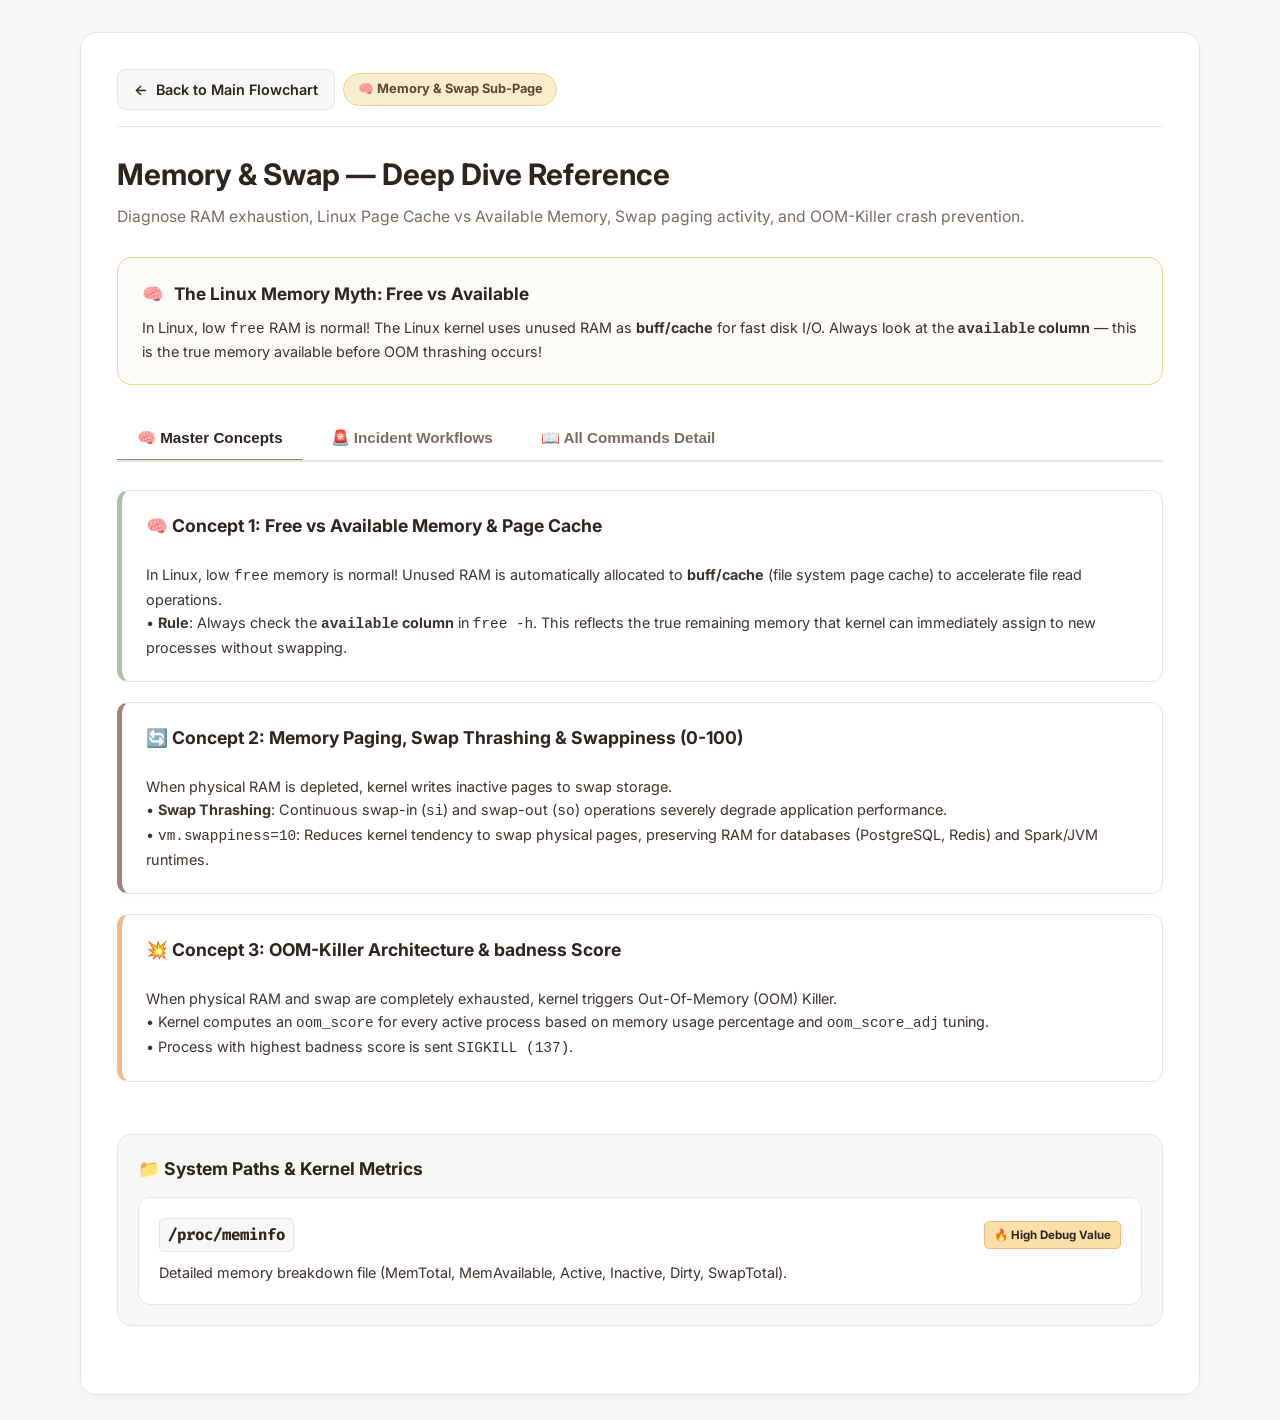
<file: memory.html>
<!DOCTYPE html>
<html lang="en">
<head>
    <meta charset="UTF-8">
    <meta name="viewport" content="width=device-width, initial-scale=1.0">
    <title>Memory & Swap — Sub-Page | Linux Server Triage</title>
    <!-- Google Fonts -->
    <link rel="preconnect" href="https://fonts.googleapis.com">
    <link rel="preconnect" href="https://fonts.gstatic.com" crossorigin>
    <link href="https://fonts.googleapis.com/css2?family=Fira+Code:wght@400;500;600&family=Inter:wght@300;400;500;600;700&display=swap" rel="stylesheet">
    <style>
        :root {
            --c-tea-green: #cbe896;
            --c-sage-green: #aac0aa;
            --c-warm-sand: #fcdfa6;
            --c-peach: #f4b886;
            --c-taupe: #a18276;

            --bg-canvas: #f6f8f6;
            --bg-board: #ffffff;
            --bg-card: #ffffff;
            --border-subtle: #e1e8e2;
            
            --text-heading: #2d2421;
            --text-body: #3c322e;
            --text-muted: #7a6b65;
            
            --font-sans: 'Inter', system-ui, -apple-system, sans-serif;
            --font-mono: 'Fira Code', monospace;
            
            --shadow-card: 0 4px 12px -2px rgba(161, 130, 118, 0.08);
        }

        * { box-sizing: border-box; margin: 0; padding: 0; }
        body { background-color: var(--bg-canvas); color: var(--text-body); font-family: var(--font-sans); line-height: 1.6; padding: 2rem 1rem; min-height: 100vh; }
        .page-container { max-width: 1120px; margin: 0 auto; background: var(--bg-board); border: 1px solid var(--border-subtle); border-radius: 16px; padding: 2.25rem; box-shadow: var(--shadow-card); }
        .top-nav { display: flex; justify-content: flex-start; gap: 0.5rem; align-items: center; margin-bottom: 1.5rem; padding-bottom: 1rem; border-bottom: 1px solid var(--border-subtle); }
        .back-btn { display: inline-flex; align-items: center; gap: 0.5rem; text-decoration: none; color: var(--text-heading); font-weight: 600; font-size: 0.9rem; background: var(--bg-canvas); padding: 0.5rem 1rem; border-radius: 8px; border: 1px solid var(--border-subtle); transition: all 0.2s ease; }
        .back-btn:hover { background: #fdf5e6; border-color: var(--c-warm-sand); transform: translateX(-2px); }
        .domain-badge { background: #faedcd; color: #5c4728; font-size: 0.8rem; font-weight: 700; padding: 0.35rem 0.85rem; border-radius: 20px; border: 1px solid #f4d386; }
        .header-title { font-size: 1.85rem; font-weight: 700; color: var(--text-heading); margin-bottom: 0.35rem; }
        .header-subtitle { color: var(--text-muted); font-size: 0.98rem; margin-bottom: 1.75rem; }
        
        .banner-container { background: #fdfbf7; border: 1px solid #f4d386; border-radius: 14px; padding: 1.35rem 1.5rem; margin-bottom: 2rem; }
        .banner-title { font-weight: 700; color: var(--text-heading); font-size: 1.08rem; margin-bottom: 0.6rem; display: flex; align-items: center; gap: 0.6rem; }
        .banner-desc { font-size: 0.9rem; color: var(--text-body); line-height: 1.5; }

        .sub-tabs { display: flex; gap: 0.5rem; border-bottom: 2px solid var(--border-subtle); margin-bottom: 1.75rem; overflow-x: auto; white-space: nowrap; }
        .tab-btn { background: none; border: none; font-size: 0.95rem; font-weight: 600; color: var(--text-muted); padding: 0.75rem 1.25rem; cursor: pointer; border-bottom: 3px solid transparent; margin-bottom: -2px; transition: all 0.2s ease; white-space: nowrap; }
        .tab-btn:hover { color: var(--text-heading); background: var(--bg-canvas); border-radius: 6px 6px 0 0; }
        .tab-btn.active { color: var(--text-heading); border-bottom-color: var(--c-taupe); font-weight: 700; }
        .tab-panel { display: none; flex-direction: column; gap: 1.75rem; }
        .tab-panel.active { display: flex; }

        .cmd-block { background: var(--bg-card); border: 1px solid var(--border-subtle); border-radius: 12px; padding: 1.35rem 1.5rem; display: flex; flex-direction: column; gap: 0.9rem; box-shadow: 0 2px 8px rgba(0,0,0,0.02); }
        .cmd-title { font-size: 1.12rem; font-weight: 700; color: var(--text-heading); display: flex; align-items: center; gap: 0.55rem; }
        .cmd-icon { color: var(--c-taupe); font-family: var(--font-mono); font-weight: 700; }
        .cmd-intent { font-size: 0.88rem; color: var(--text-muted); font-weight: 500; }
        .code-box { background: #2d2421; border-radius: 8px; padding: 0.75rem 1rem; font-family: var(--font-mono); font-size: 0.9rem; color: #f6f8f6; display: flex; justify-content: space-between; align-items: center; }
        .code-text { color: #fcdfa6; font-weight: 600; }
        .copy-btn { background: rgba(255, 255, 255, 0.12); border: 1px solid rgba(255, 255, 255, 0.2); color: #ffffff; padding: 0.3rem 0.75rem; border-radius: 6px; font-size: 0.78rem; font-weight: 600; cursor: pointer; transition: all 0.2s ease; }
        .copy-btn:hover { background: #fcdfa6; color: #2d2421; }

        .flags-box { background: var(--bg-canvas); border: 1px solid var(--border-subtle); border-radius: 8px; padding: 0.75rem 1rem; display: flex; flex-direction: column; gap: 0.5rem; }
        .flags-box-header { font-size: 0.76rem; font-weight: 700; color: var(--text-muted); text-transform: uppercase; letter-spacing: 0.05em; padding-bottom: 0.35rem; border-bottom: 1px dashed var(--border-subtle); display: flex; align-items: center; gap: 0.4rem; }
        .flags-box-body { display: flex; flex-direction: column; gap: 0.45rem; }
        .flag-row { display: flex; align-items: center; gap: 0.75rem; font-size: 0.85rem; color: var(--text-body); }
        .flag-code { font-family: var(--font-mono); font-weight: 700; color: var(--text-heading); background: #ffffff; padding: 0.15rem 0.5rem; border-radius: 4px; border: 1px solid var(--border-subtle); font-size: 0.8rem; white-space: nowrap; min-width: 100px; text-align: center; }

        .output-box { background: #faf8f5; color: #2d2421; border: 1px solid #e1e8e2; font-family: var(--font-mono); font-size: 0.83rem; padding: 0.85rem 1.1rem; border-radius: 8px; overflow-x: auto; white-space: pre; }
        .metric-box { background: #faedcd; color: #5c4728; border: 1px solid #f4d386; border-radius: 8px; padding: 0.65rem 0.95rem; font-size: 0.86rem; font-weight: 500; display: flex; align-items: flex-start; gap: 0.5rem; }

        .cards-grid { display: flex; flex-direction: column; gap: 1rem; }
        .path-card, .scenario-card { background: var(--bg-card); border: 1px solid var(--border-subtle); border-radius: 12px; padding: 1.25rem; display: flex; flex-direction: column; gap: 0.6rem; }
        .path-header { display: flex; justify-content: space-between; align-items: center; }
        .path-code { font-family: var(--font-mono); font-weight: 700; font-size: 0.98rem; color: var(--text-heading); background: var(--bg-canvas); padding: 0.2rem 0.5rem; border-radius: 5px; border: 1px solid var(--border-subtle); }
        .priority-tag { font-size: 0.72rem; font-weight: 700; padding: 0.22rem 0.55rem; border-radius: 5px; }
        .p-high { background: #fcdfa6; color: #2d2421; border: 1px solid #f4b886; }

        #toast { position: fixed; bottom: 2rem; right: 2rem; background: var(--text-heading); color: #ffffff; padding: 0.65rem 1.25rem; border-radius: 8px; font-size: 0.88rem; font-weight: 500; box-shadow: 0 4px 16px rgba(0,0,0,0.2); opacity: 0; transform: translateY(10px); transition: all 0.25s ease; pointer-events: none; z-index: 1000; }
        #toast.show { opacity: 1; transform: translateY(0); }

        /* Consolidated Incident Flow Card Container */
        .incident-flow-card {
            background: #ffffff;
            border: 1px solid var(--border-subtle);
            border-radius: 12px;
            padding: 1.1rem 1.35rem;
            display: flex;
            flex-direction: column;
            gap: 0.85rem;
            box-shadow: var(--shadow-card);
            transition: all 0.2s ease;
            margin-bottom: 1rem;
        }

        .incident-flow-card:hover {
            border-color: var(--c-taupe);
            box-shadow: var(--shadow-hover);
        }

        .incident-flow-card[data-category="identity"] { border-left: 5px solid var(--c-sage-green); }
        .incident-flow-card[data-category="cpu"]      { border-left: 5px solid var(--c-peach); }
        .incident-flow-card[data-category="memory"]   { border-left: 5px solid var(--c-warm-sand); }
        .incident-flow-card[data-category="disk"]     { border-left: 5px solid var(--c-tea-green); }
        .incident-flow-card[data-category="network"]  { border-left: 5px solid var(--c-taupe); }
        .incident-flow-card[data-category="services"] { border-left: 5px solid var(--c-sage-green); }

        .incident-card-header {
            display: flex;
            justify-content: space-between;
            align-items: center;
            gap: 1rem;
            flex-wrap: wrap;
        }

        .incident-card-title-group {
            display: flex;
            align-items: center;
            gap: 0.65rem;
        }

        .incident-card-title {
            font-size: 1.05rem;
            font-weight: 700;
            color: var(--text-heading);
        }

        .incident-card-actions {
            display: flex;
            align-items: center;
            gap: 0.5rem;
        }

        /* Clean Neutral Strategy Banner */
        .incident-strategy-banner {
            background: #f6f8f6;
            border: 1px solid #e1e8e2;
            border-radius: 8px;
            padding: 0.65rem 0.85rem;
            font-size: 0.78rem;
            line-height: 1.45;
            display: flex;
            flex-direction: column;
            gap: 0.45rem;
        }

        .rule-badge {
            color: #4a3e39;
            font-weight: 700;
            font-size: 0.82rem;
            flex-shrink: 0;
            margin-right: 0.15rem;
            background: transparent;
            border: none;
            padding: 0;
        }

        .incident-steps-grid {
            display: grid;
            grid-template-columns: repeat(4, 1fr);
            gap: 0.75rem;
        }

        @media (max-width: 1024px) {
            .incident-steps-grid {
                grid-template-columns: repeat(2, 1fr);
            }
        }

        .incident-step-card {
            background: var(--bg-canvas);
            border: 1px solid var(--border-subtle);
            border-radius: 8px;
            padding: 0.75rem 0.85rem;
            display: flex;
            flex-direction: column;
            gap: 0.45rem;
        }

        .step-header {
            display: flex;
            justify-content: space-between;
            align-items: center;
            gap: 0.35rem;
        }

        .step-code-box {
            margin: 0.15rem 0;
            overflow-x: auto;
            white-space: nowrap;
        }

        .step-code-box code {
            background: #fdf2e1;
            border: 1px solid #f5c278;
            color: #4a2810;
            font-weight: 700;
            padding: 0.22rem 0.55rem;
            border-radius: 5px;
            display: inline-block;
            font-size: 0.78rem;
        }

        .step-intent-desc {
            font-size: 0.75rem;
            color: var(--text-body);
            line-height: 1.35;
        }

        .step-tag-num {
            font-size: 0.72rem;
            font-weight: 700;
            text-transform: uppercase;
            color: var(--text-muted);
            letter-spacing: 0.04em;
        }

        /* Soft Unified Sage Green Tags */
        .step-tag {
            background: #e8efe8;
            color: #2d3a28;
            border: 1px solid #c2d1b0;
            padding: 0.15rem 0.5rem;
            border-radius: 4px;
            font-weight: 700;
            font-size: 0.72rem;
            white-space: nowrap;
        }
        .cmd-node {
            background: #edf1d8;
            border: 1px solid #c4cb98;
            border-radius: 6px;
            padding: 0.3rem 0.55rem;
            cursor: pointer;
            transition: all 0.2s ease;
            display: inline-flex;
            align-items: center;
            gap: 0.35rem;
            box-shadow: 0 1px 3px rgba(65, 78, 50, 0.08);
            position: relative;
            white-space: nowrap;
            flex-shrink: 0;
        }
        .cmd-node:hover {
            background: #e2e8c2;
            border-color: #a8b276;
            transform: translateY(-1px);
            box-shadow: 0 3px 8px rgba(168, 178, 118, 0.3);
        }
        .cmd-node:hover .cmd-label,
        .cmd-node:hover .cmd-icon {
            color: #2b3824;
        }
        .cmd-icon {
            font-family: var(--font-mono);
            font-size: 0.72rem;
            color: #36432f;
            font-weight: bold;
            white-space: nowrap;
            flex-shrink: 0;
        }
        .cmd-label {
            font-family: var(--font-mono);
            font-size: 0.78rem;
            color: #36432f;
            font-weight: 700;
            white-space: nowrap;
        }
</style>
</head>
<body>

    <div class="page-container">
        <div class="top-nav">
            <a href="index.html" class="back-btn">
                <span>←</span>
                <span>Back to Main Flowchart</span>
            </a>
            <span class="domain-badge">🧠 Memory & Swap Sub-Page</span>
        </div>

        <h1 class="header-title">Memory & Swap — Deep Dive Reference</h1>
        <p class="header-subtitle">Diagnose RAM exhaustion, Linux Page Cache vs Available Memory, Swap paging activity, and OOM-Killer crash prevention.</p>

        <div class="banner-container">
            <div class="banner-title">
                <span>🧠</span>
                <span>The Linux Memory Myth: Free vs Available</span>
            </div>
            <div class="banner-desc">
                In Linux, low <code>free</code> RAM is normal! The Linux kernel uses unused RAM as <strong>buff/cache</strong> for fast disk I/O. Always look at the <strong><code>available</code> column</strong> — this is the true memory available before OOM thrashing occurs!
            </div>
        </div>

        <div class="sub-tabs">
            <button class="tab-btn active" onclick="switchTab('concepts', this)">🧠 Master Concepts</button>
            <button class="tab-btn" onclick="switchTab('incidents', this)">🚨 Incident Workflows</button>
            <button class="tab-btn" onclick="switchTab('detail', this)">📖 All Commands Detail</button>
        </div>

        <!-- TAB 1: Master Concepts -->
        <div id="concepts" class="tab-panel active">
            <div class="cards-grid" style="grid-template-columns: 1fr; gap: 1.25rem; margin-bottom: 1.5rem;">
                <div class="cmd-block" style="border-left: 5px solid var(--c-sage-green);">
                    <div class="cmd-title" style="font-size: 1.1rem; color: var(--text-heading); margin-bottom: 0.5rem;">
                        🧠 Concept 1: Free vs Available Memory &amp; Page Cache
                    </div>
                    <div style="font-size: 0.9rem; line-height: 1.6; color: var(--text-body);">
                        In Linux, low <code>free</code> memory is normal! Unused RAM is automatically allocated to <strong>buff/cache</strong> (file system page cache) to accelerate file read operations.<br>
                        • <strong>Rule</strong>: Always check the <strong><code>available</code> column</strong> in <code>free -h</code>. This reflects the true remaining memory that kernel can immediately assign to new processes without swapping.
                    </div>
                </div>

                <div class="cmd-block" style="border-left: 5px solid var(--c-taupe);">
                    <div class="cmd-title" style="font-size: 1.1rem; color: var(--text-heading); margin-bottom: 0.5rem;">
                        🔄 Concept 2: Memory Paging, Swap Thrashing &amp; Swappiness (0-100)
                    </div>
                    <div style="font-size: 0.9rem; line-height: 1.6; color: var(--text-body);">
                        When physical RAM is depleted, kernel writes inactive pages to swap storage.<br>
                        • <strong>Swap Thrashing</strong>: Continuous swap-in (<code>si</code>) and swap-out (<code>so</code>) operations severely degrade application performance.<br>
                        • <code>vm.swappiness=10</code>: Reduces kernel tendency to swap physical pages, preserving RAM for databases (PostgreSQL, Redis) and Spark/JVM runtimes.
                    </div>
                </div>

                <div class="cmd-block" style="border-left: 5px solid var(--c-peach);">
                    <div class="cmd-title" style="font-size: 1.1rem; color: var(--text-heading); margin-bottom: 0.5rem;">
                        💥 Concept 3: OOM-Killer Architecture &amp; badness Score
                    </div>
                    <div style="font-size: 0.9rem; line-height: 1.6; color: var(--text-body);">
                        When physical RAM and swap are completely exhausted, kernel triggers Out-Of-Memory (OOM) Killer.<br>
                        • Kernel computes an <code>oom_score</code> for every active process based on memory usage percentage and <code>oom_score_adj</code> tuning.<br>
                        • Process with highest badness score is sent <code>SIGKILL (137)</code>.
                    </div>
                </div>
            </div>

            <div class="banner-container" style="background:#f6f8f6; border-color:var(--border-subtle); padding: 1.25rem;">
                <div class="banner-title" style="font-size: 1.1rem; margin-bottom: 0.85rem;">
                    📁 System Paths &amp; Kernel Metrics
                </div>
                <div class="cards-grid">
                    <div class="path-card">
                        <div class="path-header"><span class="path-code">/proc/meminfo</span><span class="priority-tag p-high">🔥 High Debug Value</span></div>
                        <p style="font-size:0.9rem; color:var(--text-body);">Detailed memory breakdown file (MemTotal, MemAvailable, Active, Inactive, Dirty, SwapTotal).</p>
                    </div>
                </div>
            </div>
        </div>

        <!-- TAB 2: Incident Workflows -->
        <div id="incidents" class="tab-panel">
            <div class="incident-flow-card" data-category="memory">
                <div class="incident-card-header">
                    <div class="incident-card-title-group">
                        <h3 class="incident-card-title">🧠 Application OOM Killed / Crash (Exit Code 137)</h3>
                    </div>
                    <div class="incident-card-actions">
                        <span class="category-badge">Memory &amp; Swap</span>
                    </div>
                </div>

                <div class="incident-strategy-banner decision-box">
                    <strong>🎯 Triage Strategy &amp; Intention Logic:</strong>
                    <div class="step-list">
                        <span>• <strong>RAM Headroom:</strong> Inspect available memory headroom (ignore <code>free</code>, focus strictly on <code>available</code>).</span>
                        <span>• <strong>Kernel OOM Trace:</strong> Verify Linux Kernel OOM killer terminations in dmesg (Exit Code 137 / SIGKILL).</span>
                    </div>
                </div>

                <div class="incident-steps-grid">
                    <!-- Step 1 -->
                    <div class="incident-step-card">
                        <div class="step-header">
                            <span class="step-tag-num">Step 1: Memory Scan</span>
                            <button class="cmd-node" onclick="openModal('free')">
                                <span class="cmd-icon">&gt;_</span>
                                <span class="cmd-label">free -h</span>
                            </button>
                        </div>
                        <div class="step-code-box">
                            <code>free -h</code>
                        </div>
                        <div class="step-intent-desc">Check available RAM headroom and swap usage (ignore free, look at available)</div>
                    </div>

                    <!-- Step 2 -->
                    <div class="incident-step-card">
                        <div class="step-header">
                            <span class="step-tag-num">Step 2: Confirm OOM</span>
                            <button class="cmd-node" onclick="openModal('dmesg-oom')">
                                <span class="cmd-icon">&gt;_</span>
                                <span class="cmd-label">dmesg -T</span>
                            </button>
                        </div>
                        <div class="step-code-box">
                            <code>dmesg -T | grep -i oom</code>
                        </div>
                        <div class="step-intent-desc">Trace kernel ring buffer logs for OOM killer executions (Exit Code 137)</div>
                    </div>

                    <!-- Step 3 -->
                    <div class="incident-step-card">
                        <div class="step-header">
                            <span class="step-tag-num">Step 3: Top RSS Consumer</span>
                            <button class="cmd-node" onclick="openModal('top')">
                                <span class="cmd-icon">&gt;_</span>
                                <span class="cmd-label">top (M)</span>
                            </button>
                        </div>
                        <div class="step-code-box">
                            <code>ps -eo pid,%mem,rss,cmd --sort=-rss</code>
                        </div>
                        <div class="step-intent-desc">Identify the process consuming the highest resident physical memory (RSS)</div>
                    </div>

                    <!-- Step 4 -->
                    <div class="incident-step-card">
                        <div class="step-header">
                            <span class="step-tag-num">Step 4: Remediation</span>
                            <button class="cmd-node" onclick="openModal('kill-signals')">
                                <span class="cmd-icon">&gt;_</span>
                                <span class="cmd-label">kill / sysctl</span>
                            </button>
                        </div>
                        <div class="step-code-box">
                            <code>sysctl vm.swappiness=10</code>
                        </div>
                        <div class="step-intent-desc">Tune swappiness, tune application heap limits, or adjust container cgroup caps</div>
                    </div>
                </div>
            </div>

            <div class="cards-grid" style="margin-top: 1rem;">
                <div class="scenario-card">
                    <h3 style="font-size:1.02rem; font-weight:700; color:var(--text-heading); margin-bottom:0.4rem;">💥 OOM-Killer Terminated Process</h3>
                    <p style="font-size:0.9rem; color:var(--text-body);">When available RAM reaches 0, kernel OOM-Killer kills the highest memory consumer. Check <code>dmesg -T | grep -i oom</code> to find the killed process.</p>
                </div>
                <div class="scenario-card">
                    <h3 style="font-size:1.02rem; font-weight:700; color:var(--text-heading); margin-bottom:0.4rem;">🐌 High Swap Thrashing Latency</h3>
                    <p style="font-size:0.9rem; color:var(--text-body);">If <code>vmstat 1</code> shows high <code>si</code>/<code>so</code> values, server is thrashing swap on disk. Set <code>sysctl vm.swappiness=10</code> or add physical RAM.</p>
                </div>
            </div>
        </div>

        <!-- TAB 3: All Commands Detail -->
        <div id="detail" class="tab-panel">
            <h3 style="font-size: 1.15rem; color: var(--text-heading); margin-bottom: 1.2rem;">📖 All Memory &amp; Swap Commands (Flat Scannable View)</h3>

            <!-- free -h -->
            <div class="cmd-block">
                <div class="cmd-header">
                    <div>
                        <div class="cmd-title"><span class="cmd-icon">&gt;_</span> free -h</div>
                        <div class="cmd-intent">Display total, used, free, buff/cache, and available RAM &amp; Swap</div>
                    </div>
                </div>
                <div class="code-box">
                    <span class="code-text">$ free -h</span>
                    <button class="copy-btn" onclick="copyText('free -h')">📋 Copy Command</button>
                </div>
                <div class="flags-box">
                    <div class="flags-box-header"><span>🔑</span> <span>Flag Breakdown</span></div>
                    <div class="flags-box-body">
                        <div class="flag-row"><span class="flag-code">-h</span> <span>Human readable output (GB / MB instead of raw bytes)</span></div>
                        <div class="flag-row"><span class="flag-code">-w</span> <span>Wide mode (separates buffers and cache into distinct columns)</span></div>
                    </div>
                </div>
                <div class="output-box">               total        used        free      shared  buff/cache   available
Mem:            62Gi        48Gi       1.2Gi       250Mi       12.8Gi       12.1Gi
Swap:          2.0Gi       1.5Gi       500Mi</div>
                <div class="metric-box">
                    <span>🎯</span>
                    <div><strong>CRITICAL COLUMNS</strong>: <code>available</code> = 12.1Gi (RAM remaining for new JVM/Spark processes). <code>buff/cache</code> = Reclaimable OS page cache.</div>
                </div>
            </div>

            <!-- vmstat 1 5 -->
            <div class="cmd-block">
                <div class="cmd-header">
                    <div>
                        <div class="cmd-title"><span class="cmd-icon">&gt;_</span> vmstat 1 5</div>
                        <div class="cmd-intent">Monitor real-time virtual memory, swap paging (si/so), and context switches</div>
                    </div>
                </div>
                <div class="code-box">
                    <span class="code-text">$ vmstat 1 5</span>
                    <button class="copy-btn" onclick="copyText('vmstat 1 5')">📋 Copy Command</button>
                </div>
                <div class="flags-box">
                    <div class="flags-box-header"><span>🔑</span> <span>Flag Breakdown</span></div>
                    <div class="flags-box-body">
                        <div class="flag-row"><span class="flag-code">1 5</span> <span>Interval 1 second, repeat 5 times</span></div>
                    </div>
                </div>
                <div class="output-box">procs -----------memory---------- ---swap-- -----io--- -system-- ------cpu-----
 r  b   swpd   free   buff  cache   si   so    bi    bo   in   cs us sy id wa st
 2  0 1572864 1258296 25012 13421772 45  120   300   500 1200 4500 80 10  5  5  0</div>
                <div class="metric-box">
                    <span>🎯</span>
                    <div><strong>SWAP PAGING TRAP</strong>: If <code>si</code> (swap-in) &amp; <code>so</code> (swap-out) are &gt; 0 continuously, the server is swapping memory to disk, causing massive latency!</div>
                </div>
            </div>

            <!-- swappiness -->
            <div class="cmd-block">
                <div class="cmd-header">
                    <div>
                        <div class="cmd-title"><span class="cmd-icon">&gt;_</span> sysctl vm.swappiness=10</div>
                        <div class="cmd-intent">Adjust kernel swappiness tendency (0-100) to keep DB/Spark in RAM</div>
                    </div>
                </div>
                <div class="code-box">
                    <span class="code-text">$ sudo sysctl vm.swappiness=10</span>
                    <button class="copy-btn" onclick="copyText('sudo sysctl vm.swappiness=10')">📋 Copy Command</button>
                </div>
                <div class="output-box">vm.swappiness = 10</div>
                <div class="metric-box">
                    <span>🎯</span>
                    <div><strong>RECOMMENDED VALUE</strong>: Set <code>vm.swappiness=10</code> on PostgreSQL/Spark nodes to avoid unnecessary disk swapping.</div>
                </div>
            </div>
        </div>
    </div>

    <div id="toast">Copied to clipboard!</div>
    <script>
        function switchTab(panelId, btnElem) {
            document.querySelectorAll('.tab-btn').forEach(b => b.classList.remove('active'));
            document.querySelectorAll('.tab-panel').forEach(p => p.classList.remove('active'));
            if (!btnElem) {
                btnElem = document.querySelector(`.tab-btn[onclick*="'${panelId}'"]`);
            }
            if (btnElem) btnElem.classList.add('active');
            const target = document.getElementById(panelId);
            if (target) target.classList.add('active');

            try {
                if (window.location.hash !== '#' + panelId) {
                    history.replaceState(null, null, '#' + panelId);
                }
                localStorage.setItem('activeSubpageTab', panelId);
            } catch (e) {}
        }

        function restoreSubpageTabState() {
            let panel = 'concepts';
            const hash = window.location.hash.replace('#', '').toLowerCase();
            if (['incidents', 'workflows'].includes(hash)) {
                panel = 'incidents';
            } else if (['detail', 'commands'].includes(hash)) {
                panel = 'detail';
            } else if (['concepts', 'master'].includes(hash)) {
                panel = 'concepts';
            } else {
                try {
                    const saved = localStorage.getItem('activeSubpageTab');
                    if (saved) panel = saved;
                } catch (e) {}
            }
            switchTab(panel);
        }

        document.addEventListener('DOMContentLoaded', restoreSubpageTabState);
        window.addEventListener('hashchange', restoreSubpageTabState);

        function copyText(str) {
            navigator.clipboard.writeText(str).then(() => {
                const toast = document.getElementById('toast');
                toast.textContent = `Copied "${str}" to clipboard!`;
                toast.classList.add('show');
                setTimeout(() => toast.classList.remove('show'), 2000);
            });
        }

        function openModal(cmdId) {
            const detailTabBtn = document.querySelectorAll('.tab-btn')[2];
            if (detailTabBtn) switchTab('detail', detailTabBtn);
        }

        function openChildPage(catKey) {
            window.location.href = catKey + '.html';
        }
    </script>
</body>
</html>
</file>
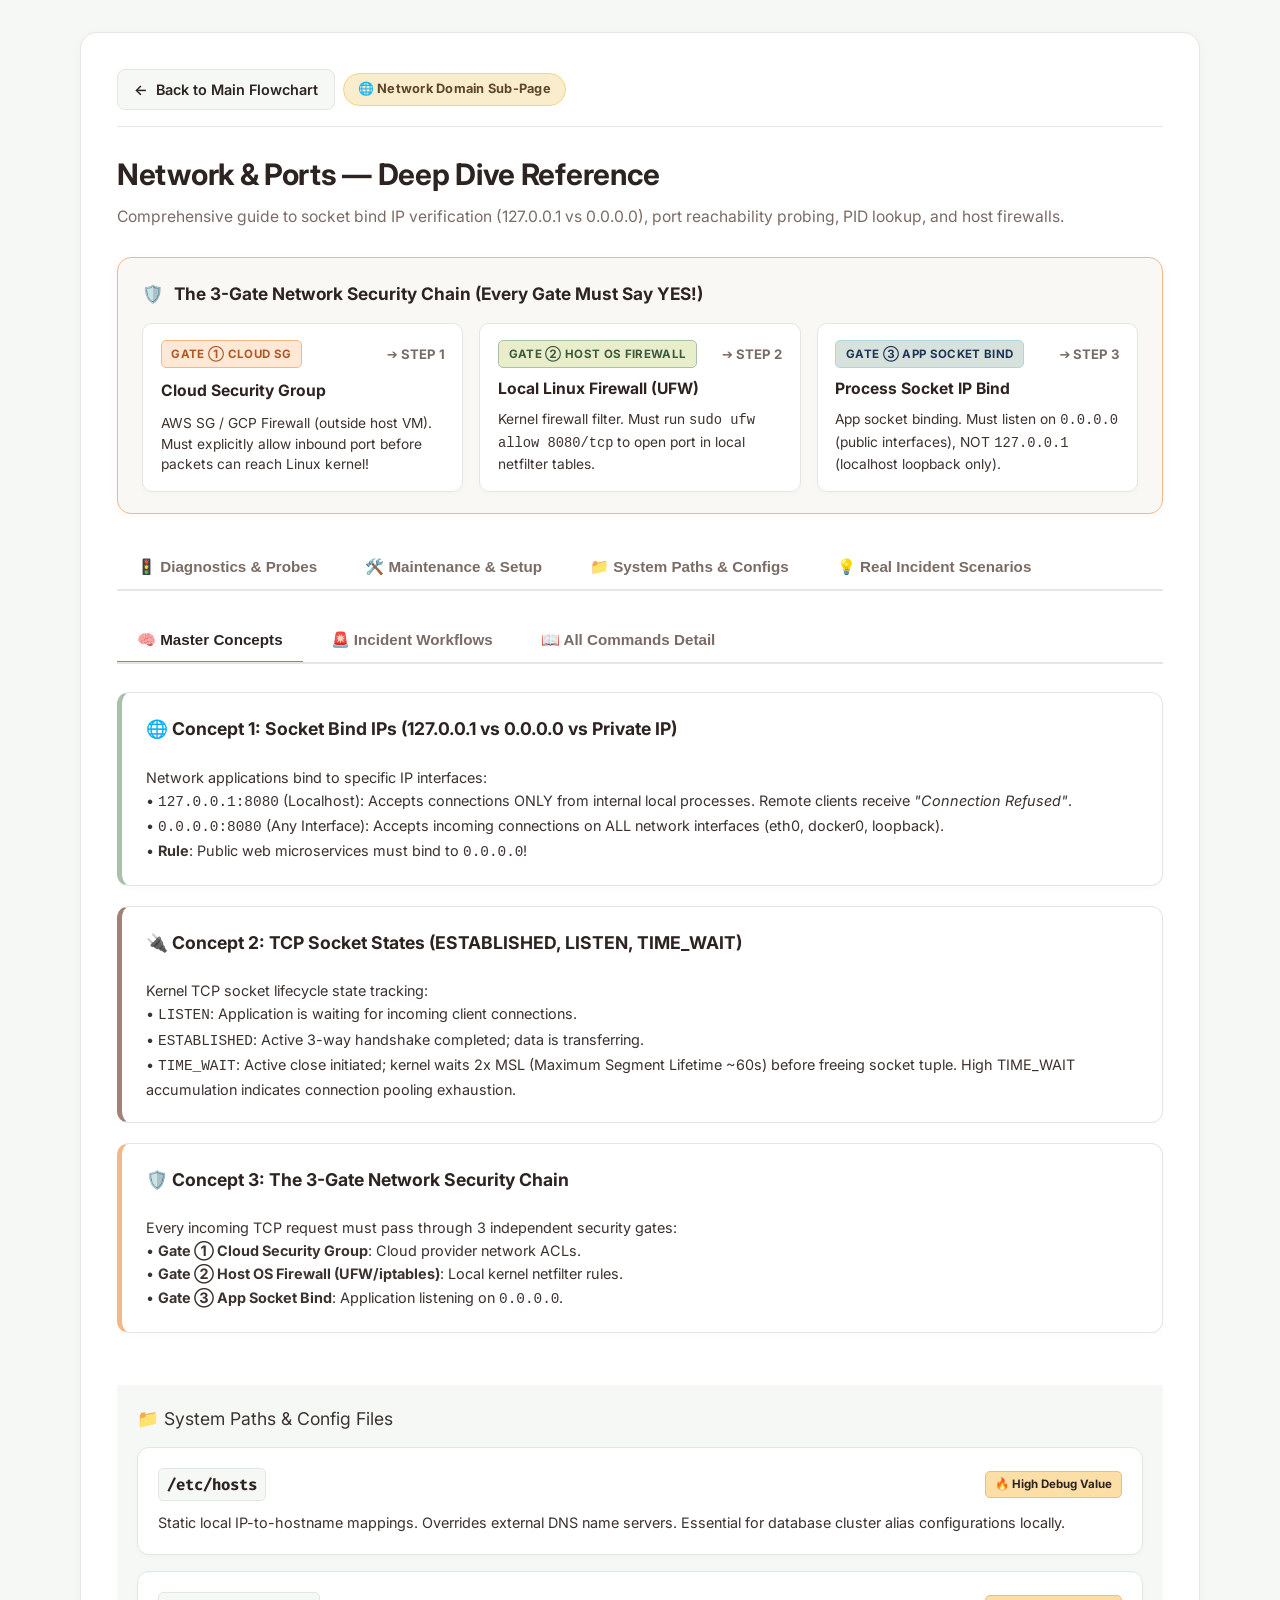
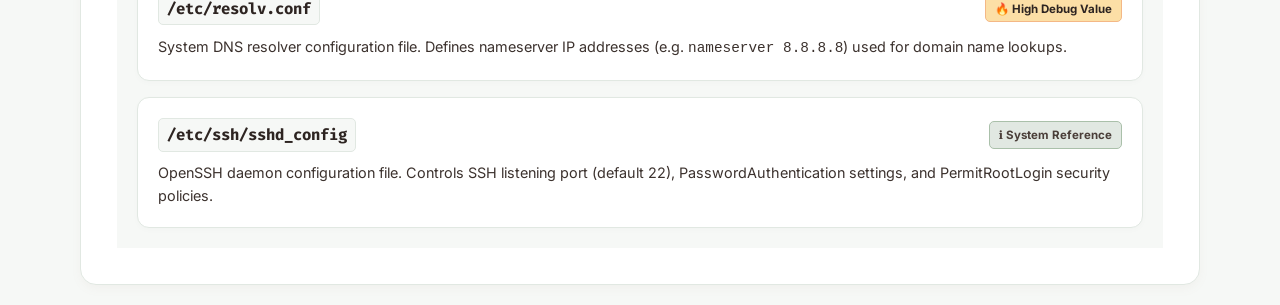
<file: network.html>
<!DOCTYPE html>
<html lang="en">
<head>
    <meta charset="UTF-8">
    <meta name="viewport" content="width=device-width, initial-scale=1.0">
    <title>Network & Ports — Deep Dive Sub-Page | Linux Server Triage</title>
    <!-- Google Fonts -->
    <link rel="preconnect" href="https://fonts.googleapis.com">
    <link rel="preconnect" href="https://fonts.gstatic.com" crossorigin>
    <link href="https://fonts.googleapis.com/css2?family=Fira+Code:wght@400;500;600&family=Inter:wght@300;400;500;600;700&display=swap" rel="stylesheet">
    <style>
        :root {
            --c-tea-green: #cbe896;
            --c-sage-green: #aac0aa;
            --c-warm-sand: #fcdfa6;
            --c-peach: #f4b886;
            --c-taupe: #a18276;
            --c-soft-sage: #e9edc9;

            --bg-canvas: #f6f8f6;
            --bg-board: #ffffff;
            --bg-card: #ffffff;
            --border-subtle: #e1e8e2;
            
            --text-heading: #2d2421;
            --text-body: #3c322e;
            --text-muted: #7a6b65;
            
            --font-sans: 'Inter', system-ui, -apple-system, sans-serif;
            --font-mono: 'Fira Code', monospace;
            
            --shadow-card: 0 4px 12px -2px rgba(161, 130, 118, 0.08);
            --shadow-hover: 0 6px 16px -3px rgba(161, 130, 118, 0.15);
        }

        * {
            box-sizing: border-box;
            margin: 0;
            padding: 0;
        }

        body {
            background-color: var(--bg-canvas);
            color: var(--text-body);
            font-family: var(--font-sans);
            line-height: 1.6;
            padding: 2rem 1rem;
            min-height: 100vh;
        }

        .page-container {
            max-width: 1120px;
            margin: 0 auto;
            background: var(--bg-board);
            border: 1px solid var(--border-subtle);
            border-radius: 16px;
            padding: 2.25rem;
            box-shadow: var(--shadow-card);
        }

        /* Top Navigation Header */
        .top-nav {
            display: flex;
            justify-content: flex-start; gap: 0.5rem;
            align-items: center;
            margin-bottom: 1.5rem;
            padding-bottom: 1rem;
            border-bottom: 1px solid var(--border-subtle);
        }

        .back-btn {
            display: inline-flex;
            align-items: center;
            gap: 0.5rem;
            text-decoration: none;
            color: var(--text-heading);
            font-weight: 600;
            font-size: 0.9rem;
            background: var(--bg-canvas);
            padding: 0.5rem 1rem;
            border-radius: 8px;
            border: 1px solid var(--border-subtle);
            transition: all 0.2s ease;
        }

        .back-btn:hover {
            background: var(--c-soft-sage);
            border-color: var(--c-sage-green);
            transform: translateX(-2px);
        }

        .domain-badge {
            background: #faedcd;
            color: #5c4728;
            font-size: 0.8rem;
            font-weight: 700;
            padding: 0.35rem 0.85rem;
            border-radius: 20px;
            border: 1px solid #f4d386;
            letter-spacing: 0.02em;
        }

        .header-title {
            font-size: 1.85rem;
            font-weight: 700;
            color: var(--text-heading);
            margin-bottom: 0.35rem;
            letter-spacing: -0.01em;
        }

        .header-subtitle {
            color: var(--text-muted);
            font-size: 0.98rem;
            margin-bottom: 1.75rem;
        }

        /* 3-Gate Security Chain Architecture */
        .gate-chain-container {
            background: #faf8f5;
            border: 1px solid #f4b886;
            border-radius: 14px;
            padding: 1.35rem 1.5rem;
            margin-bottom: 2rem;
            box-shadow: 0 2px 8px rgba(244, 184, 134, 0.08);
        }

        .gate-title {
            font-weight: 700;
            color: var(--text-heading);
            font-size: 1.08rem;
            margin-bottom: 1rem;
            display: flex;
            align-items: center;
            gap: 0.6rem;
        }

        .gate-grid {
            display: grid;
            grid-template-columns: repeat(3, 1fr);
            gap: 1rem;
        }

        @media (max-width: 850px) {
            .gate-grid {
                grid-template-columns: 1fr;
            }
        }

        .gate-card {
            background: #ffffff;
            border: 1px solid var(--border-subtle);
            border-radius: 10px;
            padding: 1rem 1.1rem;
            display: flex;
            flex-direction: column;
            justify-content: space-between;
            gap: 0.5rem;
            box-shadow: 0 2px 6px rgba(0,0,0,0.02);
        }

        .gate-card-header {
            display: flex;
            justify-content: space-between;
            align-items: center;
        }

        .gate-tag {
            font-size: 0.72rem;
            font-weight: 700;
            padding: 0.22rem 0.6rem;
            border-radius: 5px;
            text-transform: uppercase;
            letter-spacing: 0.03em;
        }

        .gt-1 { background: #ffe8d6; color: #b05726; border: 1px solid #f4b886; }
        .gt-2 { background: #e9edc9; color: #3a5a40; border: 1px solid #aac0aa; }
        .gt-3 { background: #d8e2dc; color: #1d3557; border: 1px solid #a8dadc; }

        .gate-arrow {
            font-size: 0.82rem;
            font-weight: 700;
            color: var(--text-muted);
        }

        .gate-name {
            font-weight: 700;
            font-size: 0.98rem;
            color: var(--text-heading);
        }

        .gate-desc {
            font-size: 0.86rem;
            color: var(--text-body);
            line-height: 1.5;
        }

        /* Sub-Tabs Bar */
        .sub-tabs {
            display: flex;
            gap: 0.5rem;
            border-bottom: 2px solid var(--border-subtle);
            margin-bottom: 1.75rem;
            overflow-x: auto;
            white-space: nowrap;
        }

        .tab-btn {
            background: none;
            border: none;
            font-size: 0.95rem;
            font-weight: 600;
            color: var(--text-muted);
            padding: 0.75rem 1.25rem;
            cursor: pointer;
            border-bottom: 3px solid transparent;
            margin-bottom: -2px;
            transition: all 0.2s ease;
            white-space: nowrap;
        }

        .tab-btn:hover {
            color: var(--text-heading);
            background: var(--bg-canvas);
            border-radius: 6px 6px 0 0;
        }

        .tab-btn.active {
            color: var(--text-heading);
            border-bottom-color: var(--c-taupe);
            font-weight: 700;
        }

        .tab-panel {
            display: none;
            flex-direction: column;
            gap: 1.75rem;
        }

        .tab-panel.active {
            display: flex;
        }

        /* Command Cards */
        .cmd-block {
            background: var(--bg-card);
            border: 1px solid var(--border-subtle);
            border-radius: 12px;
            padding: 1.35rem 1.5rem;
            display: flex;
            flex-direction: column;
            gap: 0.9rem;
            box-shadow: 0 2px 8px rgba(0,0,0,0.02);
            transition: border-color 0.2s ease;
        }

        .cmd-block:hover {
            border-color: var(--c-sage-green);
        }

        .cmd-header {
            display: flex;
            justify-content: space-between;
            align-items: flex-start;
            gap: 1rem;
            flex-wrap: wrap;
        }

        .cmd-title-group {
            display: flex;
            flex-direction: column;
            gap: 0.25rem;
        }

        .cmd-title {
            font-size: 1.12rem;
            font-weight: 700;
            color: var(--text-heading);
            display: flex;
            align-items: center;
            gap: 0.55rem;
            font-family: var(--font-sans);
        }

        .cmd-icon {
            color: var(--c-taupe);
            font-family: var(--font-mono);
            font-weight: 700;
        }

        .cmd-intent {
            font-size: 0.88rem;
            color: var(--text-muted);
            font-weight: 500;
        }

        .code-box {
            background: #2d2421;
            border-radius: 8px;
            padding: 0.75rem 1rem;
            font-family: var(--font-mono);
            font-size: 0.9rem;
            color: #f6f8f6;
            display: flex;
            justify-content: space-between;
            align-items: center;
            gap: 1rem;
            overflow-x: auto;
        }

        .code-text {
            color: #cbe896;
            font-weight: 600;
        }

        .copy-btn {
            background: rgba(255, 255, 255, 0.12);
            border: 1px solid rgba(255, 255, 255, 0.2);
            color: #ffffff;
            padding: 0.3rem 0.75rem;
            border-radius: 6px;
            font-size: 0.78rem;
            font-weight: 600;
            cursor: pointer;
            transition: all 0.2s ease;
            white-space: nowrap;
            flex-shrink: 0;
        }

        .copy-btn:hover {
            background: #cbe896;
            color: #2d2421;
            border-color: #cbe896;
        }

        /* Single Unified Flags Container Box */
        .flags-box {
            background: var(--bg-canvas);
            border: 1px solid var(--border-subtle);
            border-radius: 8px;
            padding: 0.75rem 1rem;
            display: flex;
            flex-direction: column;
            gap: 0.5rem;
        }

        .flags-box-header {
            font-size: 0.76rem;
            font-weight: 700;
            color: var(--text-muted);
            text-transform: uppercase;
            letter-spacing: 0.05em;
            padding-bottom: 0.35rem;
            border-bottom: 1px dashed var(--border-subtle);
            display: flex;
            align-items: center;
            gap: 0.4rem;
        }

        .flags-box-body {
            display: flex;
            flex-direction: column;
            gap: 0.45rem;
        }

        .flag-row {
            display: flex;
            align-items: center;
            gap: 0.75rem;
            font-size: 0.85rem;
            color: var(--text-body);
        }

        .flag-code {
            font-family: var(--font-mono);
            font-weight: 700;
            color: var(--text-heading);
            background: #ffffff;
            padding: 0.15rem 0.5rem;
            border-radius: 4px;
            border: 1px solid var(--border-subtle);
            font-size: 0.8rem;
            white-space: nowrap;
            min-width: 100px;
            text-align: center;
        }

        .output-box {
            background: #faf8f5;
            color: #2d2421;
            border: 1px solid #e1e8e2;
            font-family: var(--font-mono);
            font-size: 0.83rem;
            padding: 0.85rem 1.1rem;
            border-radius: 8px;
            overflow-x: auto;
            white-space: pre;
            line-height: 1.5;
        }

        .metric-box {
            background: #faedcd;
            color: #5c4728;
            border: 1px solid #f4d386;
            border-radius: 8px;
            padding: 0.65rem 0.95rem;
            font-size: 0.86rem;
            font-weight: 500;
            display: flex;
            align-items: flex-start;
            gap: 0.5rem;
            line-height: 1.5;
        }

        /* Vertical Single-Column Layout for Paths & Scenarios */
        .cards-grid {
            display: flex;
            flex-direction: column;
            gap: 1rem;
        }

        .path-card, .scenario-card {
            background: var(--bg-card);
            border: 1px solid var(--border-subtle);
            border-radius: 12px;
            padding: 1.25rem;
            display: flex;
            flex-direction: column;
            gap: 0.6rem;
            box-shadow: 0 2px 6px rgba(0,0,0,0.02);
        }

        .path-header {
            display: flex;
            justify-content: space-between;
            align-items: center;
        }

        .path-code {
            font-family: var(--font-mono);
            font-weight: 700;
            font-size: 0.98rem;
            color: var(--text-heading);
            background: var(--bg-canvas);
            padding: 0.2rem 0.5rem;
            border-radius: 5px;
            border: 1px solid var(--border-subtle);
        }

        .priority-tag {
            font-size: 0.72rem;
            font-weight: 700;
            padding: 0.22rem 0.55rem;
            border-radius: 5px;
        }

        .p-high { background: #fcdfa6; color: #2d2421; border: 1px solid #f4b886; }
        .p-sys { background: #e1e8e2; color: #4a3e39; border: 1px solid #aac0aa; }

        /* Toast notification */
        #toast {
            position: fixed;
            bottom: 2rem;
            right: 2rem;
            background: var(--text-heading);
            color: #ffffff;
            padding: 0.65rem 1.25rem;
            border-radius: 8px;
            font-size: 0.88rem;
            font-weight: 500;
            box-shadow: 0 4px 16px rgba(0,0,0,0.2);
            opacity: 0;
            transform: translateY(10px);
            transition: all 0.25s ease;
            pointer-events: none;
            z-index: 1000;
        }

        #toast.show {
            opacity: 1;
            transform: translateY(0);
        }

        /* Consolidated Incident Flow Card Container */
        .incident-flow-card {
            background: #ffffff;
            border: 1px solid var(--border-subtle);
            border-radius: 12px;
            padding: 1.1rem 1.35rem;
            display: flex;
            flex-direction: column;
            gap: 0.85rem;
            box-shadow: var(--shadow-card);
            transition: all 0.2s ease;
            margin-bottom: 1rem;
        }

        .incident-flow-card:hover {
            border-color: var(--c-taupe);
            box-shadow: var(--shadow-hover);
        }

        .incident-flow-card[data-category="identity"] { border-left: 5px solid var(--c-sage-green); }
        .incident-flow-card[data-category="cpu"]      { border-left: 5px solid var(--c-peach); }
        .incident-flow-card[data-category="memory"]   { border-left: 5px solid var(--c-warm-sand); }
        .incident-flow-card[data-category="disk"]     { border-left: 5px solid var(--c-tea-green); }
        .incident-flow-card[data-category="network"]  { border-left: 5px solid var(--c-taupe); }
        .incident-flow-card[data-category="services"] { border-left: 5px solid var(--c-sage-green); }

        .incident-card-header {
            display: flex;
            justify-content: space-between;
            align-items: center;
            gap: 1rem;
            flex-wrap: wrap;
        }

        .incident-card-title-group {
            display: flex;
            align-items: center;
            gap: 0.65rem;
        }

        .incident-card-title {
            font-size: 1.05rem;
            font-weight: 700;
            color: var(--text-heading);
        }

        .incident-card-actions {
            display: flex;
            align-items: center;
            gap: 0.5rem;
        }

        /* Clean Neutral Strategy Banner */
        .incident-strategy-banner {
            background: #f6f8f6;
            border: 1px solid #e1e8e2;
            border-radius: 8px;
            padding: 0.65rem 0.85rem;
            font-size: 0.78rem;
            line-height: 1.45;
            display: flex;
            flex-direction: column;
            gap: 0.45rem;
        }

        .rule-badge {
            color: #4a3e39;
            font-weight: 700;
            font-size: 0.82rem;
            flex-shrink: 0;
            margin-right: 0.15rem;
            background: transparent;
            border: none;
            padding: 0;
        }

        .incident-steps-grid {
            display: grid;
            grid-template-columns: repeat(4, 1fr);
            gap: 0.75rem;
        }

        @media (max-width: 1024px) {
            .incident-steps-grid {
                grid-template-columns: repeat(2, 1fr);
            }
        }

        .incident-step-card {
            background: var(--bg-canvas);
            border: 1px solid var(--border-subtle);
            border-radius: 8px;
            padding: 0.75rem 0.85rem;
            display: flex;
            flex-direction: column;
            gap: 0.45rem;
        }

        .step-header {
            display: flex;
            justify-content: space-between;
            align-items: center;
            gap: 0.35rem;
        }

        .step-code-box {
            margin: 0.15rem 0;
            overflow-x: auto;
            white-space: nowrap;
        }

        .step-code-box code {
            background: #fdf2e1;
            border: 1px solid #f5c278;
            color: #4a2810;
            font-weight: 700;
            padding: 0.22rem 0.55rem;
            border-radius: 5px;
            display: inline-block;
            font-size: 0.78rem;
        }

        .step-intent-desc {
            font-size: 0.75rem;
            color: var(--text-body);
            line-height: 1.35;
        }

        .step-tag-num {
            font-size: 0.72rem;
            font-weight: 700;
            text-transform: uppercase;
            color: var(--text-muted);
            letter-spacing: 0.04em;
        }

        /* Soft Unified Sage Green Tags */
        .step-tag {
            background: #e8efe8;
            color: #2d3a28;
            border: 1px solid #c2d1b0;
            padding: 0.15rem 0.5rem;
            border-radius: 4px;
            font-weight: 700;
            font-size: 0.72rem;
            white-space: nowrap;
        }
        .cmd-node {
            background: #edf1d8;
            border: 1px solid #c4cb98;
            border-radius: 6px;
            padding: 0.3rem 0.55rem;
            cursor: pointer;
            transition: all 0.2s ease;
            display: inline-flex;
            align-items: center;
            gap: 0.35rem;
            box-shadow: 0 1px 3px rgba(65, 78, 50, 0.08);
            position: relative;
            white-space: nowrap;
            flex-shrink: 0;
        }
        .cmd-node:hover {
            background: #e2e8c2;
            border-color: #a8b276;
            transform: translateY(-1px);
            box-shadow: 0 3px 8px rgba(168, 178, 118, 0.3);
        }
        .cmd-node:hover .cmd-label,
        .cmd-node:hover .cmd-icon {
            color: #2b3824;
        }
        .cmd-icon {
            font-family: var(--font-mono);
            font-size: 0.72rem;
            color: #36432f;
            font-weight: bold;
            white-space: nowrap;
            flex-shrink: 0;
        }
        .cmd-label {
            font-family: var(--font-mono);
            font-size: 0.78rem;
            color: #36432f;
            font-weight: 700;
            white-space: nowrap;
        }
</style>
</head>
<body>

    <div class="page-container">
        <!-- Top Navigation Bar -->
        <div class="top-nav">
            <a href="index.html" class="back-btn">
                <span>←</span>
                <span>Back to Main Flowchart</span>
            </a>
            <span class="domain-badge">🌐 Network Domain Sub-Page</span>
        </div>

        <!-- Header -->
        <h1 class="header-title">Network & Ports — Deep Dive Reference</h1>
        <p class="header-subtitle">Comprehensive guide to socket bind IP verification (127.0.0.1 vs 0.0.0.0), port reachability probing, PID lookup, and host firewalls.</p>

        <!-- 3-Gate Security Chain Architecture -->
        <div class="gate-chain-container">
            <div class="gate-title">
                <span>🛡️</span>
                <span>The 3-Gate Network Security Chain (Every Gate Must Say YES!)</span>
            </div>
            <div class="gate-grid">
                <div class="gate-card">
                    <div class="gate-card-header">
                        <span class="gate-tag gt-1">Gate ① Cloud SG</span>
                        <span class="gate-arrow">➔ STEP 1</span>
                    </div>
                    <div class="gate-name">Cloud Security Group</div>
                    <div class="gate-desc">AWS SG / GCP Firewall (outside host VM). Must explicitly allow inbound port before packets can reach Linux kernel!</div>
                </div>
                <div class="gate-card">
                    <div class="gate-card-header">
                        <span class="gate-tag gt-2">Gate ② Host OS Firewall</span>
                        <span class="gate-arrow">➔ STEP 2</span>
                    </div>
                    <div class="gate-name">Local Linux Firewall (UFW)</div>
                    <div class="gate-desc">Kernel firewall filter. Must run <code>sudo ufw allow 8080/tcp</code> to open port in local netfilter tables.</div>
                </div>
                <div class="gate-card">
                    <div class="gate-card-header">
                        <span class="gate-tag gt-3">Gate ③ App Socket Bind</span>
                        <span class="gate-arrow">➔ STEP 3</span>
                    </div>
                    <div class="gate-name">Process Socket IP Bind</div>
                    <div class="gate-desc">App socket binding. Must listen on <code>0.0.0.0</code> (public interfaces), NOT <code>127.0.0.1</code> (localhost loopback only).</div>
                </div>
            </div>
        </div>

        <!-- Sub-Page Navigation Tabs -->
        <div class="sub-tabs">
            <button class="tab-btn active" onclick="switchTab('diag', this)">🚦 Diagnostics & Probes</button>
            <button class="tab-btn" onclick="switchTab('maint', this)">🛠️ Maintenance & Setup</button>
            <button class="tab-btn" onclick="switchTab('paths', this)">📁 System Paths & Configs</button>
            <button class="tab-btn" onclick="switchTab('scenarios', this)">💡 Real Incident Scenarios</button>
        </div>

        <!-- Panel 1: Diagnostics -->
        <div id="diag" class="tab-panel active">
            <!-- Command 1: ss -->
            <div class="cmd-block">
                <div class="cmd-header">
                    <div class="cmd-title-group">
                        <div class="cmd-title">
                            <span class="cmd-icon">&gt;_</span>
                            <span>ss -tulpn</span>
                        </div>
                        <div class="cmd-intent">Verify local socket bind IP address & process listening state</div>
                    </div>
                </div>
                <div class="code-box">
                    <span class="code-text">$ ss -tulpn | grep 8080</span>
                    <button class="copy-btn" onclick="copyText('ss -tulpn | grep 8080')">📋 Copy Command</button>
                </div>
                
                <!-- Single Unified Flags Container Box -->
                <div class="flags-box">
                    <div class="flags-box-header">
                        <span>🔑</span>
                        <span>Flag & Option Breakdown</span>
                    </div>
                    <div class="flags-box-body">
                        <div class="flag-row"><span class="flag-code">-t</span> <span>Display TCP protocol sockets</span></div>
                        <div class="flag-row"><span class="flag-code">-u</span> <span>Display UDP protocol sockets</span></div>
                        <div class="flag-row"><span class="flag-code">-l</span> <span>Show listening sockets only</span></div>
                        <div class="flag-row"><span class="flag-code">-p</span> <span>Show process PID & process name holding socket</span></div>
                        <div class="flag-row"><span class="flag-code">-n</span> <span>Numeric port numbers (e.g., 8080 instead of http-alt)</span></div>
                    </div>
                </div>

                <div class="output-box">Netid State  Local Address:Port  Peer Address:Port  Process
tcp   LISTEN 127.0.0.1:8080      0.0.0.0:*          users:(("java",pid=2211))
tcp   LISTEN 0.0.0.0:80          0.0.0.0:*          users:(("nginx",pid=1045))</div>
                <div class="metric-box">
                    <span>🎯</span>
                    <div><strong>BIND RULE</strong>: <code>127.0.0.1:8080</code> = Localhost ONLY (Remote clients blocked!). <code>0.0.0.0:80</code> = Publicly accessible on all network interfaces.</div>
                </div>
            </div>

            <!-- Command 2: nmap -->
            <div class="cmd-block">
                <div class="cmd-header">
                    <div class="cmd-title-group">
                        <div class="cmd-title">
                            <span class="cmd-icon">&gt;_</span>
                            <span>nmap -p &lt;port&gt; &lt;host&gt;</span>
                        </div>
                        <div class="cmd-intent">Probe remote/local port reachability & firewall packet drop state</div>
                    </div>
                </div>
                <div class="code-box">
                    <span class="code-text">$ nmap -p 8080 192.168.1.50</span>
                    <button class="copy-btn" onclick="copyText('nmap -p 8080 192.168.1.50')">📋 Copy Command</button>
                </div>
                
                <!-- Single Unified Flags Container Box -->
                <div class="flags-box">
                    <div class="flags-box-header">
                        <span>🔑</span>
                        <span>Flag & Option Breakdown</span>
                    </div>
                    <div class="flags-box-body">
                        <div class="flag-row"><span class="flag-code">-p &lt;port&gt;</span> <span>Specify target port number to scan (e.g. -p 8080)</span></div>
                    </div>
                </div>

                <div class="output-box">PORT     STATE    SERVICE
8080/tcp filtered http-proxy</div>
                <div class="metric-box">
                    <span>🎯</span>
                    <div><strong>STATE CODES</strong>: <code>open</code> = Reachable | <code>closed</code> = Host reached, no app listening | <code>filtered</code> = Firewall dropped packet silently!</div>
                </div>
            </div>

            <!-- Command 3: lsof -i -->
            <div class="cmd-block">
                <div class="cmd-header">
                    <div class="cmd-title-group">
                        <div class="cmd-title">
                            <span class="cmd-icon">&gt;_</span>
                            <span>lsof -i :&lt;port&gt;</span>
                        </div>
                        <div class="cmd-intent">Identify exact process PID, user owner, and command bound to port</div>
                    </div>
                </div>
                <div class="code-box">
                    <span class="code-text">$ lsof -i :8080</span>
                    <button class="copy-btn" onclick="copyText('lsof -i :8080')">📋 Copy Command</button>
                </div>
                
                <!-- Single Unified Flags Container Box -->
                <div class="flags-box">
                    <div class="flags-box-header">
                        <span>🔑</span>
                        <span>Flag & Option Breakdown</span>
                    </div>
                    <div class="flags-box-body">
                        <div class="flag-row"><span class="flag-code">-i :&lt;port&gt;</span> <span>Filter open sockets by specific port (e.g. -i :8080)</span></div>
                        <div class="flag-row"><span class="flag-code">-i TCP:&lt;port&gt;</span> <span>Filter specifically for TCP protocol sockets</span></div>
                    </div>
                </div>

                <div class="output-box">COMMAND   PID USER   FD   TYPE DEVICE SIZE/OFF NODE NAME
java    2211  spark   3u  IPv4  42109      0t0  TCP *:8080 (LISTEN)</div>
                <div class="metric-box">
                    <span>🎯</span>
                    <div><strong>PORT HOLDER LOOKUP</strong>: Resolves PID <code>2211</code> and User <code>spark</code> holding port 8080. If stale, run <code>kill -9 2211</code>.</div>
                </div>
            </div>

            <!-- Command 4: nc netcat -->
            <div class="cmd-block">
                <div class="cmd-header">
                    <div class="cmd-title-group">
                        <div class="cmd-title">
                            <span class="cmd-icon">&gt;_</span>
                            <span>nc -zv &lt;host&gt; &lt;port&gt;</span>
                        </div>
                        <div class="cmd-intent">Test direct raw TCP socket connection handshake to remote server</div>
                    </div>
                </div>
                <div class="code-box">
                    <span class="code-text">$ nc -zv 172.16.0.5 5432</span>
                    <button class="copy-btn" onclick="copyText('nc -zv 172.16.0.5 5432')">📋 Copy Command</button>
                </div>
                
                <!-- Single Unified Flags Container Box -->
                <div class="flags-box">
                    <div class="flags-box-header">
                        <span>🔑</span>
                        <span>Flag & Option Breakdown</span>
                    </div>
                    <div class="flags-box-body">
                        <div class="flag-row"><span class="flag-code">-z</span> <span>Zero-I/O scan mode (close socket connection immediately after handshake)</span></div>
                        <div class="flag-row"><span class="flag-code">-v</span> <span>Verbose output (display connection success or error details)</span></div>
                    </div>
                </div>

                <div class="output-box">Connection to 172.16.0.5 5432 port [tcp/postgresql] succeeded!</div>
                <div class="metric-box">
                    <span>🎯</span>
                    <div><strong>FAST TCP HANDSHAKE</strong>: Tests remote database/service port reachability in 1 second without needing psql/curl installed.</div>
                </div>
            </div>

            <!-- Command: getent hosts -->
            <div class="cmd-block">
                <div class="cmd-header">
                    <div class="cmd-title-group">
                        <div class="cmd-title">
                            <span class="cmd-icon">&gt;_</span>
                            <span>getent hosts &lt;hostname&gt;</span>
                        </div>
                        <div class="cmd-intent">Probe system hostname resolution via /etc/nsswitch.conf order (/etc/hosts ➔ DNS)</div>
                    </div>
                </div>
                <div class="code-box">
                    <span class="code-text">$ getent hosts db.internal || echo "Failed with exit code $?"</span>
                    <button class="copy-btn" onclick="copyText('getent hosts db.internal')">📋 Copy Command</button>
                </div>
                
                <div class="flags-box">
                    <div class="flags-box-header">
                        <span>🔑</span>
                        <span>Exit Code Evidence Matrix</span>
                    </div>
                    <div class="flags-box-body">
                        <div class="flag-row"><span class="flag-code">Exit Code 0</span> <span>Successfully resolved IP address (prints IP and hostname)</span></div>
                        <div class="flag-row"><span class="flag-code">Exit Code 2</span> <span>Host name not found (DNS or <code>/etc/hosts</code> lookup failed)</span></div>
                        <div class="flag-row"><span class="flag-code">getent hosts localhost</span> <span><strong>SANITY TEST</strong>: Tests if system resolver itself is working</span></div>
                    </div>
                </div>

                <div class="output-box">10.0.4.15        db.internal.production.local</div>
                <div class="metric-box">
                    <span>🎯</span>
                    <div><strong>RESOLVER TRIAGE</strong>: <code>getent hosts</code> respects system <code>/etc/nsswitch.conf</code> order (unlike <code>nslookup</code> / <code>dig</code> which query DNS directly and bypass <code>/etc/hosts</code>).</div>
                </div>
            </div>
        </div>

        <!-- Panel 2: Maintenance & Setup -->
        <div id="maint" class="tab-panel">
            <!-- Command 5: ufw -->
            <div class="cmd-block">
                <div class="cmd-header">
                    <div class="cmd-title-group">
                        <div class="cmd-title">
                            <span class="cmd-icon">&gt;_</span>
                            <span>sudo ufw status / allow</span>
                        </div>
                        <div class="cmd-intent">Inspect & update local Linux kernel firewall rules</div>
                    </div>
                </div>
                <div class="code-box">
                    <span class="code-text">$ sudo ufw status verbose</span>
                    <button class="copy-btn" onclick="copyText('sudo ufw status verbose')">📋 Copy Command</button>
                </div>
                
                <!-- Single Unified Flags Container Box -->
                <div class="flags-box">
                    <div class="flags-box-header">
                        <span>🔑</span>
                        <span>Flag & Option Breakdown</span>
                    </div>
                    <div class="flags-box-body">
                        <div class="flag-row"><span class="flag-code">status</span> <span>Display active firewall rules (ALLOW vs DENY)</span></div>
                        <div class="flag-row"><span class="flag-code">allow &lt;port&gt;/tcp</span> <span>Open inbound TCP port in local kernel (e.g. <code>sudo ufw allow 8080/tcp</code>)</span></div>
                        <div class="flag-row"><span class="flag-code">enable</span> <span>Activate UFW kernel rules (⚠️ ALWAYS run <code>allow 22/tcp</code> first!)</span></div>
                    </div>
                </div>

                <div class="output-box">Status: active

To                         Action      From
--                         ------      ----
22/tcp                     ALLOW       Anywhere
8080/tcp                   DENY        Anywhere</div>
                <div class="metric-box">
                    <span>🎯</span>
                    <div><strong>SECURITY NOTICE</strong>: If UFW is active and target port is set to <code>DENY</code>, connection packets are silently dropped at the OS level.</div>
                </div>
            </div>

            <!-- Command 6: hostnamectl -->
            <div class="cmd-block">
                <div class="cmd-header">
                    <div class="cmd-title-group">
                        <div class="cmd-title">
                            <span class="cmd-icon">&gt;_</span>
                            <span>hostname -I / hostnamectl</span>
                        </div>
                        <div class="cmd-intent">Query server internal IP addresses & set system network hostname</div>
                    </div>
                </div>
                <div class="code-box">
                    <span class="code-text">$ hostname -I</span>
                    <button class="copy-btn" onclick="copyText('hostname -I')">📋 Copy Command</button>
                </div>
                <div class="output-box">192.168.1.50 172.17.0.1</div>
                <div class="metric-box">
                    <span>🎯</span>
                    <div><strong>IP LOOKUP</strong>: <code>hostname -I</code> outputs all local network interface IP addresses assigned to this VM.</div>
                </div>
            </div>
        </div>

        <!-- Sub-Page Navigation Tabs -->
        <div class="sub-tabs">
            <button class="tab-btn active" onclick="switchTab('concepts', this)">🧠 Master Concepts</button>
            <button class="tab-btn" onclick="switchTab('incidents', this)">🚨 Incident Workflows</button>
            <button class="tab-btn" onclick="switchTab('detail', this)">📖 All Commands Detail</button>
        </div>

        <!-- TAB 1: Master Concepts -->
        <div id="concepts" class="tab-panel active">
            <div class="cards-grid" style="grid-template-columns: 1fr; gap: 1.25rem; margin-bottom: 1.5rem;">
                <div class="cmd-block" style="border-left: 5px solid var(--c-sage-green);">
                    <div class="cmd-title" style="font-size: 1.1rem; color: var(--text-heading); margin-bottom: 0.5rem;">
                        🌐 Concept 1: Socket Bind IPs (127.0.0.1 vs 0.0.0.0 vs Private IP)
                    </div>
                    <div style="font-size: 0.9rem; line-height: 1.6; color: var(--text-body);">
                        Network applications bind to specific IP interfaces:<br>
                        • <code>127.0.0.1:8080</code> (Localhost): Accepts connections ONLY from internal local processes. Remote clients receive <em>"Connection Refused"</em>.<br>
                        • <code>0.0.0.0:8080</code> (Any Interface): Accepts incoming connections on ALL network interfaces (eth0, docker0, loopback).<br>
                        • <strong>Rule</strong>: Public web microservices must bind to <code>0.0.0.0</code>!
                    </div>
                </div>

                <div class="cmd-block" style="border-left: 5px solid var(--c-taupe);">
                    <div class="cmd-title" style="font-size: 1.1rem; color: var(--text-heading); margin-bottom: 0.5rem;">
                        🔌 Concept 2: TCP Socket States (ESTABLISHED, LISTEN, TIME_WAIT)
                    </div>
                    <div style="font-size: 0.9rem; line-height: 1.6; color: var(--text-body);">
                        Kernel TCP socket lifecycle state tracking:<br>
                        • <code>LISTEN</code>: Application is waiting for incoming client connections.<br>
                        • <code>ESTABLISHED</code>: Active 3-way handshake completed; data is transferring.<br>
                        • <code>TIME_WAIT</code>: Active close initiated; kernel waits 2x MSL (Maximum Segment Lifetime ~60s) before freeing socket tuple. High TIME_WAIT accumulation indicates connection pooling exhaustion.
                    </div>
                </div>

                <div class="cmd-block" style="border-left: 5px solid var(--c-peach);">
                    <div class="cmd-title" style="font-size: 1.1rem; color: var(--text-heading); margin-bottom: 0.5rem;">
                        🛡️ Concept 3: The 3-Gate Network Security Chain
                    </div>
                    <div style="font-size: 0.9rem; line-height: 1.6; color: var(--text-body);">
                        Every incoming TCP request must pass through 3 independent security gates:<br>
                        • <strong>Gate ① Cloud Security Group</strong>: Cloud provider network ACLs.<br>
                        • <strong>Gate ② Host OS Firewall (UFW/iptables)</strong>: Local kernel netfilter rules.<br>
                        • <strong>Gate ③ App Socket Bind</strong>: Application listening on <code>0.0.0.0</code>.
                    </div>
                </div>
            </div>

            <!-- Debug-Relevant System Paths -->
            <div class="banner-container" style="background:#f6f8f6; border-color:var(--border-subtle); padding: 1.25rem;">
                <div class="banner-title" style="font-size: 1.1rem; margin-bottom: 0.85rem;">
                    📁 System Paths &amp; Config Files
                </div>
                <div class="cards-grid">
                    <div class="path-card">
                        <div class="path-header">
                            <span class="path-code">/etc/hosts</span>
                            <span class="priority-tag p-high">🔥 High Debug Value</span>
                        </div>
                        <p style="font-size:0.9rem; color:var(--text-body);">Static local IP-to-hostname mappings. Overrides external DNS name servers. Essential for database cluster alias configurations locally.</p>
                    </div>
                    <div class="path-card">
                        <div class="path-header">
                            <span class="path-code">/etc/resolv.conf</span>
                            <span class="priority-tag p-high">🔥 High Debug Value</span>
                        </div>
                        <p style="font-size:0.9rem; color:var(--text-body);">System DNS resolver configuration file. Defines nameserver IP addresses (e.g. <code>nameserver 8.8.8.8</code>) used for domain name lookups.</p>
                    </div>
                    <div class="path-card">
                        <div class="path-header">
                            <span class="path-code">/etc/ssh/sshd_config</span>
                            <span class="priority-tag p-sys">ℹ️ System Reference</span>
                        </div>
                        <p style="font-size:0.9rem; color:var(--text-body);">OpenSSH daemon configuration file. Controls SSH listening port (default 22), PasswordAuthentication settings, and PermitRootLogin security policies.</p>
                    </div>
                </div>
            </div>
        </div>

        <!-- TAB 2: Incident Workflows -->
        <div id="incidents" class="tab-panel">
            <div class="incident-flow-card" data-category="network">
                <div class="incident-card-header">
                    <div class="incident-card-title-group">
                        <h3 class="incident-card-title">🔌 Connection Refused, Port Unreachable &amp; DNS Failures</h3>
                    </div>
                    <div class="incident-card-actions">
                        <span class="category-badge">Network &amp; Ports</span>
                    </div>
                </div>

                <div class="incident-strategy-banner decision-box">
                    <strong>🎯 Triage Strategy &amp; Intention Logic:</strong>
                    <div class="step-list">
                        <span>• <strong>Bind &amp; Handshake:</strong> Distinguish listening interface address (<code>0.0.0.0</code> public vs <code>127.0.0.1</code> local loopback) and TCP handshake state.</span>
                        <span>• <strong>Firewall &amp; DNS Resolution:</strong> Test socket reachability (<code>nc -zv</code>), UFW drop policies, and nsswitch DNS resolution (<code>getent hosts</code>).</span>
                    </div>
                </div>

                <div class="incident-steps-grid">
                    <!-- Step 1 -->
                    <div class="incident-step-card">
                        <div class="step-header">
                            <span class="step-tag-num">Step 1: Socket Bind</span>
                            <button class="cmd-node" onclick="openModal('ss-sockets')">
                                <span class="cmd-icon">&gt;_</span>
                                <span class="cmd-label">ss -tulpn</span>
                            </button>
                        </div>
                        <div class="step-code-box">
                            <code>ss -tulpn | grep &lt;port&gt;</code>
                        </div>
                        <div class="step-intent-desc">Verify service socket listener is bound to 0.0.0.0 (all interfaces) not 127.0.0.1</div>
                    </div>

                    <!-- Step 2 -->
                    <div class="incident-step-card">
                        <div class="step-header">
                            <span class="step-tag-num">Step 2: Handshake Test</span>
                            <button class="cmd-node" onclick="openModal('nc-probe')">
                                <span class="cmd-icon">&gt;_</span>
                                <span class="cmd-label">nc -zv</span>
                            </button>
                        </div>
                        <div class="step-code-box">
                            <code>nc -zv &lt;host&gt; &lt;port&gt;</code>
                        </div>
                        <div class="step-intent-desc">Test TCP handshake reachability (distinguish connection refused vs timeout drop)</div>
                    </div>

                    <!-- Step 3 -->
                    <div class="incident-step-card">
                        <div class="step-header">
                            <span class="step-tag-num">Step 3: DNS Resolver</span>
                            <button class="cmd-node" onclick="openModal('getent-hosts')">
                                <span class="cmd-icon">&gt;_</span>
                                <span class="cmd-label">getent hosts</span>
                            </button>
                        </div>
                        <div class="step-code-box">
                            <code>getent hosts &lt;hostname&gt;</code>
                        </div>
                        <div class="step-intent-desc">Resolve hostname using system /etc/nsswitch.conf order (/etc/hosts -&gt; DNS)</div>
                    </div>

                    <!-- Step 4 -->
                    <div class="incident-step-card">
                        <div class="step-header">
                            <span class="step-tag-num">Step 4: Firewall Audit</span>
                            <button class="cmd-node" onclick="openModal('ufw-status')">
                                <span class="cmd-icon">&gt;_</span>
                                <span class="cmd-label">ufw status</span>
                            </button>
                        </div>
                        <div class="step-code-box">
                            <code>sudo ufw status verbose</code>
                        </div>
                        <div class="step-intent-desc">Audit host kernel packet filtering rules and allow incoming target TCP port</div>
                    </div>
                </div>
            </div>

            <div class="cards-grid" style="margin-top: 1rem;">
                <div class="scenario-card">
                    <h3 style="font-size:1.02rem; font-weight:700; color:var(--text-heading); margin-bottom:0.4rem;">🚫 Localhost Only Bind (127.0.0.1:8080 Trap)</h3>
                    <p style="font-size:0.9rem; color:var(--text-body);">If <code>ss -tulpn</code> shows your FastAPI / Spark app bound to <code>127.0.0.1:8080</code>, remote HTTP clients outside the VM will receive <em>"Connection Refused"</em>. Update app configuration file to bind to <code>0.0.0.0:8080</code>.</p>
                </div>
                <div class="scenario-card">
                    <h3 style="font-size:1.02rem; font-weight:700; color:var(--text-heading); margin-bottom:0.4rem;">🛡️ Port State 'Filtered' (Nmap Probe)</h3>
                    <p style="font-size:0.9rem; color:var(--text-body);">When <code>nmap -p 8080</code> returns <code>filtered</code>, a firewall (AWS Cloud SG or local OS UFW) is silently dropping connection packets without replying. Check Cloud SG rules and run <code>sudo ufw status</code>.</p>
                </div>
                <div class="scenario-card">
                    <h3 style="font-size:1.02rem; font-weight:700; color:var(--text-heading); margin-bottom:0.4rem;">⚡ Test Remote Database Connectivity (nc -zv)</h3>
                    <p style="font-size:0.9rem; color:var(--text-body);">Run <code>nc -zv 172.16.0.5 5432</code> to test direct TCP socket handshakes to a remote PostgreSQL host in 1 second without installing heavy database client tools.</p>
                </div>
            </div>
        </div>

        <!-- TAB 3: All Commands Detail -->
        <div id="detail" class="tab-panel">
            <h3 style="font-size: 1.15rem; color: var(--text-heading); margin-bottom: 1.2rem;">📖 All Network &amp; Sockets Commands (Flat Scannable View)</h3>

            <!-- ss -tulpn -->
            <div class="cmd-block">
                <div class="cmd-header">
                    <div class="cmd-title-group">
                        <div class="cmd-title"><span class="cmd-icon">&gt;_</span> ss -tulpn</div>
                        <div class="cmd-intent">Direct Netlink query of active listening sockets and owning processes</div>
                    </div>
                </div>
                <div class="code-box">
                    <span class="code-text">$ sudo ss -tulpn</span>
                    <button class="copy-btn" onclick="copyText('sudo ss -tulpn')">📋 Copy Command</button>
                </div>
                <div class="output-box">Netid  State   Recv-Q  Send-Q   Local Address:Port   Peer Address:Port  Process
tcp    LISTEN  0       128            0.0.0.0:80          0.0.0.0:*      users:(("nginx",pid=1420,fd=6))
tcp    LISTEN  0       128          127.0.0.1:5432        0.0.0.0:*      users:(("postgres",pid=2105,fd=3))</div>
                <div class="metric-box">
                    <span>🎯</span>
                    <div><strong>RULE</strong>: Fast, modern kernel Netlink socket query replacement for legacy <code>netstat</code>.</div>
                </div>
            </div>

            <!-- lsof -i -->
            <div class="cmd-block">
                <div class="cmd-header">
                    <div class="cmd-title-group">
                        <div class="cmd-title"><span class="cmd-icon">&gt;_</span> lsof -i TCP:8080 -n -P</div>
                        <div class="cmd-intent">Cross-check open network files &amp; reverse lookup PID owning specific TCP port</div>
                    </div>
                </div>
                <div class="code-box">
                    <span class="code-text">$ lsof -i TCP:8080 -n -P</span>
                    <button class="copy-btn" onclick="copyText('lsof -i TCP:8080 -n -P')">📋 Copy Command</button>
                </div>
                <div class="output-box">COMMAND   PID USER   FD   TYPE DEVICE SIZE/OFF NODE NAME
java    18420 spark    4u  IPv4  84210      0t0  TCP *:8080 (LISTEN)</div>
            </div>

            <!-- nc -zv -->
            <div class="cmd-block">
                <div class="cmd-header">
                    <div class="cmd-title-group">
                        <div class="cmd-title"><span class="cmd-icon">&gt;_</span> nc -zv &lt;ip&gt; &lt;port&gt;</div>
                        <div class="cmd-intent">Zero-I/O TCP port reachability probe (1 second handshake test)</div>
                    </div>
                </div>
                <div class="code-box">
                    <span class="code-text">$ nc -zv 172.16.0.5 5432</span>
                    <button class="copy-btn" onclick="copyText('nc -zv 172.16.0.5 5432')">📋 Copy Command</button>
                </div>
                <div class="output-box">Connection to 172.16.0.5 5432 port [tcp/postgresql] succeeded!</div>
            </div>

            <!-- curl -v -->
            <div class="cmd-block">
                <div class="cmd-header">
                    <div class="cmd-title-group">
                        <div class="cmd-title"><span class="cmd-icon">&gt;_</span> curl -v &lt;url&gt;</div>
                        <div class="cmd-intent">Verbose HTTP/HTTPS request handshake &amp; response header inspection</div>
                    </div>
                </div>
                <div class="code-box">
                    <span class="code-text">$ curl -v https://api.example.com/health</span>
                    <button class="copy-btn" onclick="copyText('curl -v https://api.example.com/health')">📋 Copy Command</button>
                </div>
                <div class="output-box">* Connected to api.example.com (10.0.0.20) port 443
&gt; GET /health HTTP/1.1
&lt; HTTP/1.1 200 OK</div>
            </div>

            <!-- ufw -->
            <div class="cmd-block">
                <div class="cmd-header">
                    <div class="cmd-title-group">
                        <div class="cmd-title"><span class="cmd-icon">&gt;_</span> ufw status / ufw allow 8080/tcp</div>
                        <div class="cmd-intent">Manage Ubuntu Uncomplicated Firewall (UFW) rules &amp; netfilter status</div>
                    </div>
                </div>
                <div class="code-box">
                    <span class="code-text">$ sudo ufw status verbose</span>
                    <button class="copy-btn" onclick="copyText('sudo ufw status verbose')">📋 Copy Command</button>
                </div>
                <div class="output-box">Status: active
To                         Action      From
--                         ------      ----
80/tcp                     ALLOW IN    Anywhere
8080/tcp                   ALLOW IN    Anywhere</div>
            </div>
        </div>
    </div>

    <div id="toast">Copied to clipboard!</div>

    <script>
        function switchTab(panelId, btnElem) {
            document.querySelectorAll('.tab-btn').forEach(b => b.classList.remove('active'));
            document.querySelectorAll('.tab-panel').forEach(p => p.classList.remove('active'));
            if (!btnElem) {
                btnElem = document.querySelector(`.tab-btn[onclick*="'${panelId}'"]`);
            }
            if (btnElem) btnElem.classList.add('active');
            const target = document.getElementById(panelId);
            if (target) target.classList.add('active');

            try {
                if (window.location.hash !== '#' + panelId) {
                    history.replaceState(null, null, '#' + panelId);
                }
                localStorage.setItem('activeSubpageTab', panelId);
            } catch (e) {}
        }

        function restoreSubpageTabState() {
            let panel = 'concepts';
            const hash = window.location.hash.replace('#', '').toLowerCase();
            if (['incidents', 'workflows'].includes(hash)) {
                panel = 'incidents';
            } else if (['detail', 'commands'].includes(hash)) {
                panel = 'detail';
            } else if (['concepts', 'master'].includes(hash)) {
                panel = 'concepts';
            } else {
                try {
                    const saved = localStorage.getItem('activeSubpageTab');
                    if (saved) panel = saved;
                } catch (e) {}
            }
            switchTab(panel);
        }

        document.addEventListener('DOMContentLoaded', restoreSubpageTabState);
        window.addEventListener('hashchange', restoreSubpageTabState);

        function copyText(str) {
            navigator.clipboard.writeText(str).then(() => {
                const toast = document.getElementById('toast');
                toast.textContent = `Copied "${str}" to clipboard!`;
                toast.classList.add('show');
                setTimeout(() => toast.classList.remove('show'), 2000);
            });
        }

        function openModal(cmdId) {
            const detailTabBtn = document.querySelectorAll('.tab-btn')[2];
            if (detailTabBtn) switchTab('detail', detailTabBtn);
        }

        function openChildPage(catKey) {
            window.location.href = catKey + '.html';
        }
    </script>
</body>
</html>
</file>
